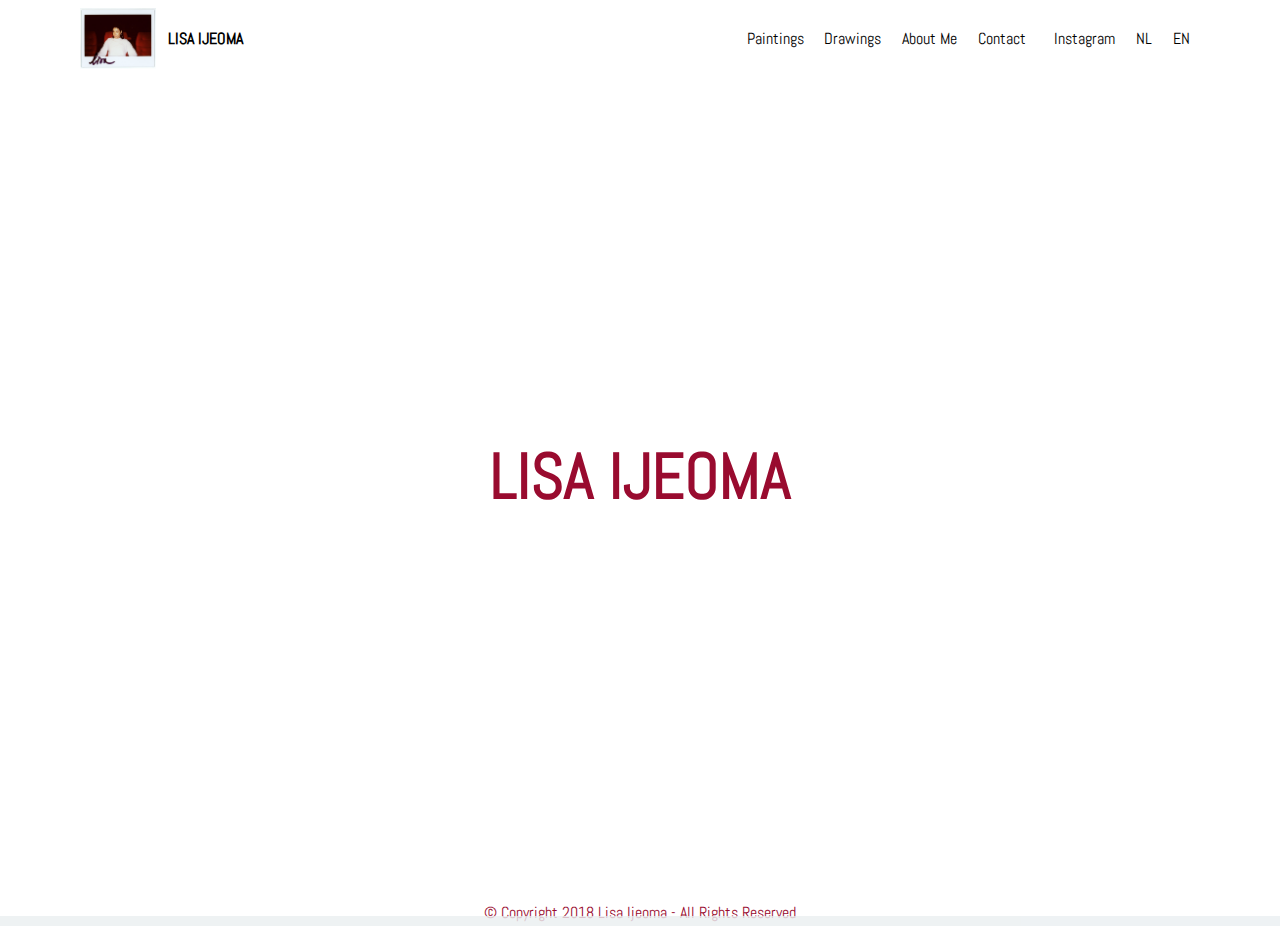
<file: index.html>
<!DOCTYPE html>
<html >
<head>
  <!-- Site made with Mobirise Website Builder v4.6.5, https://mobirise.com -->
  <meta charset="UTF-8">
  <meta http-equiv="X-UA-Compatible" content="IE=edge">
  <meta name="generator" content="Mobirise v4.6.5, mobirise.com">
  <meta name="viewport" content="width=device-width, initial-scale=1, minimum-scale=1">
  <link rel="shortcut icon" href="assets/images/img-586-1244x1000.jpg" type="image/x-icon">
  <meta name="description" content="Lisa Ijeoma artist">
  <title>Home</title>
  <link rel="stylesheet" href="assets/web/assets/mobirise-icons/mobirise-icons.css">
  <link rel="stylesheet" href="assets/tether/tether.min.css">
  <link rel="stylesheet" href="assets/bootstrap/css/bootstrap.min.css">
  <link rel="stylesheet" href="assets/bootstrap/css/bootstrap-grid.min.css">
  <link rel="stylesheet" href="assets/bootstrap/css/bootstrap-reboot.min.css">
  <link rel="stylesheet" href="assets/dropdown/css/style.css">
  <link rel="stylesheet" href="assets/socicon/css/styles.css">
  <link rel="stylesheet" href="assets/theme/css/style.css">
  <link rel="stylesheet" href="assets/mobirise/css/mbr-additional.css" type="text/css">
  
  
  
</head>
<body>

<!-- Google Analytics -->
<!-- Global site tag (gtag.js) - Google Analytics -->
<script async src="https://www.googletagmanager.com/gtag/js?id=UA-114904527-1"></script>
<script>
  window.dataLayer = window.dataLayer || [];
  function gtag(){dataLayer.push(arguments);}
  gtag('js', new Date());

  gtag('config', 'UA-114904527-1');
</script>


<!-- /Google Analytics -->


  <section class="menu cid-qKdbff7tVi" once="menu" id="menu2-0">

    

    <nav class="navbar navbar-expand beta-menu navbar-dropdown align-items-center navbar-fixed-top navbar-toggleable-sm">
        <button class="navbar-toggler navbar-toggler-right" type="button" data-toggle="collapse" data-target="#navbarSupportedContent" aria-controls="navbarSupportedContent" aria-expanded="false" aria-label="Toggle navigation">
            <div class="hamburger">
                <span></span>
                <span></span>
                <span></span>
                <span></span>
            </div>
        </button>
        <div class="menu-logo">
            <div class="navbar-brand">
                <span class="navbar-logo">
                    <a href="https://mobirise.com">
                        <img src="assets/images/img-586-1244x1000.jpg" alt="Mobirise" title="" style="height: 3.8rem;">
                    </a>
                </span>
                <span class="navbar-caption-wrap"><a class="navbar-caption text-black display-5" href="index.html">
                        LISA IJEOMA</a></span>
            </div>
        </div>
        <div class="collapse navbar-collapse" id="navbarSupportedContent">
            <ul class="navbar-nav nav-dropdown nav-right" data-app-modern-menu="true"><li class="nav-item">
                    <a class="nav-link link text-black display-5" href="page3.html">
                        Paintings</a>
                </li><li class="nav-item"><a class="nav-link link text-black display-5" href="page4.html">Drawings</a></li><li class="nav-item"><a class="nav-link link text-black display-5" href="page1.html">
                        About Me</a></li><li class="nav-item dropdown"><a class="nav-link link text-black display-5" href="https://www.instagram.com/lisaijeoma_/">
                        Contact &nbsp; &nbsp; &nbsp; Instagram</a></li><li class="nav-item"><a class="nav-link link text-black display-5" href="https://lisaijeoma.github.io/nl/">NL</a></li><li class="nav-item"><a class="nav-link link text-black display-5" href="https://lisaijeoma.github.io/en/">EN</a></li></ul>
            
        </div>
    </nav>
</section>

<section class="engine"><a href="https://mobirise.ws/f">easy site builder</a></section><section class="cid-qKdcaaeFCJ mbr-fullscreen" id="header2-1">

    

    

    <div class="container align-center">
        <div class="row justify-content-md-center">
            <div class="mbr-white col-md-10">
                <h1 class="mbr-section-title mbr-bold pb-3 mbr-fonts-style display-1"><br>LISA IJEOMA</h1>
                
                
                
            </div>
        </div>
    </div>
    
</section>

<section once="" class="cid-qKXl9MWr2k" id="footer6-o">

    

    

    <div class="container">
        <div class="media-container-row align-center mbr-white">
            <div class="col-12">
                <p class="mbr-text mb-0 mbr-fonts-style display-7">
                    © Copyright 2018 Lisa Ijeoma - All Rights Reserved
                </p>
            </div>
        </div>
    </div>
</section>


  <script src="assets/web/assets/jquery/jquery.min.js"></script>
  <script src="assets/popper/popper.min.js"></script>
  <script src="assets/tether/tether.min.js"></script>
  <script src="assets/bootstrap/js/bootstrap.min.js"></script>
  <script src="assets/cookies-alert-plugin/cookies-alert-core.js"></script>
  <script src="assets/cookies-alert-plugin/cookies-alert-script.js"></script>
  <script src="assets/dropdown/js/script.min.js"></script>
  <script src="assets/touchswipe/jquery.touch-swipe.min.js"></script>
  <script src="assets/smoothscroll/smooth-scroll.js"></script>
  <script src="assets/theme/js/script.js"></script>
  
  
<input name="cookieData" type="hidden" data-cookie-text="Ik gebruik cookies om je de best mogelijke ervaring te geven. Lees hier het privacybeleid <a href='privacy.html'>cookie policy</a>.">
  </body>
</html>
</file>
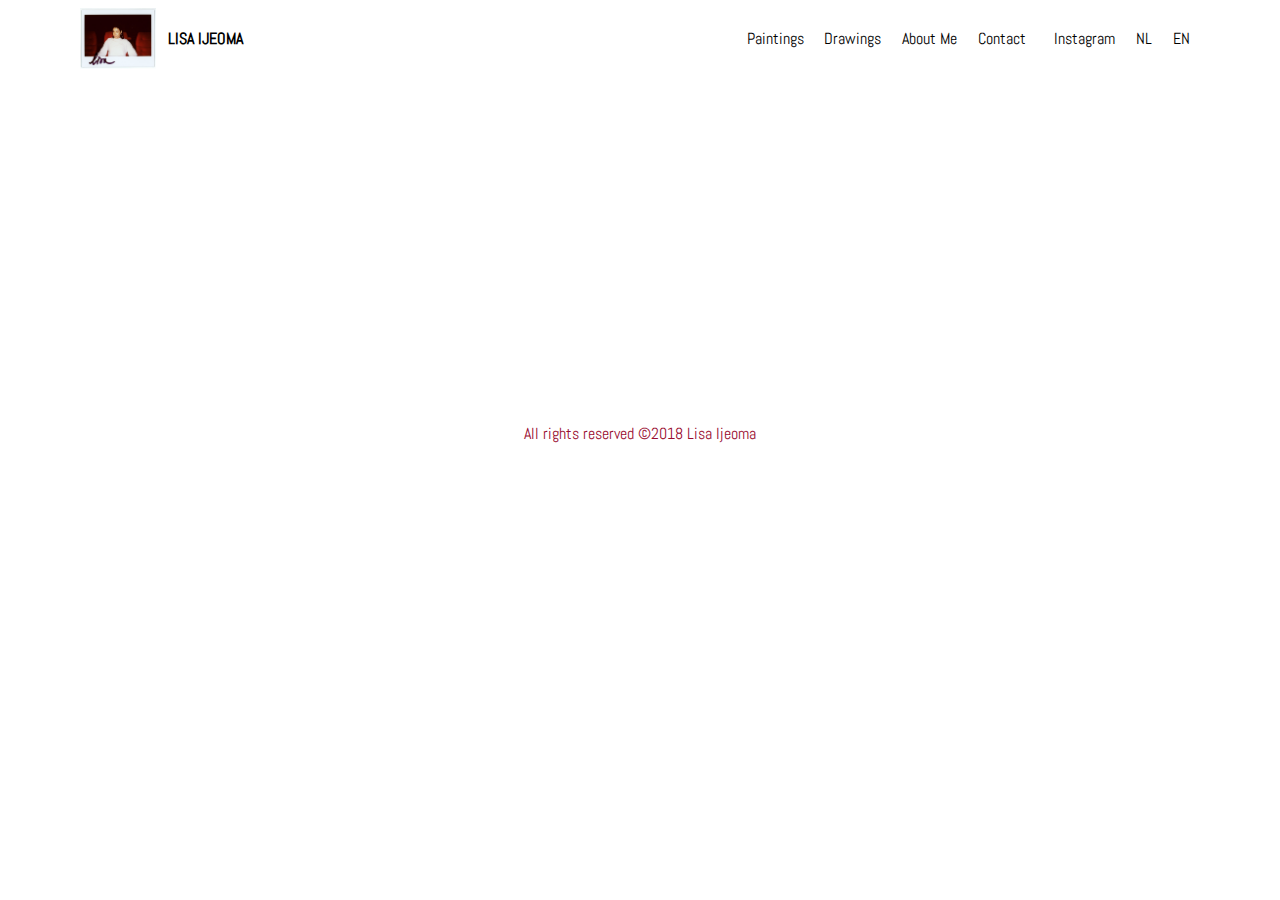
<file: copyright.html>
<!DOCTYPE html>
<html >
<head>
  <!-- Site made with Mobirise Website Builder v4.6.5, https://mobirise.com -->
  <meta charset="UTF-8">
  <meta http-equiv="X-UA-Compatible" content="IE=edge">
  <meta name="generator" content="Mobirise v4.6.5, mobirise.com">
  <meta name="viewport" content="width=device-width, initial-scale=1, minimum-scale=1">
  <link rel="shortcut icon" href="assets/images/img-586-1244x1000.jpg" type="image/x-icon">
  <meta name="description" content="Web Builder Description">
  <title>Copyright</title>
  <link rel="stylesheet" href="assets/web/assets/mobirise-icons/mobirise-icons.css">
  <link rel="stylesheet" href="assets/tether/tether.min.css">
  <link rel="stylesheet" href="assets/bootstrap/css/bootstrap.min.css">
  <link rel="stylesheet" href="assets/bootstrap/css/bootstrap-grid.min.css">
  <link rel="stylesheet" href="assets/bootstrap/css/bootstrap-reboot.min.css">
  <link rel="stylesheet" href="assets/dropdown/css/style.css">
  <link rel="stylesheet" href="assets/socicon/css/styles.css">
  <link rel="stylesheet" href="assets/theme/css/style.css">
  <link rel="stylesheet" href="assets/mobirise/css/mbr-additional.css" type="text/css">
  
  
  
</head>
<body>

<!-- Google Analytics -->
<!-- Global site tag (gtag.js) - Google Analytics -->
<script async src="https://www.googletagmanager.com/gtag/js?id=UA-114904527-1"></script>
<script>
  window.dataLayer = window.dataLayer || [];
  function gtag(){dataLayer.push(arguments);}
  gtag('js', new Date());

  gtag('config', 'UA-114904527-1');
</script>


<!-- /Google Analytics -->


  <section class="menu cid-qKdbff7tVi" once="menu" id="menu2-11">

    

    <nav class="navbar navbar-expand beta-menu navbar-dropdown align-items-center navbar-fixed-top navbar-toggleable-sm">
        <button class="navbar-toggler navbar-toggler-right" type="button" data-toggle="collapse" data-target="#navbarSupportedContent" aria-controls="navbarSupportedContent" aria-expanded="false" aria-label="Toggle navigation">
            <div class="hamburger">
                <span></span>
                <span></span>
                <span></span>
                <span></span>
            </div>
        </button>
        <div class="menu-logo">
            <div class="navbar-brand">
                <span class="navbar-logo">
                    <a href="https://mobirise.com">
                        <img src="assets/images/img-586-1244x1000.jpg" alt="Mobirise" title="" style="height: 3.8rem;">
                    </a>
                </span>
                <span class="navbar-caption-wrap"><a class="navbar-caption text-black display-5" href="index.html">
                        LISA IJEOMA</a></span>
            </div>
        </div>
        <div class="collapse navbar-collapse" id="navbarSupportedContent">
            <ul class="navbar-nav nav-dropdown nav-right" data-app-modern-menu="true"><li class="nav-item">
                    <a class="nav-link link text-black display-5" href="page3.html">
                        Paintings</a>
                </li><li class="nav-item"><a class="nav-link link text-black display-5" href="page4.html">Drawings</a></li><li class="nav-item"><a class="nav-link link text-black display-5" href="page1.html">
                        About Me</a></li><li class="nav-item dropdown"><a class="nav-link link text-black display-5" href="https://www.instagram.com/lisaijeoma_/">
                        Contact &nbsp; &nbsp; &nbsp; Instagram</a></li><li class="nav-item"><a class="nav-link link text-black display-5" href="https://lisaijeoma.github.io/nl/">NL</a></li><li class="nav-item"><a class="nav-link link text-black display-5" href="https://lisaijeoma.github.io/en/">EN</a></li></ul>
            
        </div>
    </nav>
</section>

<section class="engine"><a href="https://mobirise.ws/f">simple website maker</a></section><section class="cid-qMhjJvw7NN mbr-fullscreen" id="header2-13">

    

    

    <div class="container align-center">
        <div class="row justify-content-md-center">
            <div class="mbr-white col-md-10">
                
                
                <p class="mbr-text pb-3 mbr-fonts-style display-7">
                    All rights reserved ©2018 Lisa Ijeoma</p>
                
            </div>
        </div>
    </div>
    
</section>


  <script src="assets/web/assets/jquery/jquery.min.js"></script>
  <script src="assets/popper/popper.min.js"></script>
  <script src="assets/tether/tether.min.js"></script>
  <script src="assets/bootstrap/js/bootstrap.min.js"></script>
  <script src="assets/cookies-alert-plugin/cookies-alert-core.js"></script>
  <script src="assets/cookies-alert-plugin/cookies-alert-script.js"></script>
  <script src="assets/dropdown/js/script.min.js"></script>
  <script src="assets/touchswipe/jquery.touch-swipe.min.js"></script>
  <script src="assets/smoothscroll/smooth-scroll.js"></script>
  <script src="assets/theme/js/script.js"></script>
  
  
<input name="cookieData" type="hidden" data-cookie-text="Ik gebruik cookies om je de best mogelijke ervaring te geven. Lees hier het privacybeleid <a href='privacy.html'>cookie policy</a>.">
  </body>
</html>
</file>
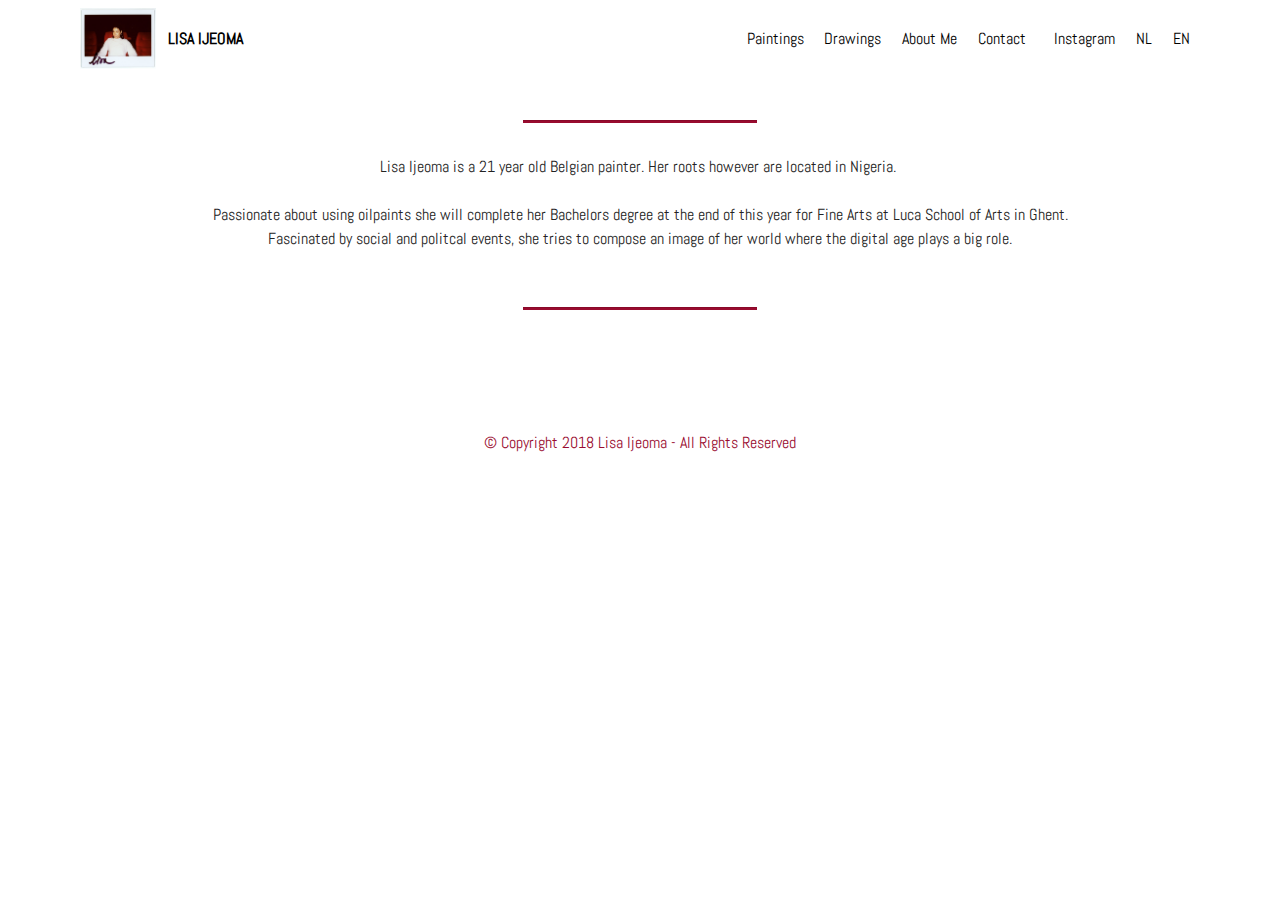
<file: page1.html>
<!DOCTYPE html>
<html >
<head>
  <!-- Site made with Mobirise Website Builder v4.6.5, https://mobirise.com -->
  <meta charset="UTF-8">
  <meta http-equiv="X-UA-Compatible" content="IE=edge">
  <meta name="generator" content="Mobirise v4.6.5, mobirise.com">
  <meta name="viewport" content="width=device-width, initial-scale=1, minimum-scale=1">
  <link rel="shortcut icon" href="assets/images/img-586-1244x1000.jpg" type="image/x-icon">
  <meta name="description" content="Web Site Creator Description">
  <title>About Me</title>
  <link rel="stylesheet" href="assets/tether/tether.min.css">
  <link rel="stylesheet" href="assets/bootstrap/css/bootstrap.min.css">
  <link rel="stylesheet" href="assets/bootstrap/css/bootstrap-grid.min.css">
  <link rel="stylesheet" href="assets/bootstrap/css/bootstrap-reboot.min.css">
  <link rel="stylesheet" href="assets/dropdown/css/style.css">
  <link rel="stylesheet" href="assets/socicon/css/styles.css">
  <link rel="stylesheet" href="assets/theme/css/style.css">
  <link rel="stylesheet" href="assets/mobirise/css/mbr-additional.css" type="text/css">
  
  
  
</head>
<body>

<!-- Google Analytics -->
<!-- Global site tag (gtag.js) - Google Analytics -->
<script async src="https://www.googletagmanager.com/gtag/js?id=UA-114904527-1"></script>
<script>
  window.dataLayer = window.dataLayer || [];
  function gtag(){dataLayer.push(arguments);}
  gtag('js', new Date());

  gtag('config', 'UA-114904527-1');
</script>


<!-- /Google Analytics -->


  <section class="menu cid-qKdbff7tVi" once="menu" id="menu2-2">

    

    <nav class="navbar navbar-expand beta-menu navbar-dropdown align-items-center navbar-fixed-top navbar-toggleable-sm">
        <button class="navbar-toggler navbar-toggler-right" type="button" data-toggle="collapse" data-target="#navbarSupportedContent" aria-controls="navbarSupportedContent" aria-expanded="false" aria-label="Toggle navigation">
            <div class="hamburger">
                <span></span>
                <span></span>
                <span></span>
                <span></span>
            </div>
        </button>
        <div class="menu-logo">
            <div class="navbar-brand">
                <span class="navbar-logo">
                    <a href="https://mobirise.com">
                        <img src="assets/images/img-586-1244x1000.jpg" alt="Mobirise" title="" style="height: 3.8rem;">
                    </a>
                </span>
                <span class="navbar-caption-wrap"><a class="navbar-caption text-black display-5" href="index.html">
                        LISA IJEOMA</a></span>
            </div>
        </div>
        <div class="collapse navbar-collapse" id="navbarSupportedContent">
            <ul class="navbar-nav nav-dropdown nav-right" data-app-modern-menu="true"><li class="nav-item">
                    <a class="nav-link link text-black display-5" href="page3.html">
                        Paintings</a>
                </li><li class="nav-item"><a class="nav-link link text-black display-5" href="page4.html">Drawings</a></li><li class="nav-item"><a class="nav-link link text-black display-5" href="page1.html">
                        About Me</a></li><li class="nav-item dropdown"><a class="nav-link link text-black display-5" href="https://www.instagram.com/lisaijeoma_/">
                        Contact &nbsp; &nbsp; &nbsp; Instagram</a></li><li class="nav-item"><a class="nav-link link text-black display-5" href="https://lisaijeoma.github.io/nl/">NL</a></li><li class="nav-item"><a class="nav-link link text-black display-5" href="https://lisaijeoma.github.io/en/">EN</a></li></ul>
            
        </div>
    </nav>
</section>

<section class="engine"><a href="https://mobirise.ws/g">how to create own website</a></section><section class="mbr-section article content9 cid-qKdjkqtYGd" id="content9-b">
    
     

    <div class="container">
        <div class="inner-container" style="width: 100%;">
            <hr class="line" style="width: 21%;">
            <div class="section-text align-center mbr-fonts-style display-5">Lisa Ijeoma is a 21 year old Belgian painter. Her roots however are located in Nigeria.&nbsp;<br><br>Passionate about using oilpaints she will complete her Bachelors degree at the end of this year for Fine Arts at Luca School of Arts in Ghent.<br>Fascinated by social and politcal events, she tries to compose an image of her world where the digital age plays a big role.<br><div><br></div><div><div></div></div></div>
            <hr class="line" style="width: 21%;">
        </div>
        </div>
</section>

<section once="" class="cid-qKXm7XZmnI" id="footer6-s">

    

    

    <div class="container">
        <div class="media-container-row align-center mbr-white">
            <div class="col-12">
                <p class="mbr-text mb-0 mbr-fonts-style display-7">
                    © Copyright 2018 Lisa Ijeoma - All Rights Reserved
                </p>
            </div>
        </div>
    </div>
</section>


  <script src="assets/web/assets/jquery/jquery.min.js"></script>
  <script src="assets/popper/popper.min.js"></script>
  <script src="assets/tether/tether.min.js"></script>
  <script src="assets/bootstrap/js/bootstrap.min.js"></script>
  <script src="assets/smoothscroll/smooth-scroll.js"></script>
  <script src="assets/cookies-alert-plugin/cookies-alert-core.js"></script>
  <script src="assets/cookies-alert-plugin/cookies-alert-script.js"></script>
  <script src="assets/dropdown/js/script.min.js"></script>
  <script src="assets/touchswipe/jquery.touch-swipe.min.js"></script>
  <script src="assets/theme/js/script.js"></script>
  
  
<input name="cookieData" type="hidden" data-cookie-text="Ik gebruik cookies om je de best mogelijke ervaring te geven. Lees hier het privacybeleid <a href='privacy.html'>cookie policy</a>.">
  </body>
</html>
</file>
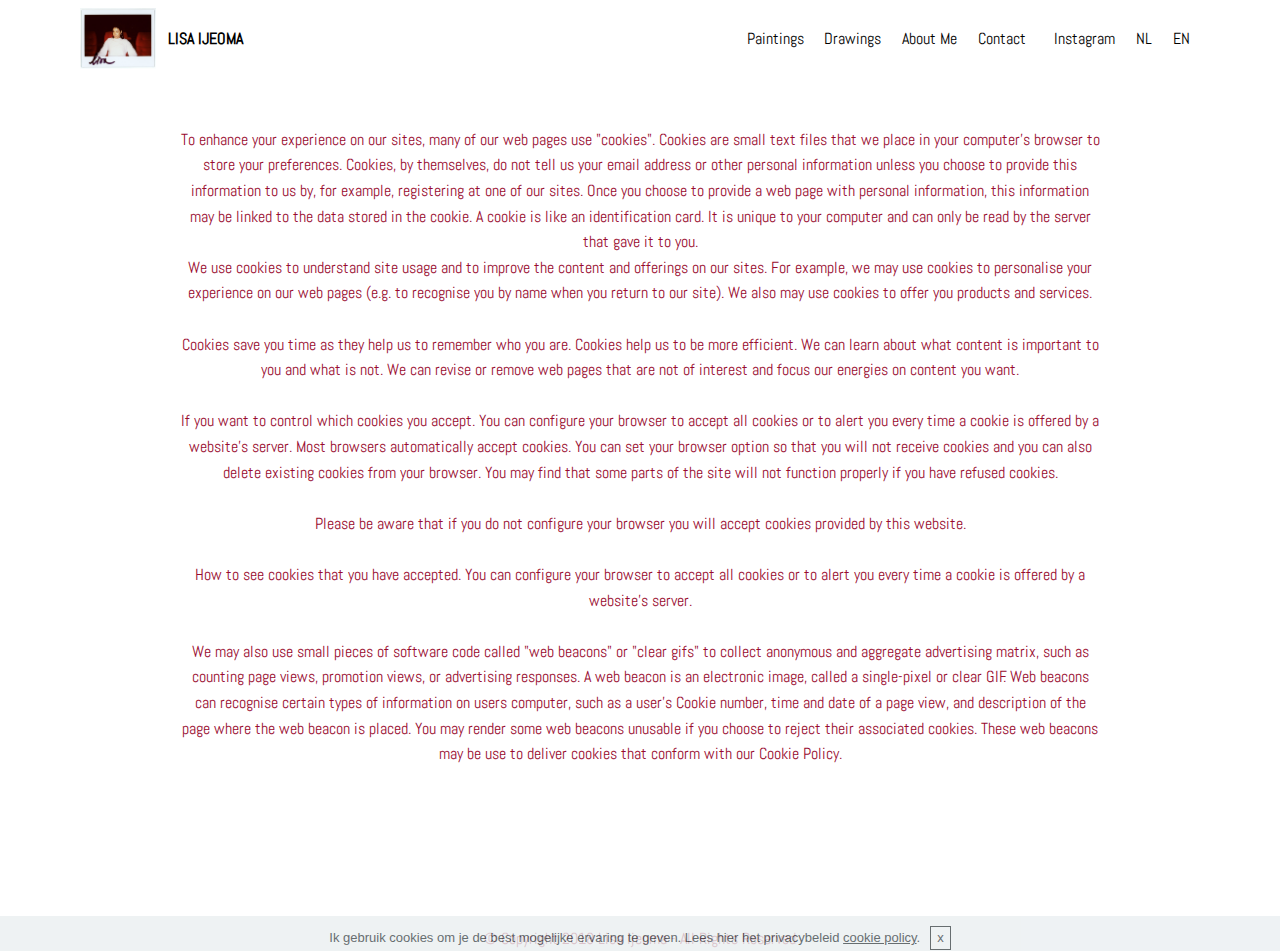
<file: page10.html>
<!DOCTYPE html>
<html >
<head>
  <!-- Site made with Mobirise Website Builder v4.6.5, https://mobirise.com -->
  <meta charset="UTF-8">
  <meta http-equiv="X-UA-Compatible" content="IE=edge">
  <meta name="generator" content="Mobirise v4.6.5, mobirise.com">
  <meta name="viewport" content="width=device-width, initial-scale=1, minimum-scale=1">
  <link rel="shortcut icon" href="assets/images/img-586-1244x1000.jpg" type="image/x-icon">
  <meta name="description" content="Website Builder Description">
  <title>Cookies &amp; Google analytics</title>
  <link rel="stylesheet" href="assets/web/assets/mobirise-icons/mobirise-icons.css">
  <link rel="stylesheet" href="assets/tether/tether.min.css">
  <link rel="stylesheet" href="assets/bootstrap/css/bootstrap.min.css">
  <link rel="stylesheet" href="assets/bootstrap/css/bootstrap-grid.min.css">
  <link rel="stylesheet" href="assets/bootstrap/css/bootstrap-reboot.min.css">
  <link rel="stylesheet" href="assets/dropdown/css/style.css">
  <link rel="stylesheet" href="assets/socicon/css/styles.css">
  <link rel="stylesheet" href="assets/theme/css/style.css">
  <link rel="stylesheet" href="assets/mobirise/css/mbr-additional.css" type="text/css">
  
  
  
</head>
<body>

<!-- Google Analytics -->
<!-- Global site tag (gtag.js) - Google Analytics -->
<script async src="https://www.googletagmanager.com/gtag/js?id=UA-114904527-1"></script>
<script>
  window.dataLayer = window.dataLayer || [];
  function gtag(){dataLayer.push(arguments);}
  gtag('js', new Date());

  gtag('config', 'UA-114904527-1');
</script>


<!-- /Google Analytics -->


  <section class="menu cid-qKdbff7tVi" once="menu" id="menu2-14">

    

    <nav class="navbar navbar-expand beta-menu navbar-dropdown align-items-center navbar-fixed-top navbar-toggleable-sm">
        <button class="navbar-toggler navbar-toggler-right" type="button" data-toggle="collapse" data-target="#navbarSupportedContent" aria-controls="navbarSupportedContent" aria-expanded="false" aria-label="Toggle navigation">
            <div class="hamburger">
                <span></span>
                <span></span>
                <span></span>
                <span></span>
            </div>
        </button>
        <div class="menu-logo">
            <div class="navbar-brand">
                <span class="navbar-logo">
                    <a href="https://mobirise.com">
                        <img src="assets/images/img-586-1244x1000.jpg" alt="Mobirise" title="" style="height: 3.8rem;">
                    </a>
                </span>
                <span class="navbar-caption-wrap"><a class="navbar-caption text-black display-5" href="index.html">
                        LISA IJEOMA</a></span>
            </div>
        </div>
        <div class="collapse navbar-collapse" id="navbarSupportedContent">
            <ul class="navbar-nav nav-dropdown nav-right" data-app-modern-menu="true"><li class="nav-item">
                    <a class="nav-link link text-black display-5" href="page3.html">
                        Paintings</a>
                </li><li class="nav-item"><a class="nav-link link text-black display-5" href="page4.html">Drawings</a></li><li class="nav-item"><a class="nav-link link text-black display-5" href="page1.html">
                        About Me</a></li><li class="nav-item dropdown"><a class="nav-link link text-black display-5" href="https://www.instagram.com/lisaijeoma_/">
                        Contact &nbsp; &nbsp; &nbsp; Instagram</a></li><li class="nav-item"><a class="nav-link link text-black display-5" href="https://lisaijeoma.github.io/nl/">NL</a></li><li class="nav-item"><a class="nav-link link text-black display-5" href="https://lisaijeoma.github.io/en/">EN</a></li></ul>
            
        </div>
    </nav>
</section>

<section class="engine"><a href="https://mobirise.ws/e">best website builder software</a></section><section once="" class="cid-qKXl9MWr2k" id="footer6-15">

    

    

    <div class="container">
        <div class="media-container-row align-center mbr-white">
            <div class="col-12">
                <p class="mbr-text mb-0 mbr-fonts-style display-7">
                    © Copyright 2018 Lisa Ijeoma - All Rights Reserved
                </p>
            </div>
        </div>
    </div>
</section>

<section class="cid-qMhmUjjMlc mbr-fullscreen" id="header2-16">

    

    

    <div class="container align-center">
        <div class="row justify-content-md-center">
            <div class="mbr-white col-md-10">
                
                
                <p class="mbr-text pb-3 mbr-fonts-style display-5">To enhance your experience on our sites, many of our web pages use "cookies". Cookies are small text files that we place in your computer's browser to store your preferences. Cookies, by themselves, do not tell us your email address or other personal information unless you choose to provide this information to us by, for example, registering at one of our sites. Once you choose to provide a web page with personal information, this information may be linked to the data stored in the cookie. A cookie is like an identification card. It is unique to your computer and can only be read by the server that gave it to you.<br>We use cookies to understand site usage and to improve the content and offerings on our sites. For example, we may use cookies to personalise your experience on our web pages (e.g. to recognise you by name when you return to our site). We also may use cookies to offer you products and services.<br><br>Cookies save you time as they help us to remember who you are. Cookies help us to be more efficient. We can learn about what content is important to you and what is not. We can revise or remove web pages that are not of interest and focus our energies on content you want.<br><br>If you want to control which cookies you accept. You can configure your browser to accept all cookies or to alert you every time a cookie is offered by a website's server. Most browsers automatically accept cookies. You can set your browser option so that you will not receive cookies and you can also delete existing cookies from your browser. You may find that some parts of the site will not function properly if you have refused cookies.<br><br>Please be aware that if you do not configure your browser you will accept cookies provided by this website.<br><br>How to see cookies that you have accepted. You can configure your browser to accept all cookies or to alert you every time a cookie is offered by a website's server.<br><br>We may also use small pieces of software code called "web beacons" or "clear gifs" to collect anonymous and aggregate advertising matrix, such as counting page views, promotion views, or advertising responses. A web beacon is an electronic image, called a single-pixel or clear GIF. Web beacons can recognise certain types of information on users computer, such as a user's Cookie number, time and date of a page view, and description of the page where the web beacon is placed. You may render some web beacons unusable if you choose to reject their associated cookies. These web beacons may be use to deliver cookies that conform with our Cookie Policy.<br><br>
                </p>
                
            </div>
        </div>
    </div>
    
</section>

<section once="" class="cid-qSB1TFpeBm" id="footer6-1q">

    

    

    <div class="container">
        <div class="media-container-row align-center mbr-white">
            <div class="col-12">
                <p class="mbr-text mb-0 mbr-fonts-style display-7">
                    © Copyright 2018 Lisa Ijeoma - All Rights Reserved
                </p>
            </div>
        </div>
    </div>
</section>


  <script src="assets/web/assets/jquery/jquery.min.js"></script>
  <script src="assets/popper/popper.min.js"></script>
  <script src="assets/tether/tether.min.js"></script>
  <script src="assets/bootstrap/js/bootstrap.min.js"></script>
  <script src="assets/cookies-alert-plugin/cookies-alert-core.js"></script>
  <script src="assets/cookies-alert-plugin/cookies-alert-script.js"></script>
  <script src="assets/dropdown/js/script.min.js"></script>
  <script src="assets/touchswipe/jquery.touch-swipe.min.js"></script>
  <script src="assets/smoothscroll/smooth-scroll.js"></script>
  <script src="assets/theme/js/script.js"></script>
  
  
<input name="cookieData" type="hidden" data-cookie-text="Ik gebruik cookies om je de best mogelijke ervaring te geven. Lees hier het privacybeleid <a href='privacy.html'>cookie policy</a>.">
  </body>
</html>
</file>
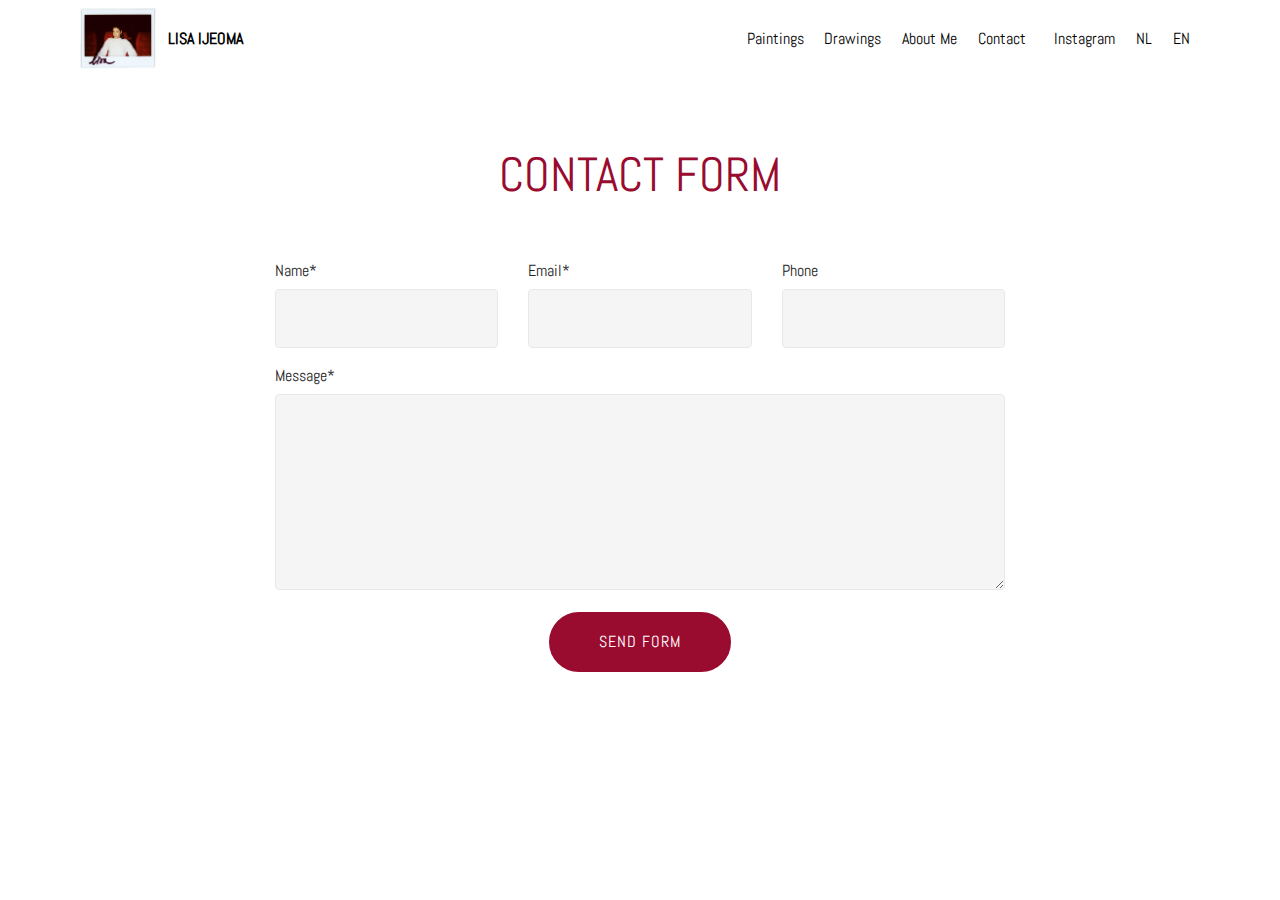
<file: page11.html>
<!DOCTYPE html>
<html >
<head>
  <!-- Site made with Mobirise Website Builder v4.6.5, https://mobirise.com -->
  <meta charset="UTF-8">
  <meta http-equiv="X-UA-Compatible" content="IE=edge">
  <meta name="generator" content="Mobirise v4.6.5, mobirise.com">
  <meta name="viewport" content="width=device-width, initial-scale=1, minimum-scale=1">
  <link rel="shortcut icon" href="assets/images/img-586-1244x1000.jpg" type="image/x-icon">
  <meta name="description" content="Web Site Maker Description">
  <title>Contact</title>
  <link rel="stylesheet" href="assets/tether/tether.min.css">
  <link rel="stylesheet" href="assets/bootstrap/css/bootstrap.min.css">
  <link rel="stylesheet" href="assets/bootstrap/css/bootstrap-grid.min.css">
  <link rel="stylesheet" href="assets/bootstrap/css/bootstrap-reboot.min.css">
  <link rel="stylesheet" href="assets/socicon/css/styles.css">
  <link rel="stylesheet" href="assets/dropdown/css/style.css">
  <link rel="stylesheet" href="assets/theme/css/style.css">
  <link rel="stylesheet" href="assets/mobirise/css/mbr-additional.css" type="text/css">
  
  
  
</head>
<body>

<!-- Google Analytics -->
<!-- Global site tag (gtag.js) - Google Analytics -->
<script async src="https://www.googletagmanager.com/gtag/js?id=UA-114904527-1"></script>
<script>
  window.dataLayer = window.dataLayer || [];
  function gtag(){dataLayer.push(arguments);}
  gtag('js', new Date());

  gtag('config', 'UA-114904527-1');
</script>


<!-- /Google Analytics -->


  <section class="menu cid-qKdbff7tVi" once="menu" id="menu2-17">

    

    <nav class="navbar navbar-expand beta-menu navbar-dropdown align-items-center navbar-fixed-top navbar-toggleable-sm">
        <button class="navbar-toggler navbar-toggler-right" type="button" data-toggle="collapse" data-target="#navbarSupportedContent" aria-controls="navbarSupportedContent" aria-expanded="false" aria-label="Toggle navigation">
            <div class="hamburger">
                <span></span>
                <span></span>
                <span></span>
                <span></span>
            </div>
        </button>
        <div class="menu-logo">
            <div class="navbar-brand">
                <span class="navbar-logo">
                    <a href="https://mobirise.com">
                        <img src="assets/images/img-586-1244x1000.jpg" alt="Mobirise" title="" style="height: 3.8rem;">
                    </a>
                </span>
                <span class="navbar-caption-wrap"><a class="navbar-caption text-black display-5" href="index.html">
                        LISA IJEOMA</a></span>
            </div>
        </div>
        <div class="collapse navbar-collapse" id="navbarSupportedContent">
            <ul class="navbar-nav nav-dropdown nav-right" data-app-modern-menu="true"><li class="nav-item">
                    <a class="nav-link link text-black display-5" href="page3.html">
                        Paintings</a>
                </li><li class="nav-item"><a class="nav-link link text-black display-5" href="page4.html">Drawings</a></li><li class="nav-item"><a class="nav-link link text-black display-5" href="page1.html">
                        About Me</a></li><li class="nav-item dropdown"><a class="nav-link link text-black display-5" href="https://www.instagram.com/lisaijeoma_/">
                        Contact &nbsp; &nbsp; &nbsp; Instagram</a></li><li class="nav-item"><a class="nav-link link text-black display-5" href="https://lisaijeoma.github.io/nl/">NL</a></li><li class="nav-item"><a class="nav-link link text-black display-5" href="https://lisaijeoma.github.io/en/">EN</a></li></ul>
            
        </div>
    </nav>
</section>

<section class="engine"><a href="https://mobirise.ws/m">drag and drop website maker</a></section><section once="" class="cid-qKXl9MWr2k" id="footer6-18">

    

    

    <div class="container">
        <div class="media-container-row align-center mbr-white">
            <div class="col-12">
                <p class="mbr-text mb-0 mbr-fonts-style display-7">
                    © Copyright 2018 Lisa Ijeoma - All Rights Reserved
                </p>
            </div>
        </div>
    </div>
</section>

<section class="mbr-section form1 cid-qMWermnwyN" id="form1-19">

    

    
    <div class="container">
        <div class="row justify-content-center">
            <div class="title col-12 col-lg-8">
                <h2 class="mbr-section-title align-center pb-3 mbr-fonts-style display-2">
                    CONTACT FORM
                </h2>
                
            </div>
        </div>
    </div>
    <div class="container">
        <div class="row justify-content-center">
            <div class="media-container-column col-lg-8" data-form-type="formoid">
                    <div data-form-alert="" hidden="">
                        Thanks for filling out the form!
                    </div>
            
                    <form class="mbr-form" action="https://mobirise.com/" method="post" data-form-title="Mobirise Form"><input type="hidden" name="email" data-form-email="true" value="bhw+mpVX8vU+7qaYvQN42+0B8d2Lyzk+KXt9Wo2SqISx7jLLZouXkKoc3l715MNa92EMm3+FTVZm6w7IJHWPvZKlZp3XNazkTBfmjBhdbtyyZnrpi+ehzrkoiSRIOY3/" data-form-field="Email">
                        <div class="row row-sm-offset">
                            <div class="col-md-4 multi-horizontal" data-for="name">
                                <div class="form-group">
                                    <label class="form-control-label mbr-fonts-style display-7" for="name-form1-19">Name*</label>
                                    <input type="text" class="form-control" name="name" data-form-field="Name" required="" id="name-form1-19">
                                </div>
                            </div>
                            <div class="col-md-4 multi-horizontal" data-for="email">
                                <div class="form-group">
                                    <label class="form-control-label mbr-fonts-style display-7" for="email-form1-19">Email*</label>
                                    <input type="email" class="form-control" name="email" data-form-field="Email" required="" id="email-form1-19">
                                </div>
                            </div>
                            <div class="col-md-4 multi-horizontal" data-for="phone">
                                <div class="form-group">
                                    <label class="form-control-label mbr-fonts-style display-7" for="phone-form1-19">Phone</label>
                                    <input type="tel" class="form-control" name="phone" data-form-field="Phone" id="phone-form1-19">
                                </div>
                            </div>
                        </div>
                        <div class="form-group" data-for="message">
                            <label class="form-control-label mbr-fonts-style display-7" for="message-form1-19">Message*</label>
                            <textarea type="text" class="form-control" name="message" rows="7" data-form-field="Message" id="message-form1-19"></textarea>
                        </div>
            
                        <span class="input-group-btn"><button href="" type="submit" class="btn btn-form btn-secondary display-5">SEND FORM</button></span>
                    </form>
            </div>
        </div>
    </div>
</section>


  <script src="assets/web/assets/jquery/jquery.min.js"></script>
  <script src="assets/popper/popper.min.js"></script>
  <script src="assets/tether/tether.min.js"></script>
  <script src="assets/bootstrap/js/bootstrap.min.js"></script>
  <script src="assets/touchswipe/jquery.touch-swipe.min.js"></script>
  <script src="assets/cookies-alert-plugin/cookies-alert-core.js"></script>
  <script src="assets/cookies-alert-plugin/cookies-alert-script.js"></script>
  <script src="assets/dropdown/js/script.min.js"></script>
  <script src="assets/smoothscroll/smooth-scroll.js"></script>
  <script src="assets/theme/js/script.js"></script>
  <script src="assets/formoid/formoid.min.js"></script>
  
  
<input name="cookieData" type="hidden" data-cookie-text="Ik gebruik cookies om je de best mogelijke ervaring te geven. Lees hier het privacybeleid <a href='privacy.html'>cookie policy</a>.">
  </body>
</html>
</file>
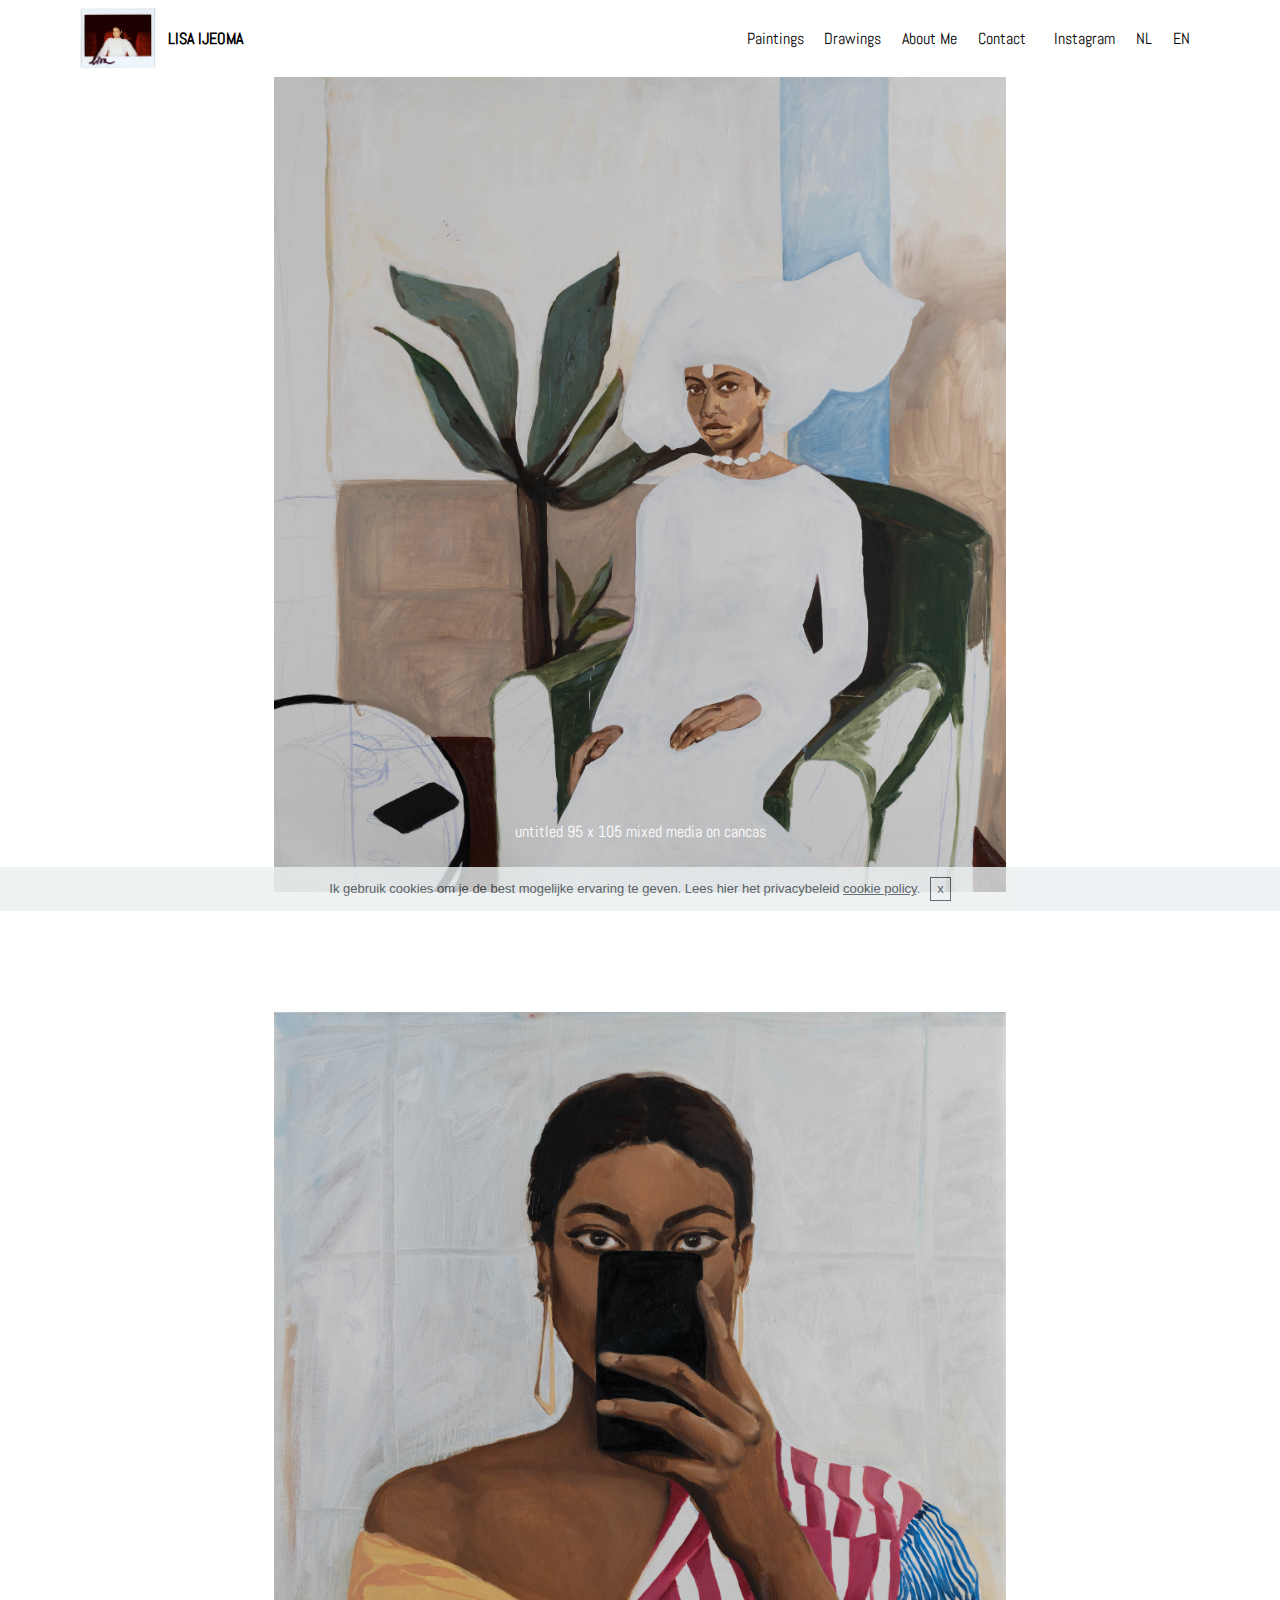
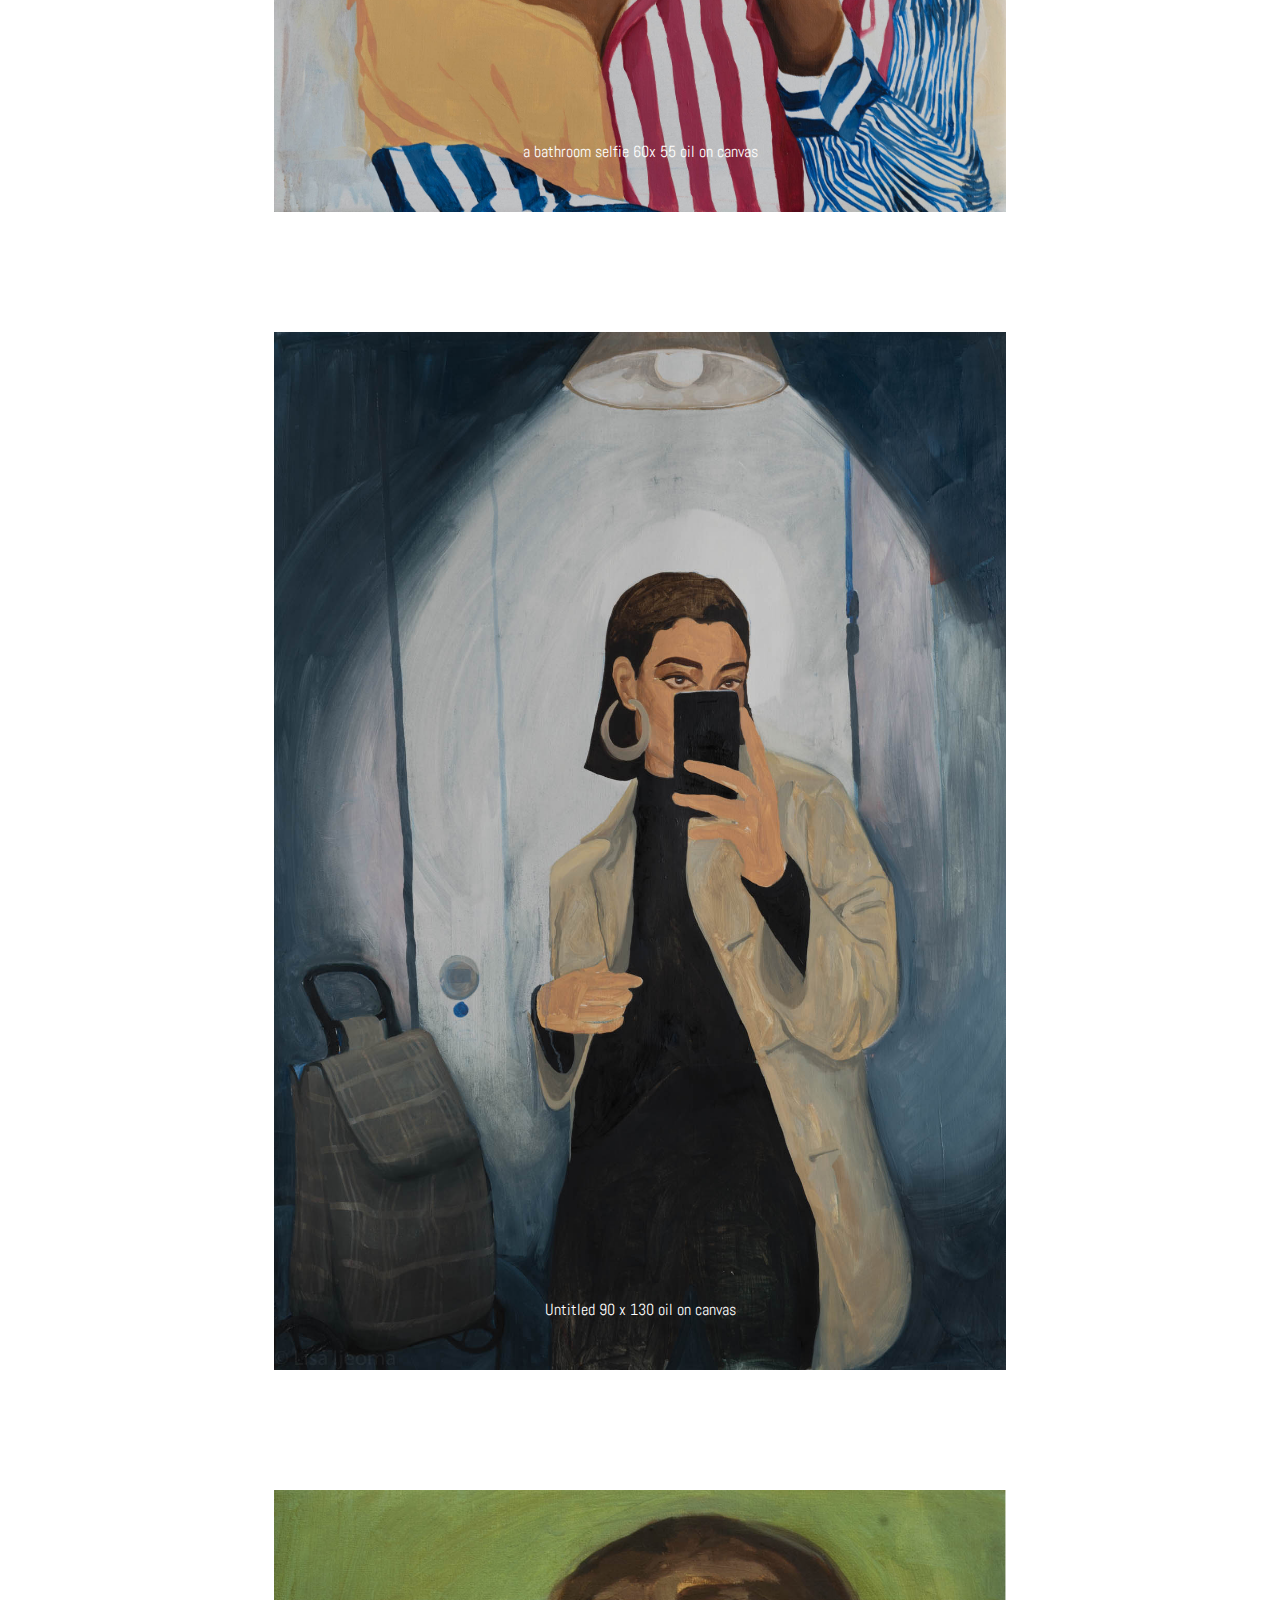
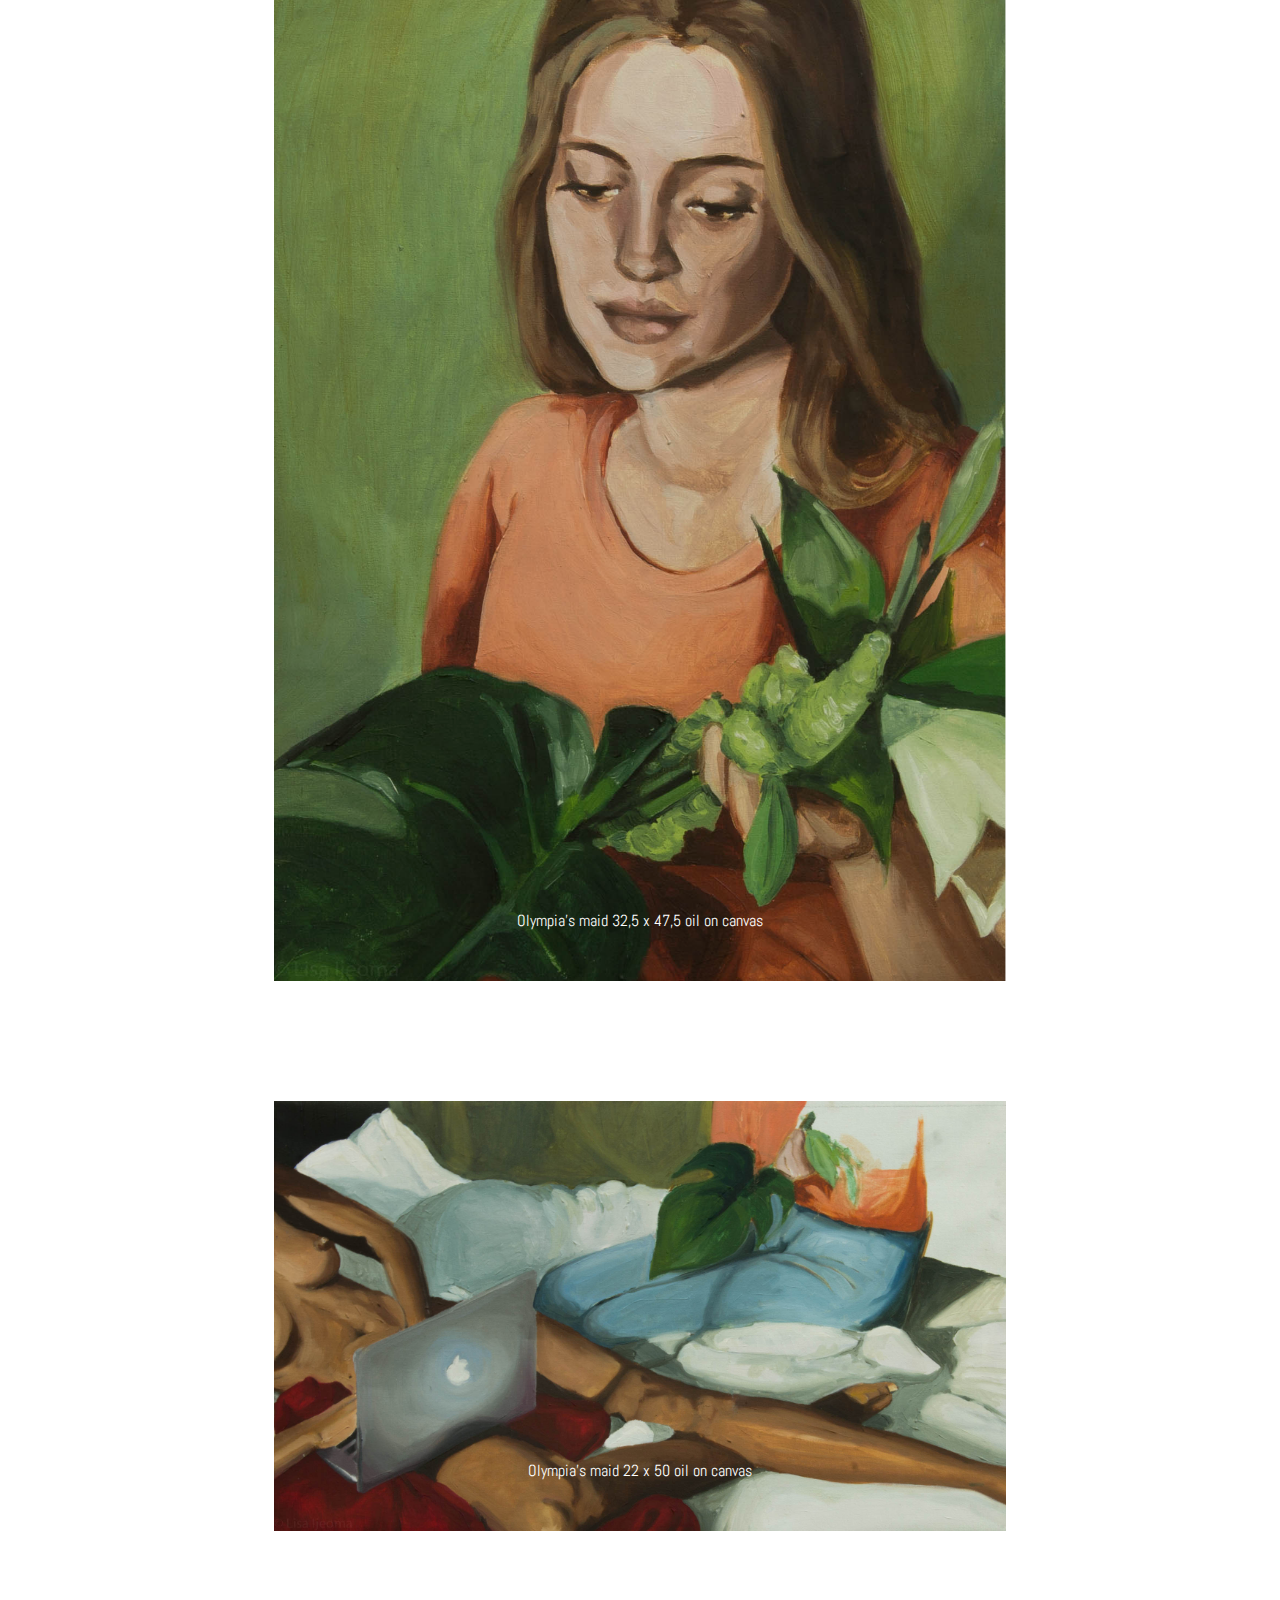
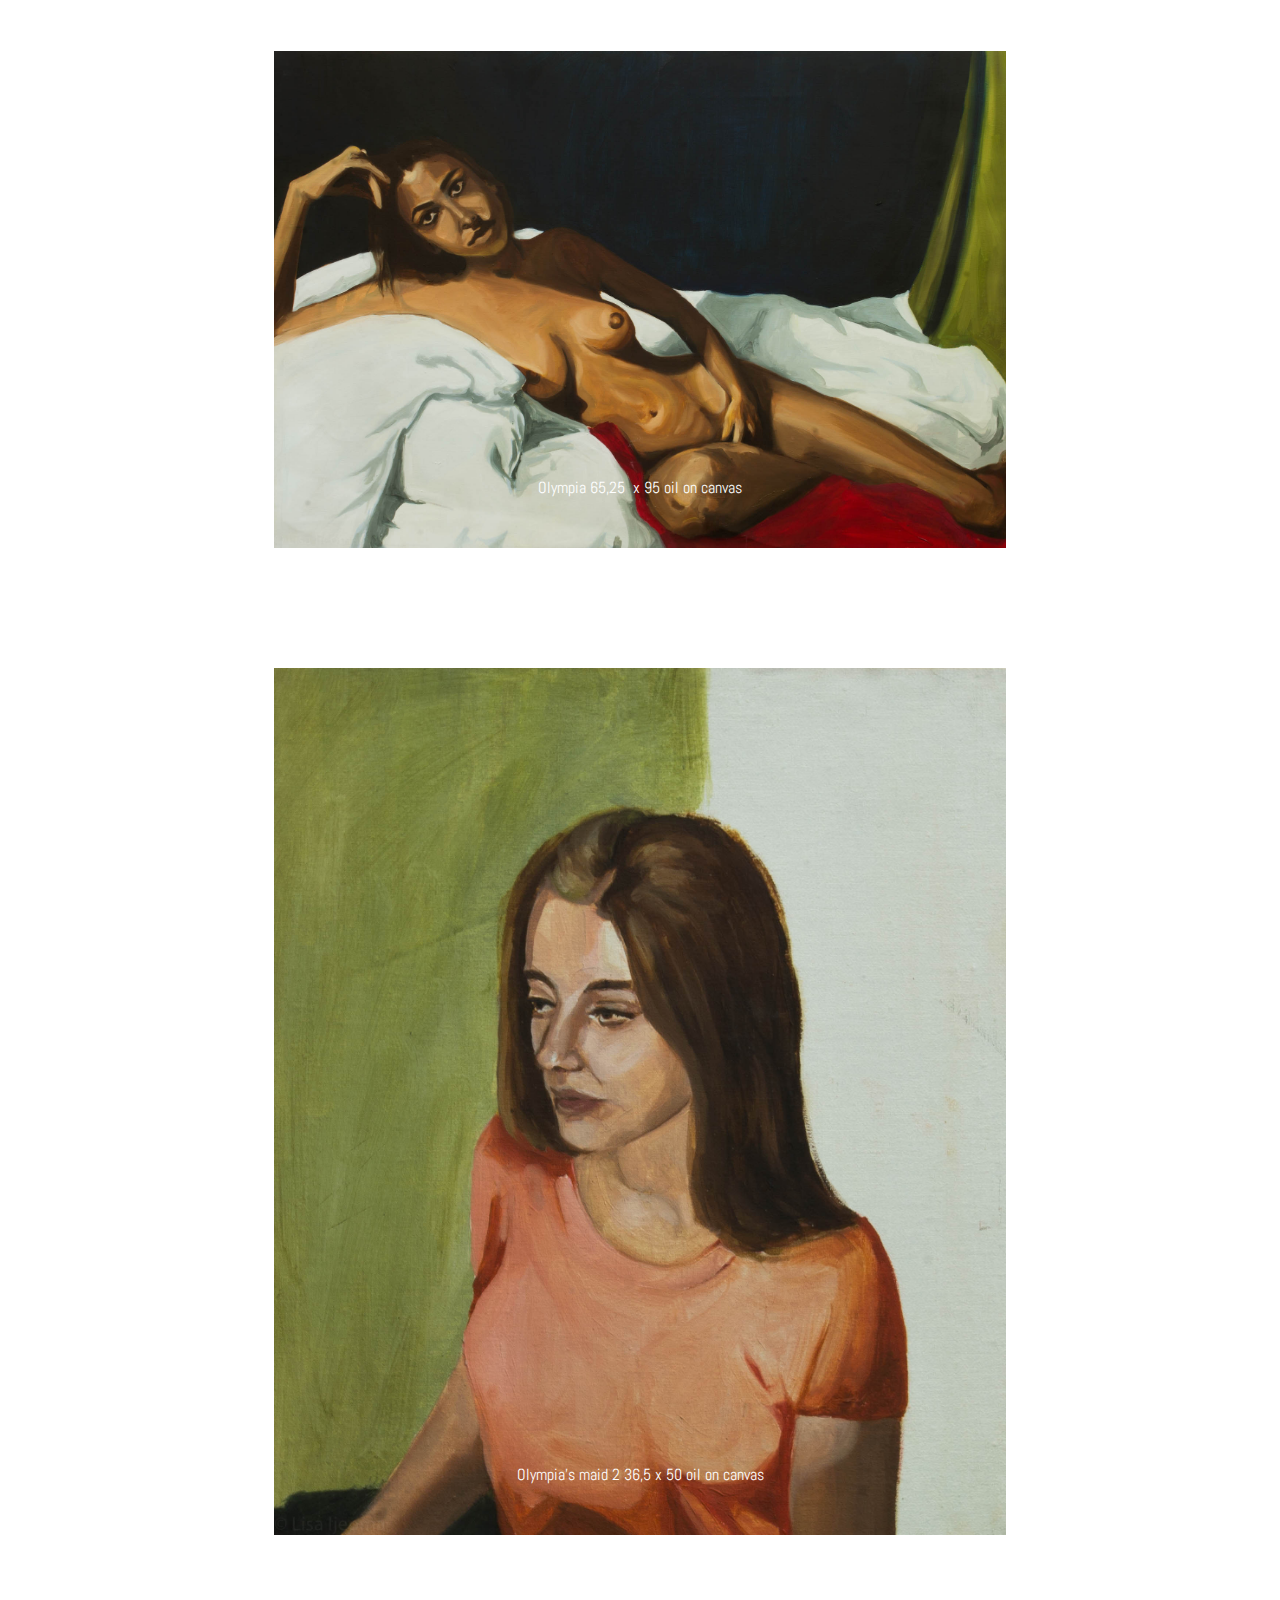
<file: page3.html>
<!DOCTYPE html>
<html >
<head>
  <!-- Site made with Mobirise Website Builder v4.6.5, https://mobirise.com -->
  <meta charset="UTF-8">
  <meta http-equiv="X-UA-Compatible" content="IE=edge">
  <meta name="generator" content="Mobirise v4.6.5, mobirise.com">
  <meta name="viewport" content="width=device-width, initial-scale=1, minimum-scale=1">
  <link rel="shortcut icon" href="assets/images/img-586-1244x1000.jpg" type="image/x-icon">
  <meta name="description" content="Web Page Maker Description">
  <title>Paintings</title>
  <link rel="stylesheet" href="assets/tether/tether.min.css">
  <link rel="stylesheet" href="assets/bootstrap/css/bootstrap.min.css">
  <link rel="stylesheet" href="assets/bootstrap/css/bootstrap-grid.min.css">
  <link rel="stylesheet" href="assets/bootstrap/css/bootstrap-reboot.min.css">
  <link rel="stylesheet" href="assets/dropdown/css/style.css">
  <link rel="stylesheet" href="assets/socicon/css/styles.css">
  <link rel="stylesheet" href="assets/theme/css/style.css">
  <link rel="stylesheet" href="assets/mobirise/css/mbr-additional.css" type="text/css">
  
  
  
</head>
<body>

<!-- Google Analytics -->
<!-- Global site tag (gtag.js) - Google Analytics -->
<script async src="https://www.googletagmanager.com/gtag/js?id=UA-114904527-1"></script>
<script>
  window.dataLayer = window.dataLayer || [];
  function gtag(){dataLayer.push(arguments);}
  gtag('js', new Date());

  gtag('config', 'UA-114904527-1');
</script>


<!-- /Google Analytics -->


  <section class="menu cid-qKdbff7tVi" once="menu" id="menu2-4">

    

    <nav class="navbar navbar-expand beta-menu navbar-dropdown align-items-center navbar-fixed-top navbar-toggleable-sm">
        <button class="navbar-toggler navbar-toggler-right" type="button" data-toggle="collapse" data-target="#navbarSupportedContent" aria-controls="navbarSupportedContent" aria-expanded="false" aria-label="Toggle navigation">
            <div class="hamburger">
                <span></span>
                <span></span>
                <span></span>
                <span></span>
            </div>
        </button>
        <div class="menu-logo">
            <div class="navbar-brand">
                <span class="navbar-logo">
                    <a href="https://mobirise.com">
                        <img src="assets/images/img-586-1244x1000.jpg" alt="Mobirise" title="" style="height: 3.8rem;">
                    </a>
                </span>
                <span class="navbar-caption-wrap"><a class="navbar-caption text-black display-5" href="index.html">
                        LISA IJEOMA</a></span>
            </div>
        </div>
        <div class="collapse navbar-collapse" id="navbarSupportedContent">
            <ul class="navbar-nav nav-dropdown nav-right" data-app-modern-menu="true"><li class="nav-item">
                    <a class="nav-link link text-black display-5" href="page3.html">
                        Paintings</a>
                </li><li class="nav-item"><a class="nav-link link text-black display-5" href="page4.html">Drawings</a></li><li class="nav-item"><a class="nav-link link text-black display-5" href="page1.html">
                        About Me</a></li><li class="nav-item dropdown"><a class="nav-link link text-black display-5" href="https://www.instagram.com/lisaijeoma_/">
                        Contact &nbsp; &nbsp; &nbsp; Instagram</a></li><li class="nav-item"><a class="nav-link link text-black display-5" href="https://lisaijeoma.github.io/nl/">NL</a></li><li class="nav-item"><a class="nav-link link text-black display-5" href="https://lisaijeoma.github.io/en/">EN</a></li></ul>
            
        </div>
    </nav>
</section>

<section class="engine"><a href="https://mobirise.ws/n">free website creator app</a></section><section class="cid-qSAPVkeWrX" id="image1-1m">

    

    <figure class="mbr-figure container">
            <div class="image-block" style="width: 66%;">
                <img src="assets/images/img1986.jpg" width="1400" alt="Mobirise" title="">
                <figcaption class="mbr-figure-caption mbr-figure-caption-over">
                    <div class="container pb-5 mbr-white align-center mbr-fonts-style display-5">untitled 95 x 105 mixed media on cancas</div>
                </figcaption>
            </div>
    </figure>
</section>

<section class="cid-qSAQj2UJoe" id="image1-1n">

    

    <figure class="mbr-figure container">
            <div class="image-block" style="width: 66%;">
                <img src="assets/images/img1985.jpg" width="1400" alt="Mobirise" title="">
                <figcaption class="mbr-figure-caption mbr-figure-caption-over">
                    <div class="container pb-5 mbr-white align-center mbr-fonts-style display-5">
                        a bathroom selfie 60x 55 oil on canvas</div>
                </figcaption>
            </div>
    </figure>
</section>

<section class="cid-qSAQAejZ5Y" id="image1-1o">

    

    <figure class="mbr-figure container">
            <div class="image-block" style="width: 66%;">
                <img src="assets/images/img1987.jpg" width="1400" alt="Mobirise" title="">
                <figcaption class="mbr-figure-caption mbr-figure-caption-over">
                    <div class="container pb-5 mbr-white align-center mbr-fonts-style display-5">
                        Untitled 90 x 130 oil on canvas</div>
                </figcaption>
            </div>
    </figure>
</section>

<section class="cid-qRKhyU11MM" id="image1-1d">

    

    <figure class="mbr-figure container">
            <div class="image-block" style="width: 66%;">
                <img src="assets/images/mg-7718.jpg" width="1400" alt="Mobirise" title="">
                <figcaption class="mbr-figure-caption mbr-figure-caption-over">
                    <div class="container pb-5 mbr-white align-center mbr-fonts-style display-5">
                        Olympia's maid 32,5 x 47,5 oil on canvas<br></div>
                </figcaption>
            </div>
    </figure>
</section>

<section class="cid-qRKiglgg5B" id="image1-1e">

    

    <figure class="mbr-figure container">
            <div class="image-block" style="width: 66%;">
                <img src="assets/images/mg-7717.jpg" width="1400" alt="Mobirise" title="">
                <figcaption class="mbr-figure-caption mbr-figure-caption-over">
                    <div class="container pb-5 mbr-white align-center mbr-fonts-style display-5">Olympia's maid 22 x 50 oil on canvas</div>
                </figcaption>
            </div>
    </figure>
</section>

<section class="cid-qRKigZw2qt" id="image1-1f">

    

    <figure class="mbr-figure container">
            <div class="image-block" style="width: 66%;">
                <img src="assets/images/mg-7711.jpg" width="1400" alt="Mobirise" title="">
                <figcaption class="mbr-figure-caption mbr-figure-caption-over">
                    <div class="container pb-5 mbr-white align-center mbr-fonts-style display-5">
                        Olympia 65,25 &nbsp;x 95 oil on canvas</div>
                </figcaption>
            </div>
    </figure>
</section>

<section class="cid-qSAMkXLz9l" id="image1-1g">

    

    <figure class="mbr-figure container">
            <div class="image-block" style="width: 66%;">
                <img src="assets/images/mg-7720.jpg" width="1400" alt="Mobirise" title="">
                <figcaption class="mbr-figure-caption mbr-figure-caption-over">
                    <div class="container pb-5 mbr-white align-center mbr-fonts-style display-5">
                        Olympia's maid 2 36,5 x 50 oil on canvas</div>
                </figcaption>
            </div>
    </figure>
</section>

<section once="" class="cid-qKXlyri0zb" id="footer6-p">

    

    

    <div class="container">
        <div class="media-container-row align-center mbr-white">
            <div class="col-12">
                <p class="mbr-text mb-0 mbr-fonts-style display-7">
                    © Copyright 2018 Lisa Ijeoma - All Rights Reserved
                </p>
            </div>
        </div>
    </div>
</section>


  <script src="assets/web/assets/jquery/jquery.min.js"></script>
  <script src="assets/popper/popper.min.js"></script>
  <script src="assets/tether/tether.min.js"></script>
  <script src="assets/bootstrap/js/bootstrap.min.js"></script>
  <script src="assets/smoothscroll/smooth-scroll.js"></script>
  <script src="assets/cookies-alert-plugin/cookies-alert-core.js"></script>
  <script src="assets/cookies-alert-plugin/cookies-alert-script.js"></script>
  <script src="assets/dropdown/js/script.min.js"></script>
  <script src="assets/touchswipe/jquery.touch-swipe.min.js"></script>
  <script src="assets/theme/js/script.js"></script>
  
  
<input name="cookieData" type="hidden" data-cookie-text="Ik gebruik cookies om je de best mogelijke ervaring te geven. Lees hier het privacybeleid <a href='privacy.html'>cookie policy</a>.">
  </body>
</html>
</file>
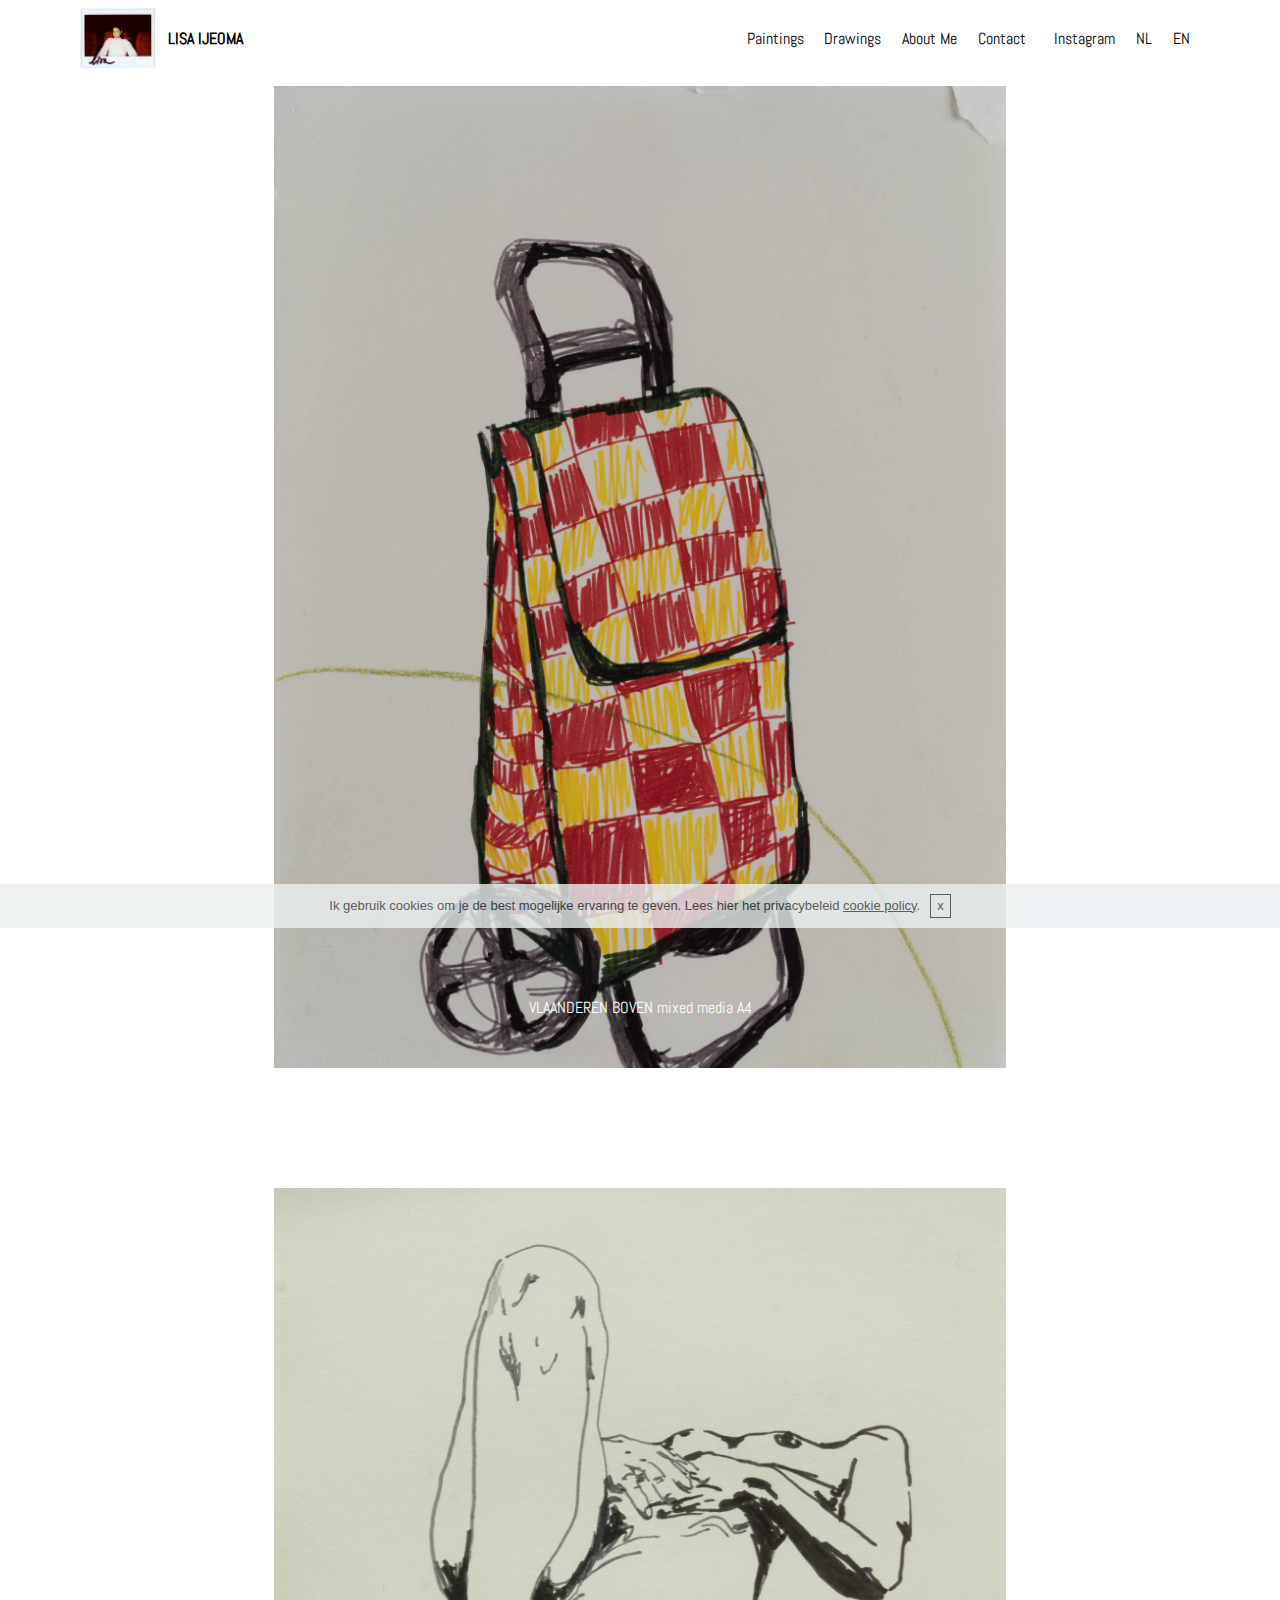
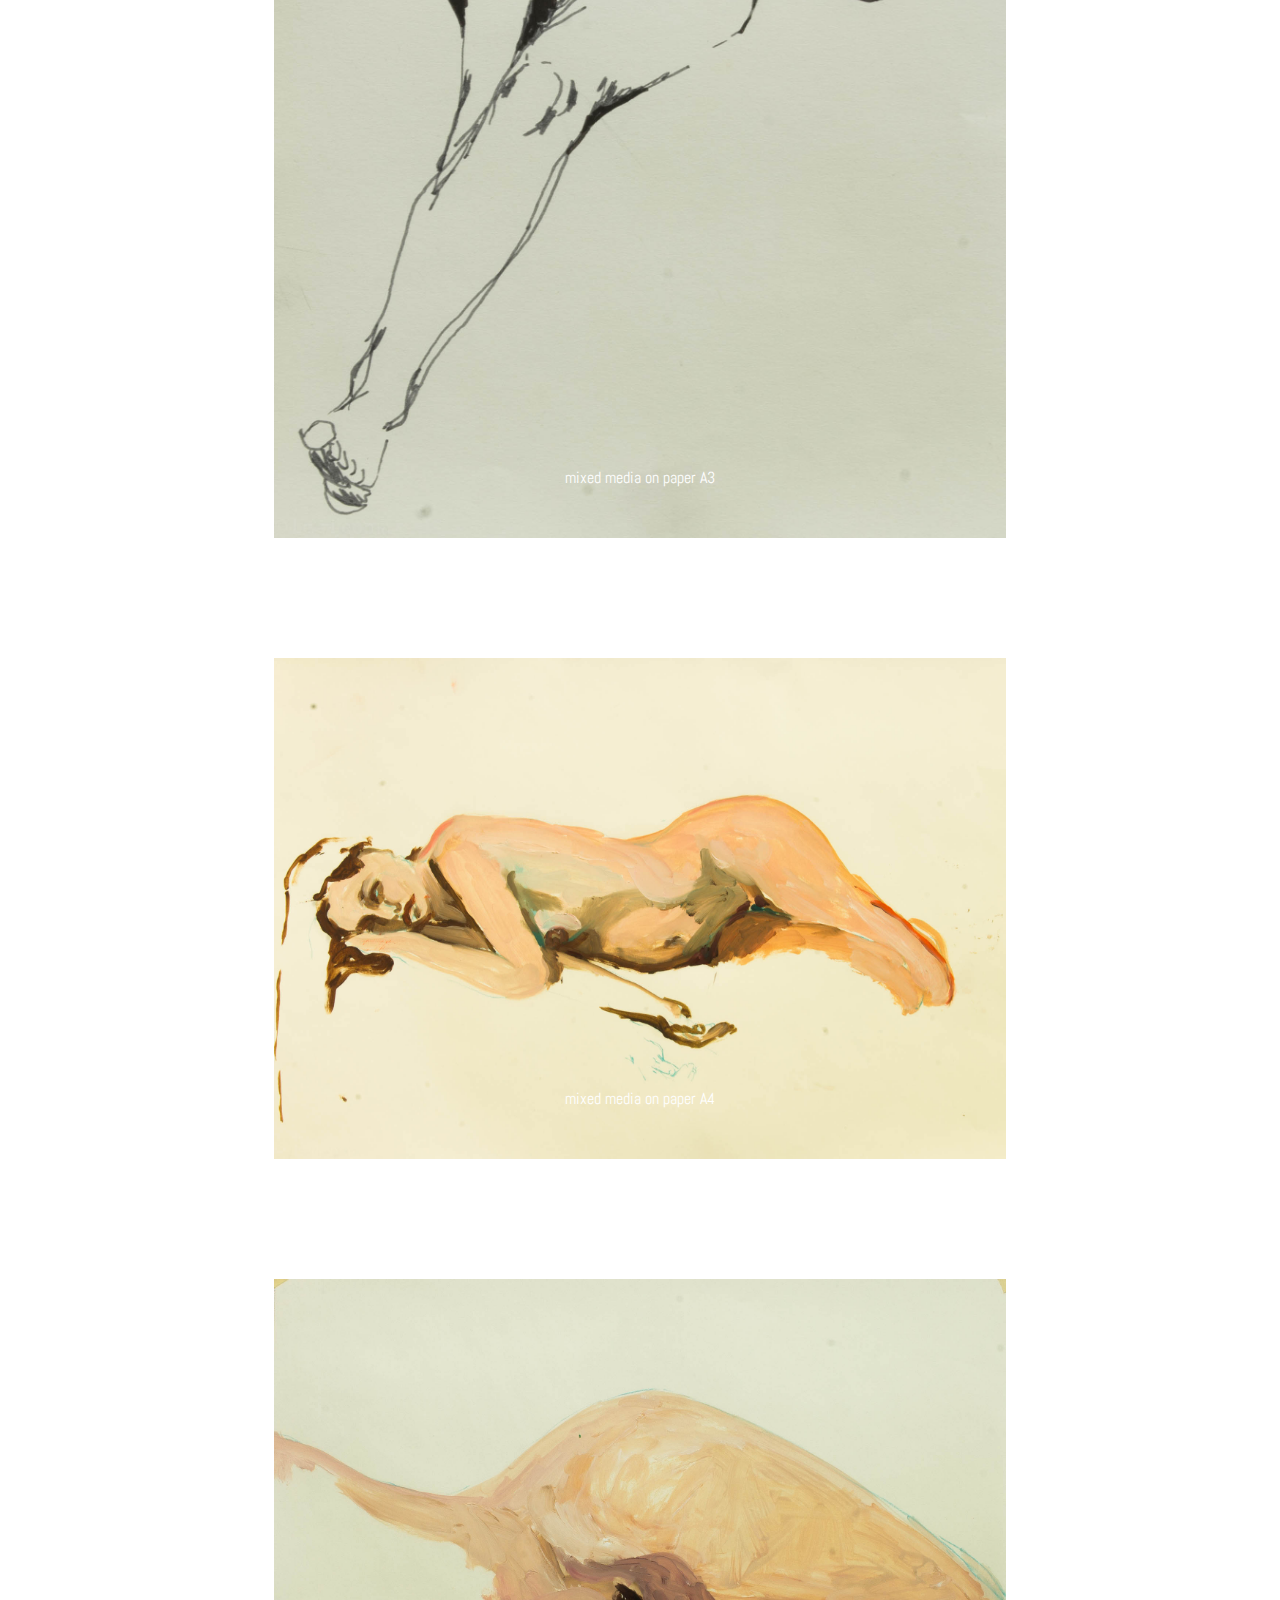
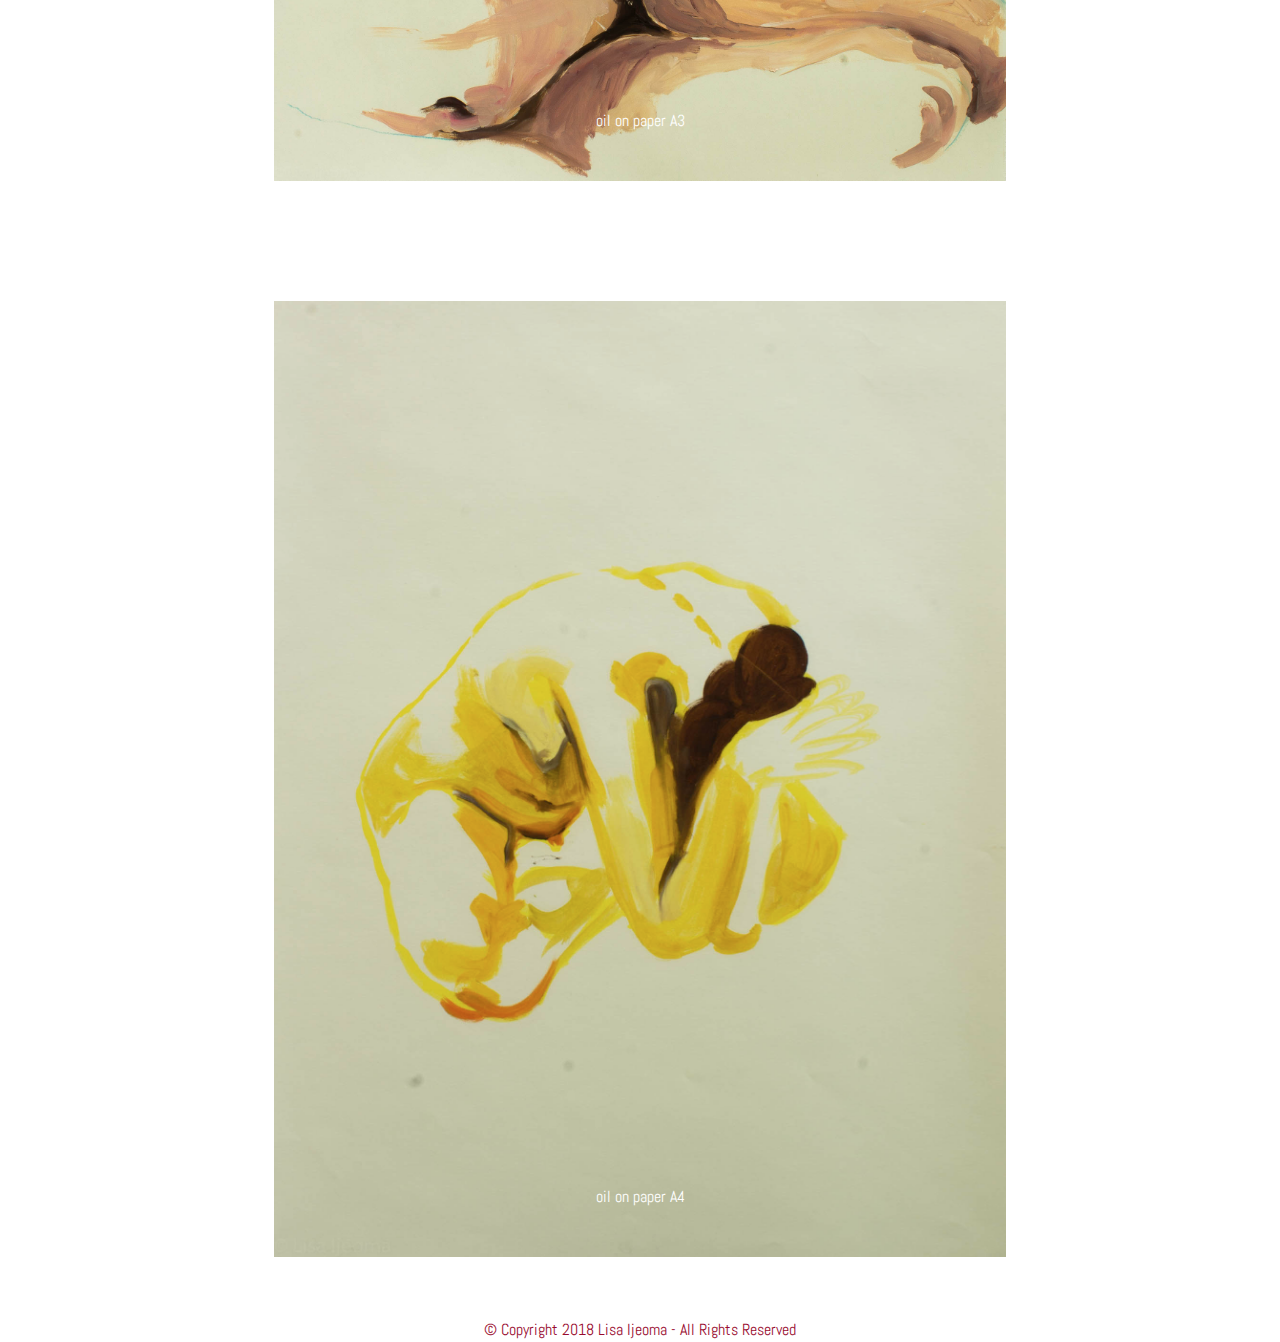
<file: page4.html>
<!DOCTYPE html>
<html >
<head>
  <!-- Site made with Mobirise Website Builder v4.6.5, https://mobirise.com -->
  <meta charset="UTF-8">
  <meta http-equiv="X-UA-Compatible" content="IE=edge">
  <meta name="generator" content="Mobirise v4.6.5, mobirise.com">
  <meta name="viewport" content="width=device-width, initial-scale=1, minimum-scale=1">
  <link rel="shortcut icon" href="assets/images/img-586-1244x1000.jpg" type="image/x-icon">
  <meta name="description" content="Web Creator Description">
  <title>Drawings</title>
  <link rel="stylesheet" href="assets/tether/tether.min.css">
  <link rel="stylesheet" href="assets/bootstrap/css/bootstrap.min.css">
  <link rel="stylesheet" href="assets/bootstrap/css/bootstrap-grid.min.css">
  <link rel="stylesheet" href="assets/bootstrap/css/bootstrap-reboot.min.css">
  <link rel="stylesheet" href="assets/dropdown/css/style.css">
  <link rel="stylesheet" href="assets/socicon/css/styles.css">
  <link rel="stylesheet" href="assets/theme/css/style.css">
  <link rel="stylesheet" href="assets/mobirise/css/mbr-additional.css" type="text/css">
  
  
  
</head>
<body>

<!-- Google Analytics -->
<!-- Global site tag (gtag.js) - Google Analytics -->
<script async src="https://www.googletagmanager.com/gtag/js?id=UA-114904527-1"></script>
<script>
  window.dataLayer = window.dataLayer || [];
  function gtag(){dataLayer.push(arguments);}
  gtag('js', new Date());

  gtag('config', 'UA-114904527-1');
</script>


<!-- /Google Analytics -->


  <section class="menu cid-qKdbff7tVi" once="menu" id="menu2-5">

    

    <nav class="navbar navbar-expand beta-menu navbar-dropdown align-items-center navbar-fixed-top navbar-toggleable-sm">
        <button class="navbar-toggler navbar-toggler-right" type="button" data-toggle="collapse" data-target="#navbarSupportedContent" aria-controls="navbarSupportedContent" aria-expanded="false" aria-label="Toggle navigation">
            <div class="hamburger">
                <span></span>
                <span></span>
                <span></span>
                <span></span>
            </div>
        </button>
        <div class="menu-logo">
            <div class="navbar-brand">
                <span class="navbar-logo">
                    <a href="https://mobirise.com">
                        <img src="assets/images/img-586-1244x1000.jpg" alt="Mobirise" title="" style="height: 3.8rem;">
                    </a>
                </span>
                <span class="navbar-caption-wrap"><a class="navbar-caption text-black display-5" href="index.html">
                        LISA IJEOMA</a></span>
            </div>
        </div>
        <div class="collapse navbar-collapse" id="navbarSupportedContent">
            <ul class="navbar-nav nav-dropdown nav-right" data-app-modern-menu="true"><li class="nav-item">
                    <a class="nav-link link text-black display-5" href="page3.html">
                        Paintings</a>
                </li><li class="nav-item"><a class="nav-link link text-black display-5" href="page4.html">Drawings</a></li><li class="nav-item"><a class="nav-link link text-black display-5" href="page1.html">
                        About Me</a></li><li class="nav-item dropdown"><a class="nav-link link text-black display-5" href="https://www.instagram.com/lisaijeoma_/">
                        Contact &nbsp; &nbsp; &nbsp; Instagram</a></li><li class="nav-item"><a class="nav-link link text-black display-5" href="https://lisaijeoma.github.io/nl/">NL</a></li><li class="nav-item"><a class="nav-link link text-black display-5" href="https://lisaijeoma.github.io/en/">EN</a></li></ul>
            
        </div>
    </nav>
</section>

<section class="engine"><a href="https://mobirise.ws/p">open source website creator</a></section><section once="" class="cid-qKXlW4s5TO" id="footer6-r">

    

    

    <div class="container">
        <div class="media-container-row align-center mbr-white">
            <div class="col-12">
                <p class="mbr-text mb-0 mbr-fonts-style display-7">
                    © Copyright 2018 Lisa Ijeoma - All Rights Reserved
                </p>
            </div>
        </div>
    </div>
</section>

<section class="cid-qSAP90J5y7" id="image1-1l">

    

    <figure class="mbr-figure container">
            <div class="image-block" style="width: 66%;">
                <img src="assets/images/img1988.jpg" width="1400" alt="Mobirise" title="">
                <figcaption class="mbr-figure-caption mbr-figure-caption-over">
                    <div class="container pb-5 mbr-white align-center mbr-fonts-style display-5">
                        VLAANDEREN BOVEN mixed media A4</div>
                </figcaption>
            </div>
    </figure>
</section>

<section class="cid-qSAMBLmj42" id="image1-1h">

    

    <figure class="mbr-figure container">
            <div class="image-block" style="width: 66%;">
                <img src="assets/images/mg-7730.jpg" width="1400" alt="Mobirise" title="">
                <figcaption class="mbr-figure-caption mbr-figure-caption-over">
                    <div class="container pb-5 mbr-white align-center mbr-fonts-style display-5">
                        mixed media on paper A3</div>
                </figcaption>
            </div>
    </figure>
</section>

<section class="cid-qSAMLYVmR9" id="image1-1i">

    

    <figure class="mbr-figure container">
            <div class="image-block" style="width: 66%;">
                <img src="assets/images/mg-7738.jpg" width="1400" alt="Mobirise" title="">
                <figcaption class="mbr-figure-caption mbr-figure-caption-over">
                    <div class="container pb-5 mbr-white align-center mbr-fonts-style display-5">
                        mixed media on paper A4</div>
                </figcaption>
            </div>
    </figure>
</section>

<section class="cid-qSAN00FyIM" id="image1-1j">

    

    <figure class="mbr-figure container">
            <div class="image-block" style="width: 66%;">
                <img src="assets/images/mg-7740.jpg" width="1400" alt="Mobirise" title="">
                <figcaption class="mbr-figure-caption mbr-figure-caption-over">
                    <div class="container pb-5 mbr-white align-center mbr-fonts-style display-5">oil on paper A3</div>
                </figcaption>
            </div>
    </figure>
</section>

<section class="cid-qSANbFrLwf" id="image1-1k">

    

    <figure class="mbr-figure container">
            <div class="image-block" style="width: 66%;">
                <img src="assets/images/mg-7742.jpg" width="1400" alt="Mobirise" title="">
                <figcaption class="mbr-figure-caption mbr-figure-caption-over">
                    <div class="container pb-5 mbr-white align-center mbr-fonts-style display-5">
                        oil on paper A4</div>
                </figcaption>
            </div>
    </figure>
</section>

<section once="" class="cid-qSB0sgZu1Z" id="footer6-1p">

    

    

    <div class="container">
        <div class="media-container-row align-center mbr-white">
            <div class="col-12">
                <p class="mbr-text mb-0 mbr-fonts-style display-7">
                    © Copyright 2018 Lisa Ijeoma - All Rights Reserved
                </p>
            </div>
        </div>
    </div>
</section>


  <script src="assets/web/assets/jquery/jquery.min.js"></script>
  <script src="assets/popper/popper.min.js"></script>
  <script src="assets/tether/tether.min.js"></script>
  <script src="assets/bootstrap/js/bootstrap.min.js"></script>
  <script src="assets/smoothscroll/smooth-scroll.js"></script>
  <script src="assets/cookies-alert-plugin/cookies-alert-core.js"></script>
  <script src="assets/cookies-alert-plugin/cookies-alert-script.js"></script>
  <script src="assets/dropdown/js/script.min.js"></script>
  <script src="assets/touchswipe/jquery.touch-swipe.min.js"></script>
  <script src="assets/theme/js/script.js"></script>
  
  
<input name="cookieData" type="hidden" data-cookie-text="Ik gebruik cookies om je de best mogelijke ervaring te geven. Lees hier het privacybeleid <a href='privacy.html'>cookie policy</a>.">
  </body>
</html>
</file>
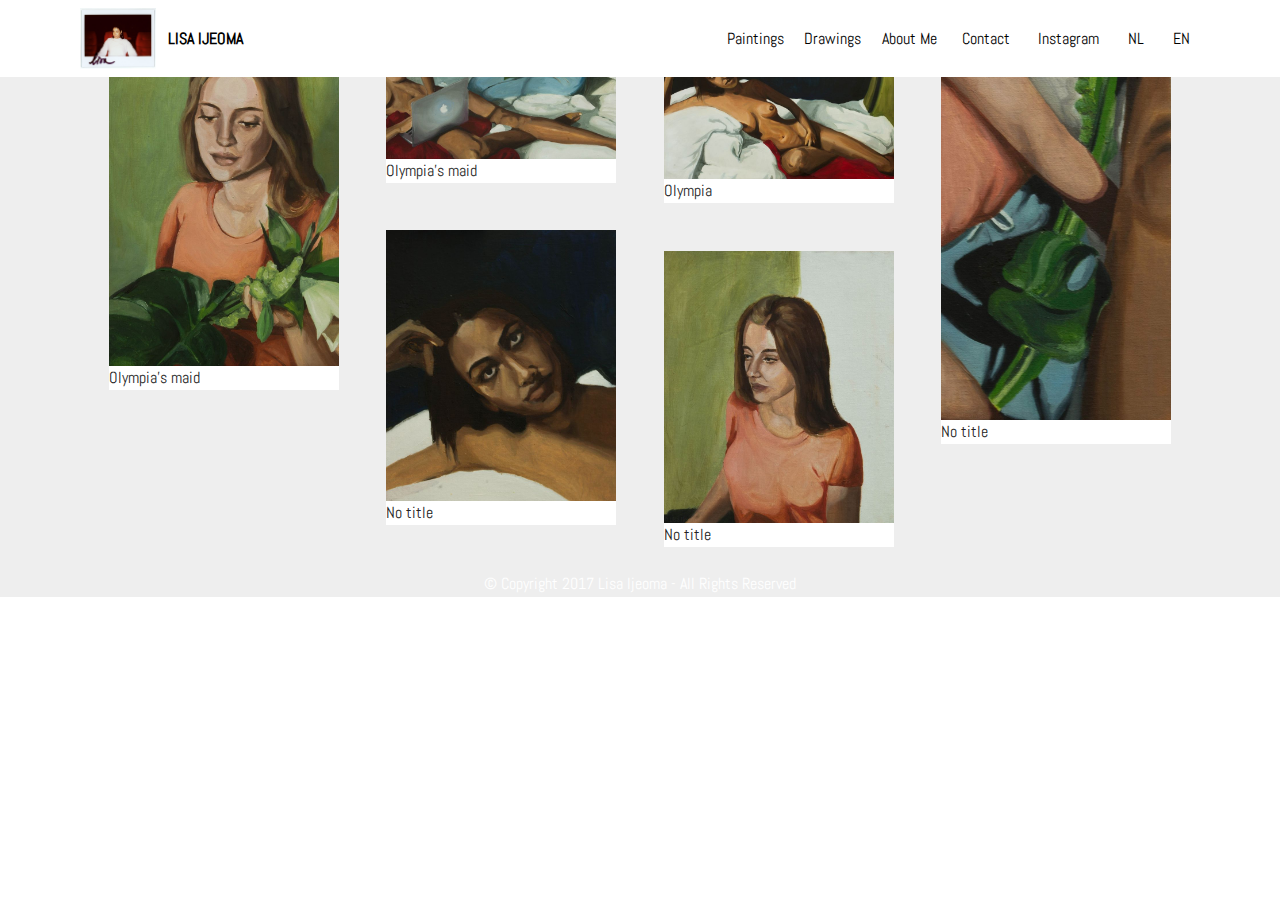
<file: page6.html>
<!DOCTYPE html>
<html >
<head>
  <!-- Site made with Mobirise Website Builder v4.6.5, https://mobirise.com -->
  <meta charset="UTF-8">
  <meta http-equiv="X-UA-Compatible" content="IE=edge">
  <meta name="generator" content="Mobirise v4.6.5, mobirise.com">
  <meta name="viewport" content="width=device-width, initial-scale=1, minimum-scale=1">
  <link rel="shortcut icon" href="assets/images/img-586-1244x1000.jpg" type="image/x-icon">
  <meta name="description" content="Web Builder Description">
  <title>Paintings O</title>
  <link rel="stylesheet" href="assets/web/assets/mobirise-icons/mobirise-icons.css">
  <link rel="stylesheet" href="assets/tether/tether.min.css">
  <link rel="stylesheet" href="assets/bootstrap/css/bootstrap.min.css">
  <link rel="stylesheet" href="assets/bootstrap/css/bootstrap-grid.min.css">
  <link rel="stylesheet" href="assets/bootstrap/css/bootstrap-reboot.min.css">
  <link rel="stylesheet" href="assets/dropdown/css/style.css">
  <link rel="stylesheet" href="assets/socicon/css/styles.css">
  <link rel="stylesheet" href="assets/theme/css/style.css">
  <link rel="stylesheet" href="assets/gallery/style.css">
  <link rel="stylesheet" href="assets/mobirise/css/mbr-additional.css" type="text/css">
  
  
  
</head>
<body>

<!-- Google Analytics -->
<!-- Global site tag (gtag.js) - Google Analytics -->
<script async src="https://www.googletagmanager.com/gtag/js?id=UA-114904527-1"></script>
<script>
  window.dataLayer = window.dataLayer || [];
  function gtag(){dataLayer.push(arguments);}
  gtag('js', new Date());

  gtag('config', 'UA-114904527-1');
</script>


<!-- /Google Analytics -->


  <section class="menu cid-qKdbff7tVi" once="menu" id="menu2-f">

    

    <nav class="navbar navbar-expand beta-menu navbar-dropdown align-items-center navbar-fixed-top navbar-toggleable-sm">
        <button class="navbar-toggler navbar-toggler-right" type="button" data-toggle="collapse" data-target="#navbarSupportedContent" aria-controls="navbarSupportedContent" aria-expanded="false" aria-label="Toggle navigation">
            <div class="hamburger">
                <span></span>
                <span></span>
                <span></span>
                <span></span>
            </div>
        </button>
        <div class="menu-logo">
            <div class="navbar-brand">
                <span class="navbar-logo">
                    <a href="https://mobirise.com">
                        <img src="assets/images/img-586-1244x1000.jpg" alt="Mobirise" title="" style="height: 3.8rem;">
                    </a>
                </span>
                <span class="navbar-caption-wrap"><a class="navbar-caption text-black display-5" href="index.html">
                        LISA IJEOMA</a></span>
            </div>
        </div>
        <div class="collapse navbar-collapse" id="navbarSupportedContent">
            <ul class="navbar-nav nav-dropdown nav-right" data-app-modern-menu="true"><li class="nav-item">
                    <a class="nav-link link text-success display-5" href="page3.html">
                        Paintings</a>
                </li><li class="nav-item"><a class="nav-link link text-success display-5" href="page4.html">
                        Drawings</a></li><li class="nav-item"><a class="nav-link link text-success display-5" href="page1.html">
                        About Me&nbsp;</a></li><li class="nav-item"><a class="nav-link link text-success display-5" href="https://www.instagram.com/lisaijeoma/">
                        Contact &nbsp; &nbsp; &nbsp; Instagram</a></li><li class="nav-item"><a class="nav-link link text-success display-5" href="https://lisaijeoma.github.io/nl/">&nbsp; NL</a></li><li class="nav-item"><a class="nav-link link text-success display-5" href="https://lisaijeoma.github.io/en/">&nbsp; EN</a></li></ul>
            
        </div>
    </nav>
</section>

<section class="engine"><a href="https://mobirise.ws/a">best free website builder</a></section><section class="mbr-gallery mbr-slider-carousel cid-qKXh14leMu" id="gallery3-l">

    

    <div class="container">
        <div><!-- Filter --><!-- Gallery --><div class="mbr-gallery-row"><div class="mbr-gallery-layout-default"><div><div><div class="mbr-gallery-item mbr-gallery-item--p3" data-video-url="false" data-tags="Awesome"><div href="#lb-gallery3-l" data-slide-to="0" data-toggle="modal"><img src="assets/images/mg-7716-800x1191.jpg" alt=""><span class="icon-focus"></span><span class="mbr-gallery-title mbr-fonts-style display-7">Olympia's maid</span></div></div><div class="mbr-gallery-item mbr-gallery-item--p3" data-video-url="false" data-tags="Responsive"><div href="#lb-gallery3-l" data-slide-to="1" data-toggle="modal"><img src="assets/images/mg-7717-800x470.jpg" alt=""><span class="icon-focus"></span><span class="mbr-gallery-title mbr-fonts-style display-7">Olympia's maid</span></div></div><div class="mbr-gallery-item mbr-gallery-item--p3" data-video-url="false" data-tags="Animated"><div href="#lb-gallery3-l" data-slide-to="2" data-toggle="modal"><img src="assets/images/mg-7711-800x542.jpg" alt=""><span class="icon-focus"></span><span class="mbr-gallery-title mbr-fonts-style display-7">Olympia</span></div></div><div class="mbr-gallery-item mbr-gallery-item--p3" data-video-url="false" data-tags="Creative"><div href="#lb-gallery3-l" data-slide-to="3" data-toggle="modal"><img src="assets/images/mg-7724-800x1380.jpg" alt=""><span class="icon-focus"></span><span class="mbr-gallery-title mbr-fonts-style display-7">No title</span></div></div><div class="mbr-gallery-item mbr-gallery-item--p3" data-video-url="false" data-tags="Awesome"><div href="#lb-gallery3-l" data-slide-to="4" data-toggle="modal"><img src="assets/images/mg-7721-800x944.jpg" alt=""><span class="icon-focus"></span><span class="mbr-gallery-title mbr-fonts-style display-7">No title</span></div></div><div class="mbr-gallery-item mbr-gallery-item--p3" data-video-url="false" data-tags="Creative"><div href="#lb-gallery3-l" data-slide-to="5" data-toggle="modal"><img src="assets/images/mg-7720-800x947.jpg" alt=""><span class="icon-focus"></span><span class="mbr-gallery-title mbr-fonts-style display-7">No title</span></div></div></div></div><div class="clearfix"></div></div></div><!-- Lightbox --><div data-app-prevent-settings="" class="mbr-slider modal fade carousel slide" tabindex="-1" data-keyboard="true" data-interval="false" id="lb-gallery3-l"><div class="modal-dialog"><div class="modal-content"><div class="modal-body"><div class="carousel-inner"><div class="carousel-item"><img src="assets/images/mg-7716.jpg" alt=""></div><div class="carousel-item"><img src="assets/images/mg-7717.jpg" alt=""></div><div class="carousel-item"><img src="assets/images/mg-7711.jpg" alt=""></div><div class="carousel-item"><img src="assets/images/mg-7724.jpg" alt=""></div><div class="carousel-item"><img src="assets/images/mg-7721.jpg" alt=""></div><div class="carousel-item active"><img src="assets/images/mg-7720.jpg" alt=""></div></div><a class="carousel-control carousel-control-prev" role="button" data-slide="prev" href="#lb-gallery3-l"><span class="mbri-left mbr-iconfont" aria-hidden="true"></span><span class="sr-only">Previous</span></a><a class="carousel-control carousel-control-next" role="button" data-slide="next" href="#lb-gallery3-l"><span class="mbri-right mbr-iconfont" aria-hidden="true"></span><span class="sr-only">Next</span></a><a class="close" href="#" role="button" data-dismiss="modal"><span class="sr-only">Close</span></a></div></div></div></div></div>
    </div>

</section>

<section once="" class="cid-qKXlMT7FVF" id="footer6-q">

    

    

    <div class="container">
        <div class="media-container-row align-center mbr-white">
            <div class="col-12">
                <p class="mbr-text mb-0 mbr-fonts-style display-5">
                    © Copyright 2017 Lisa Ijeoma - All Rights Reserved
                </p>
            </div>
        </div>
    </div>
</section>


  <script src="assets/web/assets/jquery/jquery.min.js"></script>
  <script src="assets/popper/popper.min.js"></script>
  <script src="assets/tether/tether.min.js"></script>
  <script src="assets/bootstrap/js/bootstrap.min.js"></script>
  <script src="assets/smoothscroll/smooth-scroll.js"></script>
  <script src="assets/cookies-alert-plugin/cookies-alert-core.js"></script>
  <script src="assets/cookies-alert-plugin/cookies-alert-script.js"></script>
  <script src="assets/dropdown/js/script.min.js"></script>
  <script src="assets/touchswipe/jquery.touch-swipe.min.js"></script>
  <script src="assets/bootstrapcarouselswipe/bootstrap-carousel-swipe.js"></script>
  <script src="assets/vimeoplayer/jquery.mb.vimeo_player.js"></script>
  <script src="assets/masonry/masonry.pkgd.min.js"></script>
  <script src="assets/imagesloaded/imagesloaded.pkgd.min.js"></script>
  <script src="assets/theme/js/script.js"></script>
  <script src="assets/gallery/player.min.js"></script>
  <script src="assets/gallery/script.js"></script>
  <script src="assets/slidervideo/script.js"></script>
  
  
<input name="cookieData" type="hidden" data-cookie-text="I use cookies to give you the best experience possible. Read our <a href='privacy.html'>cookie policy</a>.">
  </body>
</html>
</file>
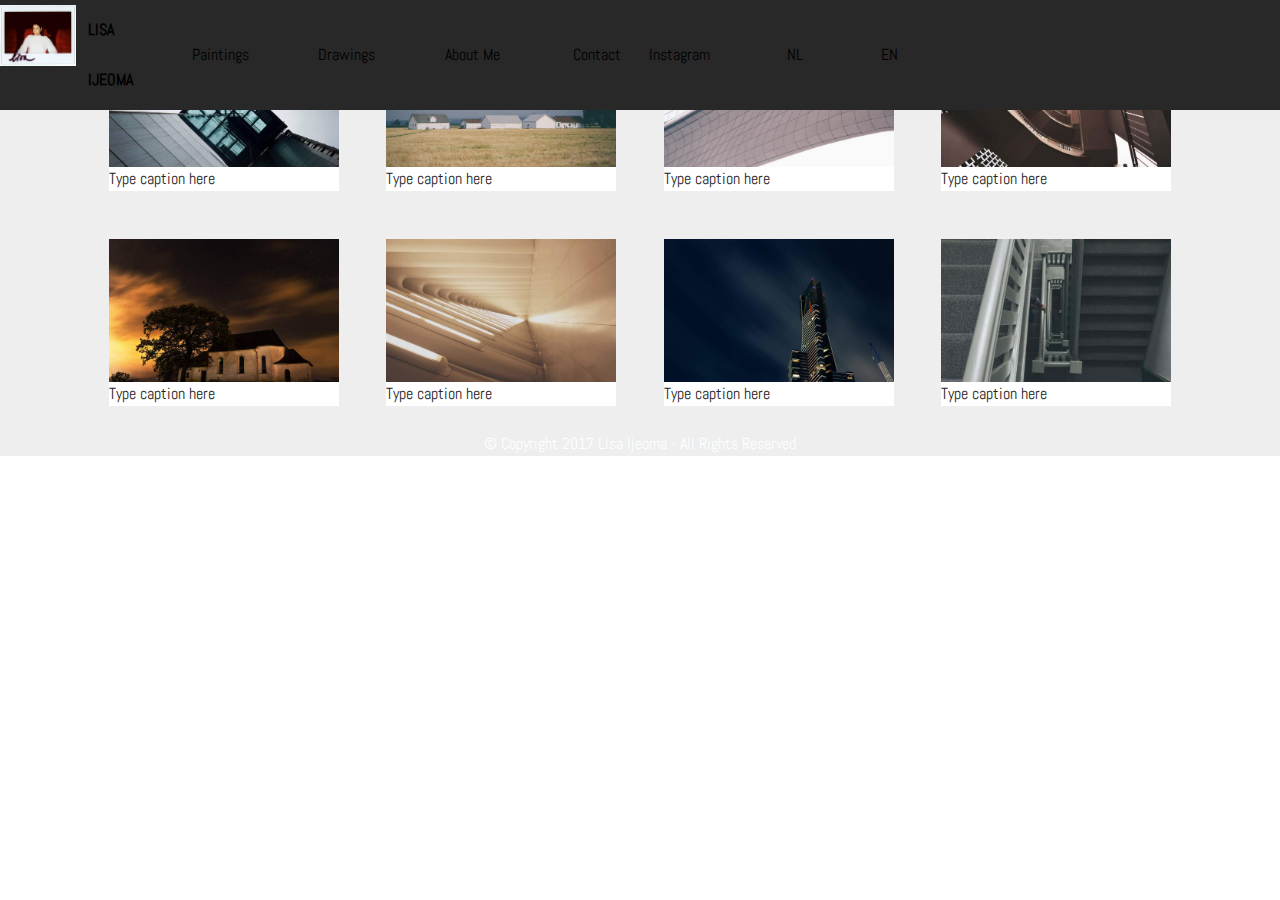
<file: page7.html>
<!DOCTYPE html>
<html >
<head>
  <!-- Site made with Mobirise Website Builder v4.6.5, https://mobirise.com -->
  <meta charset="UTF-8">
  <meta http-equiv="X-UA-Compatible" content="IE=edge">
  <meta name="generator" content="Mobirise v4.6.5, mobirise.com">
  <meta name="viewport" content="width=device-width, initial-scale=1, minimum-scale=1">
  <link rel="shortcut icon" href="assets/images/img-586-1244x1000.jpg" type="image/x-icon">
  <meta name="description" content="Web Builder Description">
  <title>Paintings FG</title>
  <link rel="stylesheet" href="assets/web/assets/mobirise-icons/mobirise-icons.css">
  <link rel="stylesheet" href="assets/tether/tether.min.css">
  <link rel="stylesheet" href="assets/bootstrap/css/bootstrap.min.css">
  <link rel="stylesheet" href="assets/bootstrap/css/bootstrap-grid.min.css">
  <link rel="stylesheet" href="assets/bootstrap/css/bootstrap-reboot.min.css">
  <link rel="stylesheet" href="assets/dropdown/css/style.css">
  <link rel="stylesheet" href="assets/socicon/css/styles.css">
  <link rel="stylesheet" href="assets/theme/css/style.css">
  <link rel="stylesheet" href="assets/gallery/style.css">
  <link rel="stylesheet" href="assets/mobirise/css/mbr-additional.css" type="text/css">
  
  
  
</head>
<body>

<!-- Google Analytics -->
<!-- Global site tag (gtag.js) - Google Analytics -->
<script async src="https://www.googletagmanager.com/gtag/js?id=UA-114904527-1"></script>
<script>
  window.dataLayer = window.dataLayer || [];
  function gtag(){dataLayer.push(arguments);}
  gtag('js', new Date());

  gtag('config', 'UA-114904527-1');
</script>


<!-- /Google Analytics -->


  <section class="menu cid-qKimOavqIy" once="menu" id="menu2-h">

    

    <nav class="navbar navbar-expand beta-menu navbar-dropdown align-items-center navbar-fixed-top navbar-toggleable-sm">
        <button class="navbar-toggler navbar-toggler-right" type="button" data-toggle="collapse" data-target="#navbarSupportedContent" aria-controls="navbarSupportedContent" aria-expanded="false" aria-label="Toggle navigation">
            <div class="hamburger">
                <span></span>
                <span></span>
                <span></span>
                <span></span>
            </div>
        </button>
        <div class="menu-logo">
            <div class="navbar-brand">
                <span class="navbar-logo">
                    <a href="https://mobirise.com">
                        <img src="assets/images/img-586-1244x1000.jpg" alt="Mobirise" title="" style="height: 3.8rem;">
                    </a>
                </span>
                <span class="navbar-caption-wrap"><a class="navbar-caption text-black display-5" href="index.html">
                        LISA IJEOMA</a></span>
            </div>
        </div>
        <div class="collapse navbar-collapse" id="navbarSupportedContent">
            <ul class="navbar-nav nav-dropdown nav-right" data-app-modern-menu="true"><li class="nav-item">
                    <a class="nav-link link text-success display-5" href="page3.html">
                        Paintings</a>
                </li><li class="nav-item"><a class="nav-link link text-success display-5" href="page4.html">
                        Drawings</a></li><li class="nav-item"><a class="nav-link link text-success display-5" href="page1.html">
                        About Me&nbsp;</a></li><li class="nav-item"><a class="nav-link link text-success display-5" href="https://www.instagram.com/lisaijeoma/">
                        Contact &nbsp; &nbsp; &nbsp; Instagram</a></li><li class="nav-item"><a class="nav-link link text-success display-5" href="https://lisaijeoma.github.io/nl/">&nbsp; NL</a></li><li class="nav-item"><a class="nav-link link text-success display-5" href="https://lisaijeoma.github.io/en/">&nbsp; EN</a></li></ul>
            
        </div>
    </nav>
</section>

<section class="engine"><a href="https://mobirise.ws/q">free web page builder download</a></section><section class="mbr-gallery mbr-slider-carousel cid-qKXkzTWbMd" id="gallery3-m">

    

    <div class="container">
        <div><!-- Filter --><!-- Gallery --><div class="mbr-gallery-row"><div class="mbr-gallery-layout-default"><div><div><div class="mbr-gallery-item mbr-gallery-item--p3" data-video-url="false" data-tags="Awesome"><div href="#lb-gallery3-m" data-slide-to="0" data-toggle="modal"><img src="assets/images/gallery00.jpg" alt=""><span class="icon-focus"></span><span class="mbr-gallery-title mbr-fonts-style display-7">Type caption here</span></div></div><div class="mbr-gallery-item mbr-gallery-item--p3" data-video-url="false" data-tags="Responsive"><div href="#lb-gallery3-m" data-slide-to="1" data-toggle="modal"><img src="assets/images/gallery01.jpg" alt=""><span class="icon-focus"></span><span class="mbr-gallery-title mbr-fonts-style display-7">Type caption here</span></div></div><div class="mbr-gallery-item mbr-gallery-item--p3" data-video-url="false" data-tags="Creative"><div href="#lb-gallery3-m" data-slide-to="2" data-toggle="modal"><img src="assets/images/gallery02.jpg" alt=""><span class="icon-focus"></span><span class="mbr-gallery-title mbr-fonts-style display-7">Type caption here</span></div></div><div class="mbr-gallery-item mbr-gallery-item--p3" data-video-url="false" data-tags="Animated"><div href="#lb-gallery3-m" data-slide-to="3" data-toggle="modal"><img src="assets/images/gallery03.jpg" alt=""><span class="icon-focus"></span><span class="mbr-gallery-title mbr-fonts-style display-7">Type caption here</span></div></div><div class="mbr-gallery-item mbr-gallery-item--p3" data-video-url="false" data-tags="Awesome"><div href="#lb-gallery3-m" data-slide-to="4" data-toggle="modal"><img src="assets/images/gallery04.jpg" alt=""><span class="icon-focus"></span><span class="mbr-gallery-title mbr-fonts-style display-7">Type caption here</span></div></div><div class="mbr-gallery-item mbr-gallery-item--p3" data-video-url="false" data-tags="Awesome"><div href="#lb-gallery3-m" data-slide-to="5" data-toggle="modal"><img src="assets/images/gallery05.jpg" alt=""><span class="icon-focus"></span><span class="mbr-gallery-title mbr-fonts-style display-7">Type caption here</span></div></div><div class="mbr-gallery-item mbr-gallery-item--p3" data-video-url="false" data-tags="Responsive"><div href="#lb-gallery3-m" data-slide-to="6" data-toggle="modal"><img src="assets/images/gallery06.jpg" alt=""><span class="icon-focus"></span><span class="mbr-gallery-title mbr-fonts-style display-7">Type caption here</span></div></div><div class="mbr-gallery-item mbr-gallery-item--p3" data-video-url="false" data-tags="Animated"><div href="#lb-gallery3-m" data-slide-to="7" data-toggle="modal"><img src="assets/images/gallery07.jpg" alt=""><span class="icon-focus"></span><span class="mbr-gallery-title mbr-fonts-style display-7">Type caption here</span></div></div></div></div><div class="clearfix"></div></div></div><!-- Lightbox --><div data-app-prevent-settings="" class="mbr-slider modal fade carousel slide" tabindex="-1" data-keyboard="true" data-interval="false" id="lb-gallery3-m"><div class="modal-dialog"><div class="modal-content"><div class="modal-body"><div class="carousel-inner"><div class="carousel-item active"><img src="assets/images/gallery00.jpg" alt=""></div><div class="carousel-item"><img src="assets/images/gallery01.jpg" alt=""></div><div class="carousel-item"><img src="assets/images/gallery02.jpg" alt=""></div><div class="carousel-item"><img src="assets/images/gallery03.jpg" alt=""></div><div class="carousel-item"><img src="assets/images/gallery04.jpg" alt=""></div><div class="carousel-item"><img src="assets/images/gallery05.jpg" alt=""></div><div class="carousel-item"><img src="assets/images/gallery06.jpg" alt=""></div><div class="carousel-item"><img src="assets/images/gallery07.jpg" alt=""></div></div><a class="carousel-control carousel-control-prev" role="button" data-slide="prev" href="#lb-gallery3-m"><span class="mbri-left mbr-iconfont" aria-hidden="true"></span><span class="sr-only">Previous</span></a><a class="carousel-control carousel-control-next" role="button" data-slide="next" href="#lb-gallery3-m"><span class="mbri-right mbr-iconfont" aria-hidden="true"></span><span class="sr-only">Next</span></a><a class="close" href="#" role="button" data-dismiss="modal"><span class="sr-only">Close</span></a></div></div></div></div></div>
    </div>

</section>

<section once="" class="cid-qKXl1C7uxp" id="footer6-n">

    

    

    <div class="container">
        <div class="media-container-row align-center mbr-white">
            <div class="col-12">
                <p class="mbr-text mb-0 mbr-fonts-style display-5">
                    © Copyright 2017 Lisa Ijeoma - All Rights Reserved
                </p>
            </div>
        </div>
    </div>
</section>


  <script src="assets/web/assets/jquery/jquery.min.js"></script>
  <script src="assets/popper/popper.min.js"></script>
  <script src="assets/tether/tether.min.js"></script>
  <script src="assets/bootstrap/js/bootstrap.min.js"></script>
  <script src="assets/smoothscroll/smooth-scroll.js"></script>
  <script src="assets/cookies-alert-plugin/cookies-alert-core.js"></script>
  <script src="assets/cookies-alert-plugin/cookies-alert-script.js"></script>
  <script src="assets/dropdown/js/script.min.js"></script>
  <script src="assets/touchswipe/jquery.touch-swipe.min.js"></script>
  <script src="assets/bootstrapcarouselswipe/bootstrap-carousel-swipe.js"></script>
  <script src="assets/vimeoplayer/jquery.mb.vimeo_player.js"></script>
  <script src="assets/masonry/masonry.pkgd.min.js"></script>
  <script src="assets/imagesloaded/imagesloaded.pkgd.min.js"></script>
  <script src="assets/theme/js/script.js"></script>
  <script src="assets/gallery/player.min.js"></script>
  <script src="assets/gallery/script.js"></script>
  <script src="assets/slidervideo/script.js"></script>
  
  
<input name="cookieData" type="hidden" data-cookie-text="I use cookies to give you the best experience possible. Read our <a href='privacy.html'>cookie policy</a>.">
  </body>
</html>
</file>
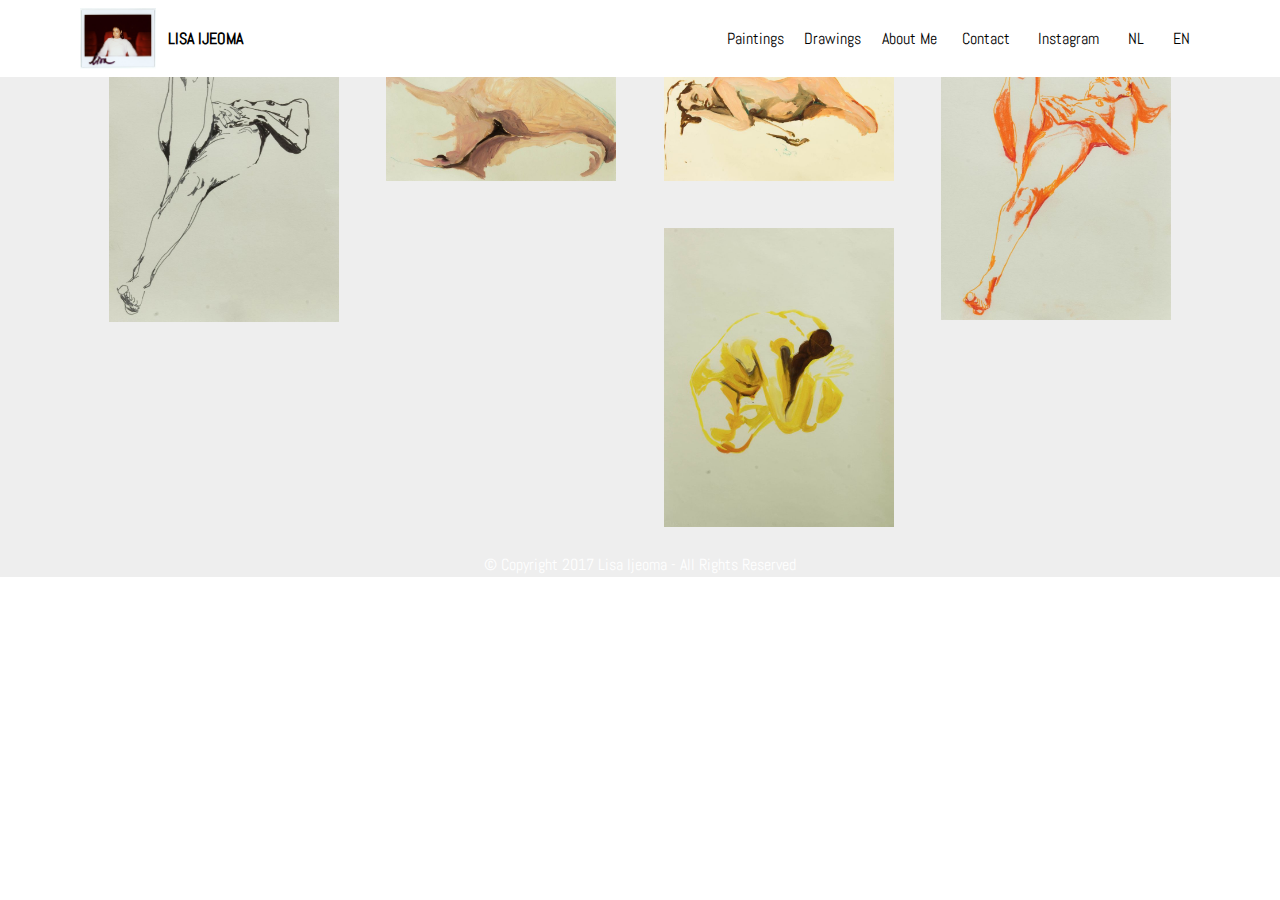
<file: page8.html>
<!DOCTYPE html>
<html >
<head>
  <!-- Site made with Mobirise Website Builder v4.6.5, https://mobirise.com -->
  <meta charset="UTF-8">
  <meta http-equiv="X-UA-Compatible" content="IE=edge">
  <meta name="generator" content="Mobirise v4.6.5, mobirise.com">
  <meta name="viewport" content="width=device-width, initial-scale=1, minimum-scale=1">
  <link rel="shortcut icon" href="assets/images/img-586-1244x1000.jpg" type="image/x-icon">
  <meta name="description" content="Website Builder Description">
  <title>Drawings Nude</title>
  <link rel="stylesheet" href="assets/web/assets/mobirise-icons/mobirise-icons.css">
  <link rel="stylesheet" href="assets/tether/tether.min.css">
  <link rel="stylesheet" href="assets/bootstrap/css/bootstrap.min.css">
  <link rel="stylesheet" href="assets/bootstrap/css/bootstrap-grid.min.css">
  <link rel="stylesheet" href="assets/bootstrap/css/bootstrap-reboot.min.css">
  <link rel="stylesheet" href="assets/dropdown/css/style.css">
  <link rel="stylesheet" href="assets/socicon/css/styles.css">
  <link rel="stylesheet" href="assets/theme/css/style.css">
  <link rel="stylesheet" href="assets/gallery/style.css">
  <link rel="stylesheet" href="assets/mobirise/css/mbr-additional.css" type="text/css">
  
  
  
</head>
<body>

<!-- Google Analytics -->
<!-- Global site tag (gtag.js) - Google Analytics -->
<script async src="https://www.googletagmanager.com/gtag/js?id=UA-114904527-1"></script>
<script>
  window.dataLayer = window.dataLayer || [];
  function gtag(){dataLayer.push(arguments);}
  gtag('js', new Date());

  gtag('config', 'UA-114904527-1');
</script>


<!-- /Google Analytics -->


  <section class="menu cid-qKdbff7tVi" once="menu" id="menu2-u">

    

    <nav class="navbar navbar-expand beta-menu navbar-dropdown align-items-center navbar-fixed-top navbar-toggleable-sm">
        <button class="navbar-toggler navbar-toggler-right" type="button" data-toggle="collapse" data-target="#navbarSupportedContent" aria-controls="navbarSupportedContent" aria-expanded="false" aria-label="Toggle navigation">
            <div class="hamburger">
                <span></span>
                <span></span>
                <span></span>
                <span></span>
            </div>
        </button>
        <div class="menu-logo">
            <div class="navbar-brand">
                <span class="navbar-logo">
                    <a href="https://mobirise.com">
                        <img src="assets/images/img-586-1244x1000.jpg" alt="Mobirise" title="" style="height: 3.8rem;">
                    </a>
                </span>
                <span class="navbar-caption-wrap"><a class="navbar-caption text-black display-5" href="index.html">
                        LISA IJEOMA</a></span>
            </div>
        </div>
        <div class="collapse navbar-collapse" id="navbarSupportedContent">
            <ul class="navbar-nav nav-dropdown nav-right" data-app-modern-menu="true"><li class="nav-item">
                    <a class="nav-link link text-success display-5" href="page3.html">
                        Paintings</a>
                </li><li class="nav-item"><a class="nav-link link text-success display-5" href="page4.html">
                        Drawings</a></li><li class="nav-item"><a class="nav-link link text-success display-5" href="page1.html">
                        About Me&nbsp;</a></li><li class="nav-item"><a class="nav-link link text-success display-5" href="https://www.instagram.com/lisaijeoma/">
                        Contact &nbsp; &nbsp; &nbsp; Instagram</a></li><li class="nav-item"><a class="nav-link link text-success display-5" href="https://lisaijeoma.github.io/nl/">&nbsp; NL</a></li><li class="nav-item"><a class="nav-link link text-success display-5" href="https://lisaijeoma.github.io/en/">&nbsp; EN</a></li></ul>
            
        </div>
    </nav>
</section>

<section class="engine"><a href="https://mobirise.ws/n">mobile website builder app</a></section><section class="mbr-gallery mbr-slider-carousel cid-qLCbuQqE1v" id="gallery2-z">

    

    <div class="container">
        <div><!-- Filter --><!-- Gallery --><div class="mbr-gallery-row"><div class="mbr-gallery-layout-default"><div><div><div class="mbr-gallery-item mbr-gallery-item--p3" data-video-url="false" data-tags="Awesome"><div href="#lb-gallery2-z" data-slide-to="0" data-toggle="modal"><img src="assets/images/mg-7730-800x1038.jpg" alt=""><span class="icon-focus"></span></div></div><div class="mbr-gallery-item mbr-gallery-item--p3" data-video-url="false" data-tags="Creative"><div href="#lb-gallery2-z" data-slide-to="1" data-toggle="modal"><img src="assets/images/mg-7740-800x548.jpg" alt=""><span class="icon-focus"></span></div></div><div class="mbr-gallery-item mbr-gallery-item--p3" data-video-url="false" data-tags="Awesome"><div href="#lb-gallery2-z" data-slide-to="2" data-toggle="modal"><img src="assets/images/mg-7738-800x546.jpg" alt=""><span class="icon-focus"></span></div></div><div class="mbr-gallery-item mbr-gallery-item--p3" data-video-url="false" data-tags="Awesome"><div href="#lb-gallery2-z" data-slide-to="3" data-toggle="modal"><img src="assets/images/mg-7732-800x1032.jpg" alt=""><span class="icon-focus"></span></div></div><div class="mbr-gallery-item mbr-gallery-item--p3" data-video-url="false" data-tags="Animated"><div href="#lb-gallery2-z" data-slide-to="4" data-toggle="modal"><img src="assets/images/mg-7741-800x1043.jpg" alt=""><span class="icon-focus"></span></div></div></div></div><div class="clearfix"></div></div></div><!-- Lightbox --><div data-app-prevent-settings="" class="mbr-slider modal fade carousel slide" tabindex="-1" data-keyboard="true" data-interval="false" id="lb-gallery2-z"><div class="modal-dialog"><div class="modal-content"><div class="modal-body"><div class="carousel-inner"><div class="carousel-item"><img src="assets/images/mg-7730.jpg" alt=""></div><div class="carousel-item"><img src="assets/images/mg-7740.jpg" alt=""></div><div class="carousel-item"><img src="assets/images/mg-7738.jpg" alt=""></div><div class="carousel-item"><img src="assets/images/mg-7732.jpg" alt=""></div><div class="carousel-item active"><img src="assets/images/mg-7741.jpg" alt=""></div></div><a class="carousel-control carousel-control-prev" role="button" data-slide="prev" href="#lb-gallery2-z"><span class="mbri-left mbr-iconfont" aria-hidden="true"></span><span class="sr-only">Previous</span></a><a class="carousel-control carousel-control-next" role="button" data-slide="next" href="#lb-gallery2-z"><span class="mbri-right mbr-iconfont" aria-hidden="true"></span><span class="sr-only">Next</span></a><a class="close" href="#" role="button" data-dismiss="modal"><span class="sr-only">Close</span></a></div></div></div></div></div>
    </div>

</section>

<section once="" class="cid-qLCAs4bhZP" id="footer6-10">

    

    

    <div class="container">
        <div class="media-container-row align-center mbr-white">
            <div class="col-12">
                <p class="mbr-text mb-0 mbr-fonts-style display-5">
                    © Copyright 2017 Lisa Ijeoma - All Rights Reserved
                </p>
            </div>
        </div>
    </div>
</section>


  <script src="assets/web/assets/jquery/jquery.min.js"></script>
  <script src="assets/popper/popper.min.js"></script>
  <script src="assets/tether/tether.min.js"></script>
  <script src="assets/bootstrap/js/bootstrap.min.js"></script>
  <script src="assets/smoothscroll/smooth-scroll.js"></script>
  <script src="assets/cookies-alert-plugin/cookies-alert-core.js"></script>
  <script src="assets/cookies-alert-plugin/cookies-alert-script.js"></script>
  <script src="assets/dropdown/js/script.min.js"></script>
  <script src="assets/touchswipe/jquery.touch-swipe.min.js"></script>
  <script src="assets/bootstrapcarouselswipe/bootstrap-carousel-swipe.js"></script>
  <script src="assets/vimeoplayer/jquery.mb.vimeo_player.js"></script>
  <script src="assets/masonry/masonry.pkgd.min.js"></script>
  <script src="assets/imagesloaded/imagesloaded.pkgd.min.js"></script>
  <script src="assets/theme/js/script.js"></script>
  <script src="assets/gallery/player.min.js"></script>
  <script src="assets/gallery/script.js"></script>
  <script src="assets/slidervideo/script.js"></script>
  
  
<input name="cookieData" type="hidden" data-cookie-text="I use cookies to give you the best experience possible. Read our <a href='privacy.html'>cookie policy</a>.">
  </body>
</html>
</file>
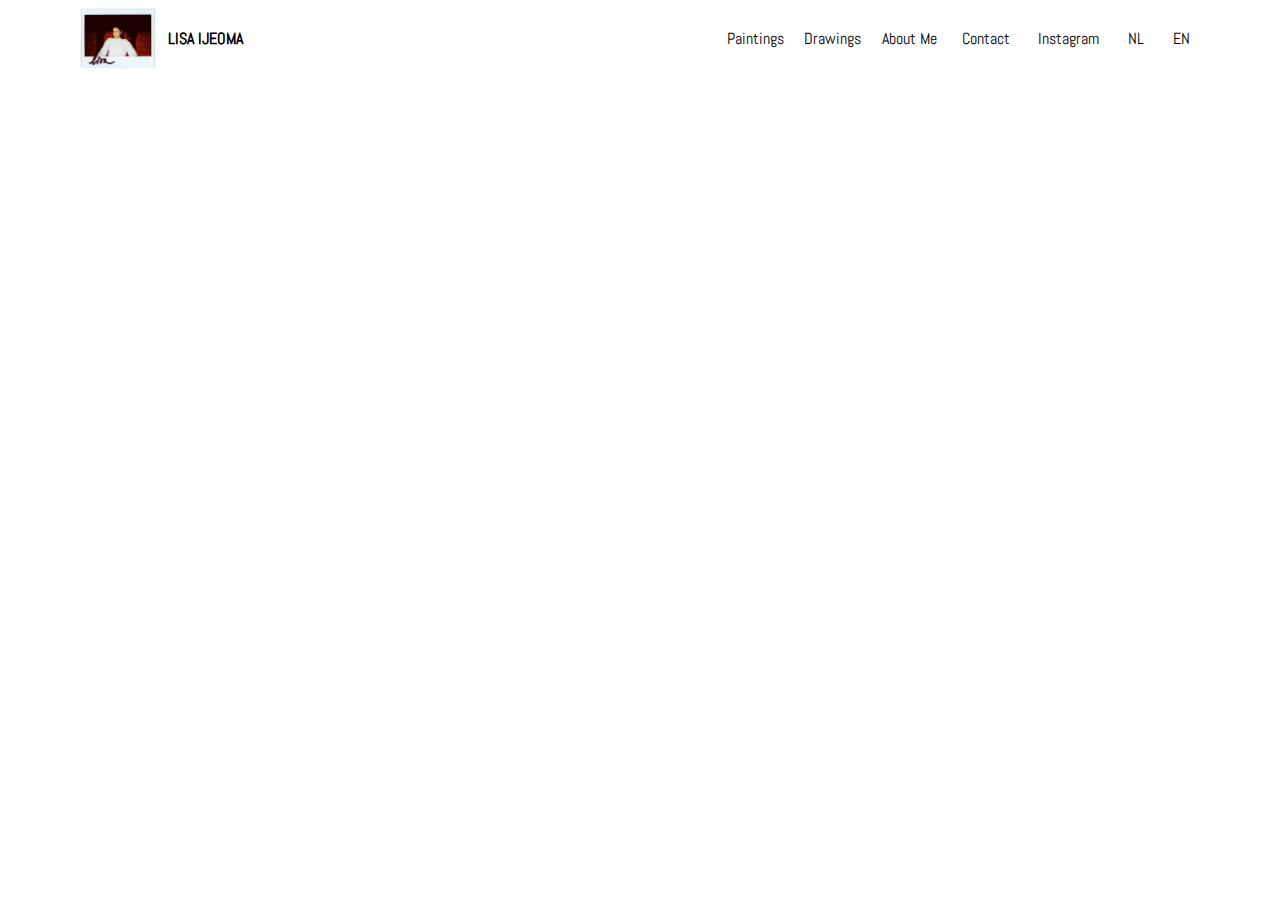
<file: page9.html>
<!DOCTYPE html>
<html >
<head>
  <!-- Site made with Mobirise Website Builder v4.6.5, https://mobirise.com -->
  <meta charset="UTF-8">
  <meta http-equiv="X-UA-Compatible" content="IE=edge">
  <meta name="generator" content="Mobirise v4.6.5, mobirise.com">
  <meta name="viewport" content="width=device-width, initial-scale=1, minimum-scale=1">
  <link rel="shortcut icon" href="assets/images/img-586-1244x1000.jpg" type="image/x-icon">
  <meta name="description" content="Web Maker Description">
  <title>Drawings Sketchbooks</title>
  <link rel="stylesheet" href="assets/tether/tether.min.css">
  <link rel="stylesheet" href="assets/bootstrap/css/bootstrap.min.css">
  <link rel="stylesheet" href="assets/bootstrap/css/bootstrap-grid.min.css">
  <link rel="stylesheet" href="assets/bootstrap/css/bootstrap-reboot.min.css">
  <link rel="stylesheet" href="assets/dropdown/css/style.css">
  <link rel="stylesheet" href="assets/socicon/css/styles.css">
  <link rel="stylesheet" href="assets/theme/css/style.css">
  <link rel="stylesheet" href="assets/mobirise/css/mbr-additional.css" type="text/css">
  
  
  
</head>
<body>

<!-- Google Analytics -->
<!-- Global site tag (gtag.js) - Google Analytics -->
<script async src="https://www.googletagmanager.com/gtag/js?id=UA-114904527-1"></script>
<script>
  window.dataLayer = window.dataLayer || [];
  function gtag(){dataLayer.push(arguments);}
  gtag('js', new Date());

  gtag('config', 'UA-114904527-1');
</script>


<!-- /Google Analytics -->


  <section class="menu cid-qKdbff7tVi" once="menu" id="menu2-w">

    

    <nav class="navbar navbar-expand beta-menu navbar-dropdown align-items-center navbar-fixed-top navbar-toggleable-sm">
        <button class="navbar-toggler navbar-toggler-right" type="button" data-toggle="collapse" data-target="#navbarSupportedContent" aria-controls="navbarSupportedContent" aria-expanded="false" aria-label="Toggle navigation">
            <div class="hamburger">
                <span></span>
                <span></span>
                <span></span>
                <span></span>
            </div>
        </button>
        <div class="menu-logo">
            <div class="navbar-brand">
                <span class="navbar-logo">
                    <a href="https://mobirise.com">
                        <img src="assets/images/img-586-1244x1000.jpg" alt="Mobirise" title="" style="height: 3.8rem;">
                    </a>
                </span>
                <span class="navbar-caption-wrap"><a class="navbar-caption text-black display-5" href="index.html">
                        LISA IJEOMA</a></span>
            </div>
        </div>
        <div class="collapse navbar-collapse" id="navbarSupportedContent">
            <ul class="navbar-nav nav-dropdown nav-right" data-app-modern-menu="true"><li class="nav-item">
                    <a class="nav-link link text-success display-5" href="page3.html">
                        Paintings</a>
                </li><li class="nav-item"><a class="nav-link link text-success display-5" href="page4.html">
                        Drawings</a></li><li class="nav-item"><a class="nav-link link text-success display-5" href="page1.html">
                        About Me&nbsp;</a></li><li class="nav-item"><a class="nav-link link text-success display-5" href="https://www.instagram.com/lisaijeoma/">
                        Contact &nbsp; &nbsp; &nbsp; Instagram</a></li><li class="nav-item"><a class="nav-link link text-success display-5" href="https://lisaijeoma.github.io/nl/">&nbsp; NL</a></li><li class="nav-item"><a class="nav-link link text-success display-5" href="https://lisaijeoma.github.io/en/">&nbsp; EN</a></li></ul>
            
        </div>
    </nav>
</section>

<section class="engine"><a href="https://mobirise.ws/q">free website maker download</a></section><section once="" class="cid-qKXlW4s5TO" id="footer6-x">

    

    

    <div class="container">
        <div class="media-container-row align-center mbr-white">
            <div class="col-12">
                <p class="mbr-text mb-0 mbr-fonts-style display-5">
                    © Copyright 2017 Lisa Ijeoma - All Rights Reserved
                </p>
            </div>
        </div>
    </div>
</section>


  <script src="assets/web/assets/jquery/jquery.min.js"></script>
  <script src="assets/popper/popper.min.js"></script>
  <script src="assets/tether/tether.min.js"></script>
  <script src="assets/bootstrap/js/bootstrap.min.js"></script>
  <script src="assets/smoothscroll/smooth-scroll.js"></script>
  <script src="assets/cookies-alert-plugin/cookies-alert-core.js"></script>
  <script src="assets/cookies-alert-plugin/cookies-alert-script.js"></script>
  <script src="assets/dropdown/js/script.min.js"></script>
  <script src="assets/touchswipe/jquery.touch-swipe.min.js"></script>
  <script src="assets/theme/js/script.js"></script>
  
  
<input name="cookieData" type="hidden" data-cookie-text="I use cookies to give you the best experience possible. Read our <a href='privacy.html'>cookie policy</a>.">
  </body>
</html>
</file>
<file: assets/web/assets/mobirise-icons/mobirise-icons.css>
@font-face {
  font-family: 'MobiriseIcons';
  src:  url('mobirise-icons.eot?spat4u');
  src:  url('mobirise-icons.eot?spat4u#iefix') format('embedded-opentype'),
    url('mobirise-icons.ttf?spat4u') format('truetype'),
    url('mobirise-icons.woff?spat4u') format('woff'),
    url('mobirise-icons.svg?spat4u#MobiriseIcons') format('svg');
  font-weight: normal;
  font-style: normal;
}

[class^="mbri-"], [class*=" mbri-"] {
  /* use !important to prevent issues with browser extensions that change fonts */
  font-family: MobiriseIcons !important;
  speak: none;
  font-style: normal;
  font-weight: normal;
  font-variant: normal;
  text-transform: none;
  line-height: 1;

  /* Better Font Rendering =========== */
  -webkit-font-smoothing: antialiased;
  -moz-osx-font-smoothing: grayscale;
}

.mbri-add-submenu:before {
  content: "\e900";
}
.mbri-alert:before {
  content: "\e901";
}
.mbri-align-center:before {
  content: "\e902";
}
.mbri-align-justify:before {
  content: "\e903";
}
.mbri-align-left:before {
  content: "\e904";
}
.mbri-align-right:before {
  content: "\e905";
}
.mbri-android:before {
  content: "\e906";
}
.mbri-apple:before {
  content: "\e907";
}
.mbri-arrow-down:before {
  content: "\e908";
}
.mbri-arrow-next:before {
  content: "\e909";
}
.mbri-arrow-prev:before {
  content: "\e90a";
}
.mbri-arrow-up:before {
  content: "\e90b";
}
.mbri-bold:before {
  content: "\e90c";
}
.mbri-bookmark:before {
  content: "\e90d";
}
.mbri-bootstrap:before {
  content: "\e90e";
}
.mbri-briefcase:before {
  content: "\e90f";
}
.mbri-browse:before {
  content: "\e910";
}
.mbri-bulleted-list:before {
  content: "\e911";
}
.mbri-calendar:before {
  content: "\e912";
}
.mbri-camera:before {
  content: "\e913";
}
.mbri-cart-add:before {
  content: "\e914";
}
.mbri-cart-full:before {
  content: "\e915";
}
.mbri-cash:before {
  content: "\e916";
}
.mbri-change-style:before {
  content: "\e917";
}
.mbri-chat:before {
  content: "\e918";
}
.mbri-clock:before {
  content: "\e919";
}
.mbri-close:before {
  content: "\e91a";
}
.mbri-cloud:before {
  content: "\e91b";
}
.mbri-code:before {
  content: "\e91c";
}
.mbri-contact-form:before {
  content: "\e91d";
}
.mbri-credit-card:before {
  content: "\e91e";
}
.mbri-cursor-click:before {
  content: "\e91f";
}
.mbri-cust-feedback:before {
  content: "\e920";
}
.mbri-database:before {
  content: "\e921";
}
.mbri-delivery:before {
  content: "\e922";
}
.mbri-desktop:before {
  content: "\e923";
}
.mbri-devices:before {
  content: "\e924";
}
.mbri-down:before {
  content: "\e925";
}
.mbri-download:before {
  content: "\e989";
}
.mbri-drag-n-drop:before {
  content: "\e927";
}
.mbri-drag-n-drop2:before {
  content: "\e928";
}
.mbri-edit:before {
  content: "\e929";
}
.mbri-edit2:before {
  content: "\e92a";
}
.mbri-error:before {
  content: "\e92b";
}
.mbri-extension:before {
  content: "\e92c";
}
.mbri-features:before {
  content: "\e92d";
}
.mbri-file:before {
  content: "\e92e";
}
.mbri-flag:before {
  content: "\e92f";
}
.mbri-folder:before {
  content: "\e930";
}
.mbri-gift:before {
  content: "\e931";
}
.mbri-github:before {
  content: "\e932";
}
.mbri-globe:before {
  content: "\e933";
}
.mbri-globe-2:before {
  content: "\e934";
}
.mbri-growing-chart:before {
  content: "\e935";
}
.mbri-hearth:before {
  content: "\e936";
}
.mbri-help:before {
  content: "\e937";
}
.mbri-home:before {
  content: "\e938";
}
.mbri-hot-cup:before {
  content: "\e939";
}
.mbri-idea:before {
  content: "\e93a";
}
.mbri-image-gallery:before {
  content: "\e93b";
}
.mbri-image-slider:before {
  content: "\e93c";
}
.mbri-info:before {
  content: "\e93d";
}
.mbri-italic:before {
  content: "\e93e";
}
.mbri-key:before {
  content: "\e93f";
}
.mbri-laptop:before {
  content: "\e940";
}
.mbri-layers:before {
  content: "\e941";
}
.mbri-left-right:before {
  content: "\e942";
}
.mbri-left:before {
  content: "\e943";
}
.mbri-letter:before {
  content: "\e944";
}
.mbri-like:before {
  content: "\e945";
}
.mbri-link:before {
  content: "\e946";
}
.mbri-lock:before {
  content: "\e947";
}
.mbri-login:before {
  content: "\e948";
}
.mbri-logout:before {
  content: "\e949";
}
.mbri-magic-stick:before {
  content: "\e94a";
}
.mbri-map-pin:before {
  content: "\e94b";
}
.mbri-menu:before {
  content: "\e94c";
}
.mbri-mobile:before {
  content: "\e94d";
}
.mbri-mobile2:before {
  content: "\e94e";
}
.mbri-mobirise:before {
  content: "\e94f";
}
.mbri-more-horizontal:before {
  content: "\e950";
}
.mbri-more-vertical:before {
  content: "\e951";
}
.mbri-music:before {
  content: "\e952";
}
.mbri-new-file:before {
  content: "\e953";
}
.mbri-numbered-list:before {
  content: "\e954";
}
.mbri-opened-folder:before {
  content: "\e955";
}
.mbri-pages:before {
  content: "\e956";
}
.mbri-paper-plane:before {
  content: "\e957";
}
.mbri-paperclip:before {
  content: "\e958";
}
.mbri-photo:before {
  content: "\e959";
}
.mbri-photos:before {
  content: "\e95a";
}
.mbri-pin:before {
  content: "\e95b";
}
.mbri-play:before {
  content: "\e95c";
}
.mbri-plus:before {
  content: "\e95d";
}
.mbri-preview:before {
  content: "\e95e";
}
.mbri-print:before {
  content: "\e95f";
}
.mbri-protect:before {
  content: "\e960";
}
.mbri-question:before {
  content: "\e961";
}
.mbri-quote-left:before {
  content: "\e962";
}
.mbri-quote-right:before {
  content: "\e963";
}
.mbri-refresh:before {
  content: "\e964";
}
.mbri-responsive:before {
  content: "\e965";
}
.mbri-right:before {
  content: "\e966";
}
.mbri-rocket:before {
  content: "\e967";
}
.mbri-sad-face:before {
  content: "\e968";
}
.mbri-sale:before {
  content: "\e969";
}
.mbri-save:before {
  content: "\e96a";
}
.mbri-search:before {
  content: "\e96b";
}
.mbri-setting:before {
  content: "\e96c";
}
.mbri-setting2:before {
  content: "\e96d";
}
.mbri-setting3:before {
  content: "\e96e";
}
.mbri-share:before {
  content: "\e96f";
}
.mbri-shopping-bag:before {
  content: "\e970";
}
.mbri-shopping-basket:before {
  content: "\e971";
}
.mbri-shopping-cart:before {
  content: "\e972";
}
.mbri-sites:before {
  content: "\e973";
}
.mbri-smile-face:before {
  content: "\e974";
}
.mbri-speed:before {
  content: "\e975";
}
.mbri-star:before {
  content: "\e976";
}
.mbri-success:before {
  content: "\e977";
}
.mbri-sun:before {
  content: "\e978";
}
.mbri-sun2:before {
  content: "\e979";
}
.mbri-tablet:before {
  content: "\e97a";
}
.mbri-tablet-vertical:before {
  content: "\e97b";
}
.mbri-target:before {
  content: "\e97c";
}
.mbri-timer:before {
  content: "\e97d";
}
.mbri-to-ftp:before {
  content: "\e97e";
}
.mbri-to-local-drive:before {
  content: "\e97f";
}
.mbri-touch-swipe:before {
  content: "\e980";
}
.mbri-touch:before {
  content: "\e981";
}
.mbri-trash:before {
  content: "\e982";
}
.mbri-underline:before {
  content: "\e983";
}
.mbri-unlink:before {
  content: "\e984";
}
.mbri-unlock:before {
  content: "\e985";
}
.mbri-up-down:before {
  content: "\e986";
}
.mbri-up:before {
  content: "\e987";
}
.mbri-update:before {
  content: "\e988";
}
.mbri-upload:before {
 content: "\e926"; 
}
.mbri-user:before {
  content: "\e98a";
}
.mbri-user2:before {
  content: "\e98b";
}
.mbri-users:before {
  content: "\e98c";
}
.mbri-video:before {
  content: "\e98d";
}
.mbri-video-play:before {
  content: "\e98e";
}
.mbri-watch:before {
  content: "\e98f";
}
.mbri-website-theme:before {
  content: "\e990";
}
.mbri-wifi:before {
  content: "\e991";
}
.mbri-windows:before {
  content: "\e992";
}
.mbri-zoom-out:before {
  content: "\e993";
}
.mbri-redo:before {
  content: "\e994";
}
.mbri-undo:before {
  content: "\e995";
}
</file>
<file: assets/dropdown/css/style.css>
.navbar-dropdown {
  left: 0;
  padding: 0;
  position: absolute;
  right: 0;
  top: 0;
  transition: all 0.45s ease;
  z-index: 1030;
  background: #282828; }
  .navbar-dropdown .navbar-logo {
    margin-right: 0.8rem;
    transition: margin 0.3s ease-in-out;
    vertical-align: middle; }
    .navbar-dropdown .navbar-logo img {
      height: 3.125rem;
      transition: all 0.3s ease-in-out; }
    .navbar-dropdown .navbar-logo.mbr-iconfont {
      font-size: 3.125rem;
      line-height: 3.125rem; }
  .navbar-dropdown .navbar-caption {
    font-weight: 700;
    white-space: normal;
    vertical-align: -4px;
    line-height: 3.125rem !important; }
    .navbar-dropdown .navbar-caption, .navbar-dropdown .navbar-caption:hover {
      color: inherit;
      text-decoration: none; }
  .navbar-dropdown .mbr-iconfont + .navbar-caption {
    vertical-align: -1px; }
  .navbar-dropdown.navbar-fixed-top {
    position: fixed; }
  .navbar-dropdown .navbar-brand span {
    vertical-align: -4px; }
  .navbar-dropdown.bg-color.transparent {
    background: none; }
  .navbar-dropdown.navbar-short .navbar-brand {
    padding: 0.625rem 0; }
    .navbar-dropdown.navbar-short .navbar-brand span {
      vertical-align: -1px; }
  .navbar-dropdown.navbar-short .navbar-caption {
    line-height: 2.375rem !important;
    vertical-align: -2px; }
  .navbar-dropdown.navbar-short .navbar-logo {
    margin-right: 0.5rem; }
    .navbar-dropdown.navbar-short .navbar-logo img {
      height: 2.375rem; }
    .navbar-dropdown.navbar-short .navbar-logo.mbr-iconfont {
      font-size: 2.375rem;
      line-height: 2.375rem; }
  .navbar-dropdown.navbar-short .mbr-table-cell {
    height: 3.625rem; }
  .navbar-dropdown .navbar-close {
    left: 0.6875rem;
    position: fixed;
    top: 0.75rem;
    z-index: 1000; }
  .navbar-dropdown .hamburger-icon {
    content: "";
    display: inline-block;
    vertical-align: middle;
    width: 16px;
    -webkit-box-shadow: 0 -6px 0 1px #282828,0 0 0 1px #282828,0 6px 0 1px #282828;
    -moz-box-shadow: 0 -6px 0 1px #282828,0 0 0 1px #282828,0 6px 0 1px #282828;
    box-shadow: 0 -6px 0 1px #282828,0 0 0 1px #282828,0 6px 0 1px #282828; }

.dropdown-menu .dropdown-toggle[data-toggle="dropdown-submenu"]::after {
  border-bottom: 0.35em solid transparent;
  border-left: 0.35em solid;
  border-right: 0;
  border-top: 0.35em solid transparent;
  margin-left: 0.3rem; }

.dropdown-menu .dropdown-item:focus {
  outline: 0; }

.nav-dropdown {
  font-size: 0.75rem;
  font-weight: 500;
  height: auto !important; }
  .nav-dropdown .nav-btn {
    padding-left: 1rem; }
  .nav-dropdown .link {
    margin: .667em 1.667em;
    font-weight: 500;
    padding: 0;
    transition: color .2s ease-in-out; }
    .nav-dropdown .link.dropdown-toggle {
      margin-right: 2.583em; }
      .nav-dropdown .link.dropdown-toggle::after {
        margin-left: .25rem;
        border-top: 0.35em solid;
        border-right: 0.35em solid transparent;
        border-left: 0.35em solid transparent;
        border-bottom: 0; }
      .nav-dropdown .link.dropdown-toggle[aria-expanded="true"] {
        margin: 0;
        padding: 0.667em 3.263em  0.667em 1.667em; }
  .nav-dropdown .link::after,
  .nav-dropdown .dropdown-item::after {
    color: inherit; }
  .nav-dropdown .btn {
    font-size: 0.75rem;
    font-weight: 700;
    letter-spacing: 0;
    margin-bottom: 0;
    padding-left: 1.25rem;
    padding-right: 1.25rem; }
  .nav-dropdown .dropdown-menu {
    border-radius: 0;
    border: 0;
    left: 0;
    margin: 0;
    padding-bottom: 1.25rem;
    padding-top: 1.25rem;
    position: relative; }
  .nav-dropdown .dropdown-submenu {
    margin-left: 0.125rem;
    top: 0; }
  .nav-dropdown .dropdown-item {
    font-weight: 500;
    line-height: 2;
    padding: 0.3846em 4.615em 0.3846em 1.5385em;
    position: relative;
    transition: color .2s ease-in-out, background-color .2s ease-in-out; }
    .nav-dropdown .dropdown-item::after {
      margin-top: -0.3077em;
      position: absolute;
      right: 1.1538em;
      top: 50%; }
    .nav-dropdown .dropdown-item:focus, .nav-dropdown .dropdown-item:hover {
      background: none; }

@media (max-width: 767px) {
  .nav-dropdown.navbar-toggleable-sm {
    bottom: 0;
    display: none;
    left: 0;
    overflow-x: hidden;
    position: fixed;
    top: 0;
    transform: translateX(-100%);
    -ms-transform: translateX(-100%);
    -webkit-transform: translateX(-100%);
    width: 18.75rem;
    z-index: 999; } }
.nav-dropdown.navbar-toggleable-xl {
  bottom: 0;
  display: none;
  left: 0;
  overflow-x: hidden;
  position: fixed;
  top: 0;
  transform: translateX(-100%);
  -ms-transform: translateX(-100%);
  -webkit-transform: translateX(-100%);
  width: 18.75rem;
  z-index: 999; }

.nav-dropdown-sm {
  display: block !important;
  overflow-x: hidden;
  overflow: auto;
  padding-top: 3.875rem; }
  .nav-dropdown-sm::after {
    content: "";
    display: block;
    height: 3rem;
    width: 100%; }
  .nav-dropdown-sm.collapse.in ~ .navbar-close {
    display: block !important; }
  .nav-dropdown-sm.collapsing, .nav-dropdown-sm.collapse.in {
    transform: translateX(0);
    -ms-transform: translateX(0);
    -webkit-transform: translateX(0);
    transition: all 0.25s ease-out;
    -webkit-transition: all 0.25s ease-out;
    background: #282828; }
  .nav-dropdown-sm.collapsing[aria-expanded="false"] {
    transform: translateX(-100%);
    -ms-transform: translateX(-100%);
    -webkit-transform: translateX(-100%); }
  .nav-dropdown-sm .nav-item {
    display: block;
    margin-left: 0 !important;
    padding-left: 0; }
  .nav-dropdown-sm .link,
  .nav-dropdown-sm .dropdown-item {
    border-top: 1px dotted rgba(255, 255, 255, 0.1);
    font-size: 0.8125rem;
    line-height: 1.6;
    margin: 0 !important;
    padding: 0.875rem 2.4rem 0.875rem 1.5625rem !important;
    position: relative;
    white-space: normal; }
    .nav-dropdown-sm .link:focus, .nav-dropdown-sm .link:hover,
    .nav-dropdown-sm .dropdown-item:focus,
    .nav-dropdown-sm .dropdown-item:hover {
      background: rgba(0, 0, 0, 0.2) !important;
      color: #c0a375; }
  .nav-dropdown-sm .nav-btn {
    position: relative;
    padding: 1.5625rem 1.5625rem 0 1.5625rem; }
    .nav-dropdown-sm .nav-btn::before {
      border-top: 1px dotted rgba(255, 255, 255, 0.1);
      content: "";
      left: 0;
      position: absolute;
      top: 0;
      width: 100%; }
    .nav-dropdown-sm .nav-btn + .nav-btn {
      padding-top: 0.625rem; }
      .nav-dropdown-sm .nav-btn + .nav-btn::before {
        display: none; }
  .nav-dropdown-sm .btn {
    padding: 0.625rem 0; }
  .nav-dropdown-sm .dropdown-toggle[data-toggle="dropdown-submenu"]::after {
    margin-left: .25rem;
    border-top: 0.35em solid;
    border-right: 0.35em solid transparent;
    border-left: 0.35em solid transparent;
    border-bottom: 0; }
  .nav-dropdown-sm .dropdown-toggle[data-toggle="dropdown-submenu"][aria-expanded="true"]::after {
    border-top: 0;
    border-right: 0.35em solid transparent;
    border-left: 0.35em solid transparent;
    border-bottom: 0.35em solid; }
  .nav-dropdown-sm .dropdown-menu {
    margin: 0;
    padding: 0;
    position: relative;
    top: 0;
    left: 0;
    width: 100%;
    border: 0;
    float: none;
    border-radius: 0;
    background: none; }
  .nav-dropdown-sm .dropdown-submenu {
    left: 100%;
    margin-left: 0.125rem;
    margin-top: -1.25rem;
    top: 0; }

.navbar-toggleable-sm .nav-dropdown .dropdown-menu {
  position: absolute; }

.navbar-toggleable-sm .nav-dropdown .dropdown-submenu {
  left: 100%;
  margin-left: 0.125rem;
  margin-top: -1.25rem;
  top: 0; }

.navbar-toggleable-sm.opened .nav-dropdown .dropdown-menu {
  position: relative; }

.navbar-toggleable-sm.opened .nav-dropdown .dropdown-submenu {
  left: 0;
  margin-left: 00rem;
  margin-top: 0rem;
  top: 0; }

.is-builder .nav-dropdown.collapsing {
  transition: none !important; }

/*# sourceMappingURL=style.css.map */
</file>
<file: assets/socicon/css/styles.css>
@charset "UTF-8";

@font-face {
  font-family: "socicon";
  src:url("../fonts/socicon.eot");
  src:url("../fonts/socicon.eot?#iefix") format("embedded-opentype"),
    url("../fonts/socicon.woff") format("woff"),
    url("../fonts/socicon.ttf") format("truetype"),
    url("../fonts/socicon.svg#socicon") format("svg");
  font-weight: normal;
  font-style: normal;

}

[data-icon]:before {
  font-family: "socicon" !important;
  content: attr(data-icon);
  font-style: normal !important;
  font-weight: normal !important;
  font-variant: normal !important;
  text-transform: none !important;
  speak: none;
  line-height: 1;
  -webkit-font-smoothing: antialiased;
  -moz-osx-font-smoothing: grayscale;
}

[class^="socicon-"]:before,
[class*=" socicon-"]:before {
  font-family: "socicon" !important;
  font-style: normal !important;
  font-weight: normal !important;
  font-variant: normal !important;
  text-transform: none !important;
  speak: none;
  line-height: 1;
  -webkit-font-smoothing: antialiased;
  -moz-osx-font-smoothing: grayscale;
}

.socicon-modelmayhem:before {
  content: "\e000";
}
.socicon-mixcloud:before {
  content: "\e001";
}
.socicon-drupal:before {
  content: "\e002";
}
.socicon-swarm:before {
  content: "\e003";
}
.socicon-istock:before {
  content: "\e004";
}
.socicon-yammer:before {
  content: "\e005";
}
.socicon-ello:before {
  content: "\e006";
}
.socicon-stackoverflow:before {
  content: "\e007";
}
.socicon-persona:before {
  content: "\e008";
}
.socicon-triplej:before {
  content: "\e009";
}
.socicon-houzz:before {
  content: "\e00a";
}
.socicon-rss:before {
  content: "\e00b";
}
.socicon-paypal:before {
  content: "\e00c";
}
.socicon-odnoklassniki:before {
  content: "\e00d";
}
.socicon-airbnb:before {
  content: "\e00e";
}
.socicon-periscope:before {
  content: "\e00f";
}
.socicon-outlook:before {
  content: "\e010";
}
.socicon-coderwall:before {
  content: "\e011";
}
.socicon-tripadvisor:before {
  content: "\e012";
}
.socicon-appnet:before {
  content: "\e013";
}
.socicon-goodreads:before {
  content: "\e014";
}
.socicon-tripit:before {
  content: "\e015";
}
.socicon-lanyrd:before {
  content: "\e016";
}
.socicon-slideshare:before {
  content: "\e017";
}
.socicon-buffer:before {
  content: "\e018";
}
.socicon-disqus:before {
  content: "\e019";
}
.socicon-vkontakte:before {
  content: "\e01a";
}
.socicon-whatsapp:before {
  content: "\e01b";
}
.socicon-patreon:before {
  content: "\e01c";
}
.socicon-storehouse:before {
  content: "\e01d";
}
.socicon-pocket:before {
  content: "\e01e";
}
.socicon-mail:before {
  content: "\e01f";
}
.socicon-blogger:before {
  content: "\e020";
}
.socicon-technorati:before {
  content: "\e021";
}
.socicon-reddit:before {
  content: "\e022";
}
.socicon-dribbble:before {
  content: "\e023";
}
.socicon-stumbleupon:before {
  content: "\e024";
}
.socicon-digg:before {
  content: "\e025";
}
.socicon-envato:before {
  content: "\e026";
}
.socicon-behance:before {
  content: "\e027";
}
.socicon-delicious:before {
  content: "\e028";
}
.socicon-deviantart:before {
  content: "\e029";
}
.socicon-forrst:before {
  content: "\e02a";
}
.socicon-play:before {
  content: "\e02b";
}
.socicon-zerply:before {
  content: "\e02c";
}
.socicon-wikipedia:before {
  content: "\e02d";
}
.socicon-apple:before {
  content: "\e02e";
}
.socicon-flattr:before {
  content: "\e02f";
}
.socicon-github:before {
  content: "\e030";
}
.socicon-renren:before {
  content: "\e031";
}
.socicon-friendfeed:before {
  content: "\e032";
}
.socicon-newsvine:before {
  content: "\e033";
}
.socicon-identica:before {
  content: "\e034";
}
.socicon-bebo:before {
  content: "\e035";
}
.socicon-zynga:before {
  content: "\e036";
}
.socicon-steam:before {
  content: "\e037";
}
.socicon-xbox:before {
  content: "\e038";
}
.socicon-windows:before {
  content: "\e039";
}
.socicon-qq:before {
  content: "\e03a";
}
.socicon-douban:before {
  content: "\e03b";
}
.socicon-meetup:before {
  content: "\e03c";
}
.socicon-playstation:before {
  content: "\e03d";
}
.socicon-android:before {
  content: "\e03e";
}
.socicon-snapchat:before {
  content: "\e03f";
}
.socicon-twitter:before {
  content: "\e040";
}
.socicon-facebook:before {
  content: "\e041";
}
.socicon-googleplus:before {
  content: "\e042";
}
.socicon-pinterest:before {
  content: "\e043";
}
.socicon-foursquare:before {
  content: "\e044";
}
.socicon-yahoo:before {
  content: "\e045";
}
.socicon-skype:before {
  content: "\e046";
}
.socicon-yelp:before {
  content: "\e047";
}
.socicon-feedburner:before {
  content: "\e048";
}
.socicon-linkedin:before {
  content: "\e049";
}
.socicon-viadeo:before {
  content: "\e04a";
}
.socicon-xing:before {
  content: "\e04b";
}
.socicon-myspace:before {
  content: "\e04c";
}
.socicon-soundcloud:before {
  content: "\e04d";
}
.socicon-spotify:before {
  content: "\e04e";
}
.socicon-grooveshark:before {
  content: "\e04f";
}
.socicon-lastfm:before {
  content: "\e050";
}
.socicon-youtube:before {
  content: "\e051";
}
.socicon-vimeo:before {
  content: "\e052";
}
.socicon-dailymotion:before {
  content: "\e053";
}
.socicon-vine:before {
  content: "\e054";
}
.socicon-flickr:before {
  content: "\e055";
}
.socicon-500px:before {
  content: "\e056";
}
.socicon-wordpress:before {
  content: "\e058";
}
.socicon-tumblr:before {
  content: "\e059";
}
.socicon-twitch:before {
  content: "\e05a";
}
.socicon-8tracks:before {
  content: "\e05b";
}
.socicon-amazon:before {
  content: "\e05c";
}
.socicon-icq:before {
  content: "\e05d";
}
.socicon-smugmug:before {
  content: "\e05e";
}
.socicon-ravelry:before {
  content: "\e05f";
}
.socicon-weibo:before {
  content: "\e060";
}
.socicon-baidu:before {
  content: "\e061";
}
.socicon-angellist:before {
  content: "\e062";
}
.socicon-ebay:before {
  content: "\e063";
}
.socicon-imdb:before {
  content: "\e064";
}
.socicon-stayfriends:before {
  content: "\e065";
}
.socicon-residentadvisor:before {
  content: "\e066";
}
.socicon-google:before {
  content: "\e067";
}
.socicon-yandex:before {
  content: "\e068";
}
.socicon-sharethis:before {
  content: "\e069";
}
.socicon-bandcamp:before {
  content: "\e06a";
}
.socicon-itunes:before {
  content: "\e06b";
}
.socicon-deezer:before {
  content: "\e06c";
}
.socicon-telegram:before {
  content: "\e06e";
}
.socicon-openid:before {
  content: "\e06f";
}
.socicon-amplement:before {
  content: "\e070";
}
.socicon-viber:before {
  content: "\e071";
}
.socicon-zomato:before {
  content: "\e072";
}
.socicon-draugiem:before {
  content: "\e074";
}
.socicon-endomodo:before {
  content: "\e075";
}
.socicon-filmweb:before {
  content: "\e076";
}
.socicon-stackexchange:before {
  content: "\e077";
}
.socicon-wykop:before {
  content: "\e078";
}
.socicon-teamspeak:before {
  content: "\e079";
}
.socicon-teamviewer:before {
  content: "\e07a";
}
.socicon-ventrilo:before {
  content: "\e07b";
}
.socicon-younow:before {
  content: "\e07c";
}
.socicon-raidcall:before {
  content: "\e07d";
}
.socicon-mumble:before {
  content: "\e07e";
}
.socicon-medium:before {
  content: "\e06d";
}
.socicon-bebee:before {
  content: "\e07f";
}
.socicon-hitbox:before {
  content: "\e080";
}
.socicon-reverbnation:before {
  content: "\e081";
}
.socicon-formulr:before {
  content: "\e082";
}
.socicon-instagram:before {
  content: "\e057";
}
.socicon-battlenet:before {
  content: "\e083";
}
.socicon-chrome:before {
  content: "\e084";
}
.socicon-discord:before {
  content: "\e086";
}
.socicon-issuu:before {
  content: "\e087";
}
.socicon-macos:before {
  content: "\e088";
}
.socicon-firefox:before {
  content: "\e089";
}
.socicon-opera:before {
  content: "\e08d";
}
.socicon-keybase:before {
  content: "\e090";
}
.socicon-alliance:before {
  content: "\e091";
}
.socicon-livejournal:before {
  content: "\e092";
}
.socicon-googlephotos:before {
  content: "\e093";
}
.socicon-horde:before {
  content: "\e094";
}
.socicon-etsy:before {
  content: "\e095";
}
.socicon-zapier:before {
  content: "\e096";
}
.socicon-google-scholar:before {
  content: "\e097";
}
.socicon-researchgate:before {
  content: "\e098";
}
.socicon-wechat:before {
  content: "\e099";
}
.socicon-strava:before {
  content: "\e09a";
}
.socicon-line:before {
  content: "\e09b";
}
.socicon-lyft:before {
  content: "\e09c";
}
.socicon-uber:before {
  content: "\e09d";
}
.socicon-songkick:before {
  content: "\e09e";
}
.socicon-viewbug:before {
  content: "\e09f";
}
.socicon-googlegroups:before {
  content: "\e0a0";
}
.socicon-quora:before {
  content: "\e073";
}
.socicon-diablo:before {
  content: "\e085";
}
.socicon-blizzard:before {
  content: "\e0a1";
}
.socicon-hearthstone:before {
  content: "\e08b";
}
.socicon-heroes:before {
  content: "\e08a";
}
.socicon-overwatch:before {
  content: "\e08c";
}
.socicon-warcraft:before {
  content: "\e08e";
}
.socicon-starcraft:before {
  content: "\e08f";
}
.socicon-beam:before {
  content: "\e0a2";
}
.socicon-curse:before {
  content: "\e0a3";
}
.socicon-player:before {
  content: "\e0a4";
}
.socicon-streamjar:before {
  content: "\e0a5";
}
.socicon-nintendo:before {
  content: "\e0a6";
}
.socicon-hellocoton:before {
  content: "\e0a7";
}
</file>
<file: assets/theme/css/style.css>
/*!
 * Mobirise v4 theme (https://mobirise.com/)
 * Copyright 2017 Mobirise
 */
section {
  background-color: #eeeeee; }

section,
.container,
.container-fluid {
  position: relative;
  word-wrap: break-word; }

a.mbr-iconfont:hover {
  text-decoration: none; }

.article .lead p, .article .lead ul, .article .lead ol, .article .lead pre, .article .lead blockquote {
  margin-bottom: 0; }

a {
  font-style: normal;
  font-weight: 400;
  cursor: pointer; }
  a, a:hover {
    text-decoration: none; }

figure {
  margin-bottom: 0; }

body {
  color: #232323; }

h1, h2, h3, h4, h5, h6,
.h1, .h2, .h3, .h4, .h5, .h6,
.display-1, .display-2, .display-3, .display-4 {
  line-height: 1;
  word-break: break-word;
  word-wrap: break-word; }

b, strong {
  font-weight: bold; }

blockquote {
  padding: 10px 0 10px 20px;
  position: relative;
  border-left: 2px solid;
  border-color: #ff3366; }

input:-webkit-autofill, input:-webkit-autofill:hover, input:-webkit-autofill:focus, input:-webkit-autofill:active {
  transition-delay: 9999s;
  transition-property: background-color, color; }

textarea[type="hidden"] {
  display: none; }

body {
  position: relative; }

section {
  background-position: 50% 50%;
  background-repeat: no-repeat;
  background-size: cover; }
  section .mbr-background-video,
  section .mbr-background-video-preview {
    position: absolute;
    bottom: 0;
    left: 0;
    right: 0;
    top: 0; }

.hidden {
  visibility: hidden; }

.mbr-z-index20 {
  z-index: 20; }

/*! Base colors */
.mbr-white {
  color: #ffffff; }

.mbr-black {
  color: #000000; }

.mbr-bg-white {
  background-color: #ffffff; }

.mbr-bg-black {
  background-color: #000000; }

/*! Text-aligns */
.align-left {
  text-align: left; }

.align-center {
  text-align: center; }

.align-right {
  text-align: right; }

@media (max-width: 767px) {
  .align-left, .align-center, .align-right, .mbr-section-btn, .mbr-section-title {
    text-align: center; } }
/*! Font-weight  */
.mbr-light {
  font-weight: 300; }

.mbr-regular {
  font-weight: 400; }

.mbr-semibold {
  font-weight: 500; }

.mbr-bold {
  font-weight: 700; }

/*! Media  */
.media-size-item {
  -webkit-flex: 1 1 auto;
  -moz-flex: 1 1 auto;
  -ms-flex: 1 1 auto;
  -o-flex: 1 1 auto;
  flex: 1 1 auto; }

.media-content {
  -webkit-flex-basis: 100%;
  flex-basis: 100%; }

.media-container-row {
  display: -ms-flexbox;
  display: -webkit-flex;
  display: flex;
  -webkit-flex-direction: row;
  -ms-flex-direction: row;
  flex-direction: row;
  -webkit-flex-wrap: wrap;
  -ms-flex-wrap: wrap;
  flex-wrap: wrap;
  -webkit-justify-content: center;
  -ms-flex-pack: center;
  justify-content: center;
  -webkit-align-content: center;
  -ms-flex-line-pack: center;
  align-content: center;
  -webkit-align-items: start;
  -ms-flex-align: start;
  align-items: start; }
  .media-container-row .media-size-item {
    width: 400px; }

.media-container-column {
  display: -ms-flexbox;
  display: -webkit-flex;
  display: flex;
  -webkit-flex-direction: column;
  -ms-flex-direction: column;
  flex-direction: column;
  -webkit-flex-wrap: wrap;
  -ms-flex-wrap: wrap;
  flex-wrap: wrap;
  -webkit-justify-content: center;
  -ms-flex-pack: center;
  justify-content: center;
  -webkit-align-content: center;
  -ms-flex-line-pack: center;
  align-content: center;
  -webkit-align-items: stretch;
  -ms-flex-align: stretch;
  align-items: stretch; }
  .media-container-column > * {
    width: 100%; }

@media (min-width: 992px) {
  .media-container-row {
    -webkit-flex-wrap: nowrap;
    -ms-flex-wrap: nowrap;
    flex-wrap: nowrap; } }
figure {
  overflow: hidden; }

figure[mbr-media-size] {
  transition: width 0.1s; }

.mbr-figure img, .mbr-figure iframe {
  display: block;
  width: 100%; }

.card {
  background-color: transparent;
  border: none; }

.card-img {
  text-align: center;
  flex-shrink: 0; }

.media {
  max-width: 100%;
  margin: 0 auto; }

.mbr-figure {
  -ms-flex-item-align: center;
  -ms-grid-row-align: center;
  -webkit-align-self: center;
  align-self: center; }

.media-container > div {
  max-width: 100%; }

.mbr-figure img, .card-img img {
  width: 100%; }

@media (max-width: 991px) {
  .media-size-item {
    width: auto !important; }

  .media {
    width: auto; }

  .mbr-figure {
    width: 100% !important; } }
/*! Buttons */
.mbr-section-btn {
  margin-left: -.25rem;
  margin-right: -.25rem;
  font-size: 0; }

nav .mbr-section-btn {
  margin-left: 0rem;
  margin-right: 0rem; }

/*! Btn icon margin */
.btn .mbr-iconfont, .btn.btn-sm .mbr-iconfont {
  cursor: pointer;
  margin-right: 0.5rem; }

.btn.btn-md .mbr-iconfont, .btn.btn-md .mbr-iconfont {
  margin-right: 0.8rem; }

.mbr-regular {
  font-weight: 400; }

.mbr-semibold {
  font-weight: 500; }

.mbr-bold {
  font-weight: 700; }

[type="submit"] {
  -webkit-appearance: none; }

/*! Full-screen */
.mbr-fullscreen .mbr-overlay {
  min-height: 100vh; }

.mbr-fullscreen {
  display: flex;
  display: -webkit-flex;
  display: -moz-flex;
  display: -ms-flex;
  display: -o-flex;
  align-items: center;
  -webkit-align-items: center;
  min-height: 100vh;
  padding-top: 3rem;
  padding-bottom: 3rem; }

/*! Map */
.map {
  height: 25rem;
  position: relative; }
  .map iframe {
    width: 100%;
    height: 100%; }

/* Form */
.form-asterisk {
  font-family: initial;
  position: absolute;
  top: -2px;
  font-weight: normal; }

/*! Scroll to top arrow */
.mbr-arrow-up {
  bottom: 25px;
  right: 90px;
  position: fixed;
  text-align: right;
  z-index: 5000;
  color: #ffffff;
  font-size: 32px;
  transform: rotate(180deg);
  -webkit-transform: rotate(180deg); }

.mbr-arrow-up a {
  background: rgba(0, 0, 0, 0.2);
  border-radius: 3px;
  color: #fff;
  display: inline-block;
  height: 60px;
  width: 60px;
  outline-style: none !important;
  position: relative;
  text-decoration: none;
  transition: all .3s ease-in-out;
  cursor: pointer;
  text-align: center; }
  .mbr-arrow-up a:hover {
    background-color: rgba(0, 0, 0, 0.4); }
  .mbr-arrow-up a i {
    line-height: 60px; }

.mbr-arrow-up-icon {
  display: block;
  color: #fff; }

.mbr-arrow-up-icon::before {
  content: "\203a";
  display: inline-block;
  font-family: serif;
  font-size: 32px;
  line-height: 1;
  font-style: normal;
  position: relative;
  top: 6px;
  left: -4px;
  -webkit-transform: rotate(-90deg);
  transform: rotate(-90deg); }

/*! Arrow Down */
.mbr-arrow {
  position: absolute;
  bottom: 45px;
  left: 50%;
  width: 60px;
  height: 60px;
  cursor: pointer;
  background-color: rgba(80, 80, 80, 0.5);
  border-radius: 50%;
  -webkit-transform: translateX(-50%);
  transform: translateX(-50%); }
  .mbr-arrow > a {
    display: inline-block;
    text-decoration: none;
    outline-style: none;
    -webkit-animation: arrowdown 1.7s ease-in-out infinite;
    animation: arrowdown 1.7s ease-in-out infinite; }
    .mbr-arrow > a > i {
      position: absolute;
      top: -2px;
      left: 15px;
      font-size: 2rem; }

@keyframes arrowdown {
  0% {
    transform: translateY(0px);
    -webkit-transform: translateY(0px); }
  50% {
    transform: translateY(-5px);
    -webkit-transform: translateY(-5px); }
  100% {
    transform: translateY(0px);
    -webkit-transform: translateY(0px); } }
@-webkit-keyframes arrowdown {
  0% {
    transform: translateY(0px);
    -webkit-transform: translateY(0px); }
  50% {
    transform: translateY(-5px);
    -webkit-transform: translateY(-5px); }
  100% {
    transform: translateY(0px);
    -webkit-transform: translateY(0px); } }
@media (max-width: 500px) {
  .mbr-arrow-up {
    left: 50%;
    right: auto;
    transform: translateX(-50%) rotate(180deg);
    -webkit-transform: translateX(-50%) rotate(180deg); } }
/*Gradients animation*/
@keyframes gradient-animation {
  from {
    background-position: 0% 100%;
    animation-timing-function: ease-in-out; }
  to {
    background-position: 100% 0%;
    animation-timing-function: ease-in-out; } }
@-webkit-keyframes gradient-animation {
  from {
    background-position: 0% 100%;
    animation-timing-function: ease-in-out; }
  to {
    background-position: 100% 0%;
    animation-timing-function: ease-in-out; } }
.bg-gradient {
  background-size: 200% 200%;
  animation: gradient-animation 5s infinite alternate;
  -webkit-animation: gradient-animation 5s infinite alternate; }

.menu .navbar-brand {
  display: -webkit-flex; }
  .menu .navbar-brand span {
    display: flex;
    display: -webkit-flex; }
  .menu .navbar-brand .navbar-caption-wrap {
    display: -webkit-flex; }
  .menu .navbar-brand .navbar-logo img {
    display: -webkit-flex; }
@media (min-width: 768px) and (max-width: 991px) {
  .menu .navbar-toggleable-sm .navbar-nav {
    display: -webkit-box;
    display: -webkit-flex;
    display: -ms-flexbox; } }
@media (min-width: 992px) {
  .menu .navbar-nav.nav-dropdown {
    display: -webkit-flex; }
  .menu .navbar-toggleable-sm .navbar-collapse {
    display: -webkit-flex !important; } }

/*# sourceMappingURL=style.css.map */
.engine {
	position: absolute;
	text-indent: -2400px;
	text-align: center;
	padding: 0;
	top: 0;
	left: -2400px;
}
</file>
<file: assets/mobirise/css/mbr-additional.css>
@import url(https://fonts.googleapis.com/css?family=Abel:400);





body {
  font-style: normal;
  line-height: 1.5;
}
.mbr-section-title {
  font-style: normal;
  line-height: 1.2;
}
.mbr-section-subtitle {
  line-height: 1.3;
}
.mbr-text {
  font-style: normal;
  line-height: 1.6;
}
.display-1 {
  font-family: 'Abel', sans-serif;
  font-size: 4rem;
}
.display-1 > .mbr-iconfont {
  font-size: 6.4rem;
}
.display-2 {
  font-family: 'Abel', sans-serif;
  font-size: 3rem;
}
.display-2 > .mbr-iconfont {
  font-size: 4.8rem;
}
.display-4 {
  font-family: 'Abel', sans-serif;
  font-size: 2rem;
}
.display-4 > .mbr-iconfont {
  font-size: 3.2rem;
}
.display-5 {
  font-family: 'Abel', sans-serif;
  font-size: 1rem;
}
.display-5 > .mbr-iconfont {
  font-size: 1.6rem;
}
.display-7 {
  font-family: 'Abel', sans-serif;
  font-size: 1rem;
}
.display-7 > .mbr-iconfont {
  font-size: 1.6rem;
}
/* ---- Fluid typography for mobile devices ---- */
/* 1.4 - font scale ratio ( bootstrap == 1.42857 ) */
/* 100vw - current viewport width */
/* (48 - 20)  48 == 48rem == 768px, 20 == 20rem == 320px(minimal supported viewport) */
/* 0.65 - min scale variable, may vary */
@media (max-width: 768px) {
  .display-1 {
    font-size: 3.2rem;
    font-size: calc( 2.05rem + (4 - 2.05) * ((100vw - 20rem) / (48 - 20)));
    line-height: calc( 1.4 * (2.05rem + (4 - 2.05) * ((100vw - 20rem) / (48 - 20))));
  }
  .display-2 {
    font-size: 2.4rem;
    font-size: calc( 1.7rem + (3 - 1.7) * ((100vw - 20rem) / (48 - 20)));
    line-height: calc( 1.4 * (1.7rem + (3 - 1.7) * ((100vw - 20rem) / (48 - 20))));
  }
  .display-4 {
    font-size: 1.6rem;
    font-size: calc( 1.35rem + (2 - 1.35) * ((100vw - 20rem) / (48 - 20)));
    line-height: calc( 1.4 * (1.35rem + (2 - 1.35) * ((100vw - 20rem) / (48 - 20))));
  }
  .display-5 {
    font-size: 0.8rem;
    font-size: calc( 1rem + (1 - 1) * ((100vw - 20rem) / (48 - 20)));
    line-height: calc( 1.4 * (1rem + (1 - 1) * ((100vw - 20rem) / (48 - 20))));
  }
}
/* Buttons */
.btn {
  font-weight: 500;
  border-width: 2px;
  font-style: normal;
  letter-spacing: 1px;
  margin: .4rem .8rem;
  white-space: normal;
  -webkit-transition: all 0.3s ease-in-out;
  -moz-transition: all 0.3s ease-in-out;
  transition: all 0.3s ease-in-out;
  padding: 1rem 3rem;
  border-radius: 3px;
  display: inline-flex;
  align-items: center;
  justify-content: center;
  word-break: break-word;
}
.btn-sm {
  font-weight: 500;
  letter-spacing: 1px;
  -webkit-transition: all 0.3s ease-in-out;
  -moz-transition: all 0.3s ease-in-out;
  transition: all 0.3s ease-in-out;
  padding: 0.6rem 1.5rem;
  border-radius: 3px;
}
.btn-md {
  font-weight: 500;
  letter-spacing: 1px;
  margin: .4rem .8rem !important;
  -webkit-transition: all 0.3s ease-in-out;
  -moz-transition: all 0.3s ease-in-out;
  transition: all 0.3s ease-in-out;
  padding: 1rem 3rem;
  border-radius: 3px;
}
.btn-lg {
  font-weight: 500;
  letter-spacing: 1px;
  margin: .4rem .8rem !important;
  -webkit-transition: all 0.3s ease-in-out;
  -moz-transition: all 0.3s ease-in-out;
  transition: all 0.3s ease-in-out;
  padding: 1.2rem 3.2rem;
  border-radius: 3px;
}
.bg-primary {
  background-color: #ffffff !important;
}
.bg-success {
  background-color: #000000 !important;
}
.bg-info {
  background-color: #ffffff !important;
}
.bg-warning {
  background-color: #ffffff !important;
}
.bg-danger {
  background-color: #ffffff !important;
}
.btn-primary,
.btn-primary:active {
  background-color: #ffffff !important;
  border-color: #ffffff !important;
  color: #808080 !important;
}
.btn-primary:hover,
.btn-primary:focus,
.btn-primary.focus,
.btn-primary.active {
  color: #808080 !important;
  background-color: #d9d9d9 !important;
  border-color: #d9d9d9 !important;
}
.btn-primary.disabled,
.btn-primary:disabled {
  color: #808080 !important;
  background-color: #d9d9d9 !important;
  border-color: #d9d9d9 !important;
}
.btn-secondary,
.btn-secondary:active {
  background-color: #990b2f !important;
  border-color: #990b2f !important;
  color: #ffffff !important;
}
.btn-secondary:hover,
.btn-secondary:focus,
.btn-secondary.focus,
.btn-secondary.active {
  color: #ffffff !important;
  background-color: #520619 !important;
  border-color: #520619 !important;
}
.btn-secondary.disabled,
.btn-secondary:disabled {
  color: #ffffff !important;
  background-color: #520619 !important;
  border-color: #520619 !important;
}
.btn-info,
.btn-info:active {
  background-color: #ffffff !important;
  border-color: #ffffff !important;
  color: #808080 !important;
}
.btn-info:hover,
.btn-info:focus,
.btn-info.focus,
.btn-info.active {
  color: #808080 !important;
  background-color: #d9d9d9 !important;
  border-color: #d9d9d9 !important;
}
.btn-info.disabled,
.btn-info:disabled {
  color: #808080 !important;
  background-color: #d9d9d9 !important;
  border-color: #d9d9d9 !important;
}
.btn-success,
.btn-success:active {
  background-color: #000000 !important;
  border-color: #000000 !important;
  color: #ffffff !important;
}
.btn-success:hover,
.btn-success:focus,
.btn-success.focus,
.btn-success.active {
  color: #ffffff !important;
  background-color: #000000 !important;
  border-color: #000000 !important;
}
.btn-success.disabled,
.btn-success:disabled {
  color: #ffffff !important;
  background-color: #000000 !important;
  border-color: #000000 !important;
}
.btn-warning,
.btn-warning:active {
  background-color: #ffffff !important;
  border-color: #ffffff !important;
  color: #808080 !important;
}
.btn-warning:hover,
.btn-warning:focus,
.btn-warning.focus,
.btn-warning.active {
  color: #808080 !important;
  background-color: #d9d9d9 !important;
  border-color: #d9d9d9 !important;
}
.btn-warning.disabled,
.btn-warning:disabled {
  color: #808080 !important;
  background-color: #d9d9d9 !important;
  border-color: #d9d9d9 !important;
}
.btn-danger,
.btn-danger:active {
  background-color: #ffffff !important;
  border-color: #ffffff !important;
  color: #808080 !important;
}
.btn-danger:hover,
.btn-danger:focus,
.btn-danger.focus,
.btn-danger.active {
  color: #808080 !important;
  background-color: #d9d9d9 !important;
  border-color: #d9d9d9 !important;
}
.btn-danger.disabled,
.btn-danger:disabled {
  color: #808080 !important;
  background-color: #d9d9d9 !important;
  border-color: #d9d9d9 !important;
}
.btn-white {
  color: #333333 !important;
}
.btn-white,
.btn-white:active {
  background-color: #ffffff !important;
  border-color: #ffffff !important;
  color: #808080 !important;
}
.btn-white:hover,
.btn-white:focus,
.btn-white.focus,
.btn-white.active {
  color: #808080 !important;
  background-color: #d9d9d9 !important;
  border-color: #d9d9d9 !important;
}
.btn-white.disabled,
.btn-white:disabled {
  color: #808080 !important;
  background-color: #d9d9d9 !important;
  border-color: #d9d9d9 !important;
}
.btn-black,
.btn-black:active {
  background-color: #333333 !important;
  border-color: #333333 !important;
  color: #ffffff !important;
}
.btn-black:hover,
.btn-black:focus,
.btn-black.focus,
.btn-black.active {
  color: #ffffff !important;
  background-color: #0d0d0d !important;
  border-color: #0d0d0d !important;
}
.btn-black.disabled,
.btn-black:disabled {
  color: #ffffff !important;
  background-color: #0d0d0d !important;
  border-color: #0d0d0d !important;
}
.btn-primary-outline,
.btn-primary-outline:active {
  background: none;
  border-color: #cccccc;
  color: #cccccc;
}
.btn-primary-outline:hover,
.btn-primary-outline:focus,
.btn-primary-outline.focus,
.btn-primary-outline.active {
  color: #808080;
  background-color: #ffffff;
  border-color: #ffffff;
}
.btn-primary-outline.disabled,
.btn-primary-outline:disabled {
  color: #808080 !important;
  background-color: #ffffff !important;
  border-color: #ffffff !important;
}
.btn-secondary-outline,
.btn-secondary-outline:active {
  background: none;
  border-color: #3a0412;
  color: #3a0412;
}
.btn-secondary-outline:hover,
.btn-secondary-outline:focus,
.btn-secondary-outline.focus,
.btn-secondary-outline.active {
  color: #ffffff;
  background-color: #990b2f;
  border-color: #990b2f;
}
.btn-secondary-outline.disabled,
.btn-secondary-outline:disabled {
  color: #ffffff !important;
  background-color: #990b2f !important;
  border-color: #990b2f !important;
}
.btn-info-outline,
.btn-info-outline:active {
  background: none;
  border-color: #cccccc;
  color: #cccccc;
}
.btn-info-outline:hover,
.btn-info-outline:focus,
.btn-info-outline.focus,
.btn-info-outline.active {
  color: #808080;
  background-color: #ffffff;
  border-color: #ffffff;
}
.btn-info-outline.disabled,
.btn-info-outline:disabled {
  color: #808080 !important;
  background-color: #ffffff !important;
  border-color: #ffffff !important;
}
.btn-success-outline,
.btn-success-outline:active {
  background: none;
  border-color: #000000;
  color: #000000;
}
.btn-success-outline:hover,
.btn-success-outline:focus,
.btn-success-outline.focus,
.btn-success-outline.active {
  color: #ffffff;
  background-color: #000000;
  border-color: #000000;
}
.btn-success-outline.disabled,
.btn-success-outline:disabled {
  color: #ffffff !important;
  background-color: #000000 !important;
  border-color: #000000 !important;
}
.btn-warning-outline,
.btn-warning-outline:active {
  background: none;
  border-color: #cccccc;
  color: #cccccc;
}
.btn-warning-outline:hover,
.btn-warning-outline:focus,
.btn-warning-outline.focus,
.btn-warning-outline.active {
  color: #808080;
  background-color: #ffffff;
  border-color: #ffffff;
}
.btn-warning-outline.disabled,
.btn-warning-outline:disabled {
  color: #808080 !important;
  background-color: #ffffff !important;
  border-color: #ffffff !important;
}
.btn-danger-outline,
.btn-danger-outline:active {
  background: none;
  border-color: #cccccc;
  color: #cccccc;
}
.btn-danger-outline:hover,
.btn-danger-outline:focus,
.btn-danger-outline.focus,
.btn-danger-outline.active {
  color: #808080;
  background-color: #ffffff;
  border-color: #ffffff;
}
.btn-danger-outline.disabled,
.btn-danger-outline:disabled {
  color: #808080 !important;
  background-color: #ffffff !important;
  border-color: #ffffff !important;
}
.btn-black-outline,
.btn-black-outline:active {
  background: none;
  border-color: #000000;
  color: #000000;
}
.btn-black-outline:hover,
.btn-black-outline:focus,
.btn-black-outline.focus,
.btn-black-outline.active {
  color: #ffffff;
  background-color: #333333;
  border-color: #333333;
}
.btn-black-outline.disabled,
.btn-black-outline:disabled {
  color: #ffffff !important;
  background-color: #333333 !important;
  border-color: #333333 !important;
}
.btn-white-outline,
.btn-white-outline:active,
.btn-white-outline.active {
  background: none;
  border-color: #ffffff;
  color: #ffffff;
}
.btn-white-outline:hover,
.btn-white-outline:focus,
.btn-white-outline.focus {
  color: #333333;
  background-color: #ffffff;
  border-color: #ffffff;
}
.text-primary {
  color: #ffffff !important;
}
.text-secondary {
  color: #990b2f !important;
}
.text-success {
  color: #000000 !important;
}
.text-info {
  color: #ffffff !important;
}
.text-warning {
  color: #ffffff !important;
}
.text-danger {
  color: #ffffff !important;
}
.text-white {
  color: #ffffff !important;
}
.text-black {
  color: #000000 !important;
}
a.text-primary:hover,
a.text-primary:focus {
  color: #cccccc !important;
}
a.text-secondary:hover,
a.text-secondary:focus {
  color: #3a0412 !important;
}
a.text-success:hover,
a.text-success:focus {
  color: #000000 !important;
}
a.text-info:hover,
a.text-info:focus {
  color: #cccccc !important;
}
a.text-warning:hover,
a.text-warning:focus {
  color: #cccccc !important;
}
a.text-danger:hover,
a.text-danger:focus {
  color: #cccccc !important;
}
a.text-white:hover,
a.text-white:focus {
  color: #b3b3b3 !important;
}
a.text-black:hover,
a.text-black:focus {
  color: #4d4d4d !important;
}
.alert-success {
  background-color: #70c770;
}
.alert-info {
  background-color: #ffffff;
}
.alert-warning {
  background-color: #ffffff;
}
.alert-danger {
  background-color: #ffffff;
}
.mbr-section-btn a.btn:not(.btn-form) {
  border-radius: 100px;
}
.mbr-section-btn a.btn:not(.btn-form):hover,
.mbr-section-btn a.btn:not(.btn-form):focus {
  box-shadow: none !important;
}
.mbr-section-btn a.btn:not(.btn-form):hover,
.mbr-section-btn a.btn:not(.btn-form):focus {
  box-shadow: 0 10px 40px 0 rgba(0, 0, 0, 0.2) !important;
  -webkit-box-shadow: 0 10px 40px 0 rgba(0, 0, 0, 0.2) !important;
}
.mbr-gallery-filter li a {
  border-radius: 100px !important;
}
.mbr-gallery-filter li.active .btn {
  background-color: #ffffff;
  border-color: #ffffff;
  color: #8c8c8c;
}
.mbr-gallery-filter li.active .btn:focus {
  box-shadow: none;
}
.nav-tabs .nav-link {
  border-radius: 100px !important;
}
.btn-form {
  border-radius: 0;
}
.btn-form:hover {
  cursor: pointer;
}
a,
a:hover {
  color: #ffffff;
}
.mbr-plan-header.bg-primary .mbr-plan-subtitle,
.mbr-plan-header.bg-primary .mbr-plan-price-desc {
  color: #ffffff;
}
.mbr-plan-header.bg-success .mbr-plan-subtitle,
.mbr-plan-header.bg-success .mbr-plan-price-desc {
  color: #b3b3b3;
}
.mbr-plan-header.bg-info .mbr-plan-subtitle,
.mbr-plan-header.bg-info .mbr-plan-price-desc {
  color: #ffffff;
}
.mbr-plan-header.bg-warning .mbr-plan-subtitle,
.mbr-plan-header.bg-warning .mbr-plan-price-desc {
  color: #ffffff;
}
.mbr-plan-header.bg-danger .mbr-plan-subtitle,
.mbr-plan-header.bg-danger .mbr-plan-price-desc {
  color: #ffffff;
}
/* Scroll to top button*/
.scrollToTop_wraper {
  opacity: 0 !important;
}
#scrollToTop a i:before {
  content: '';
  position: absolute;
  height: 40%;
  top: 25%;
  background: #fff;
  width: 2px;
  left: calc(50% - 1px);
}
#scrollToTop a i:after {
  content: '';
  position: absolute;
  display: block;
  border-top: 2px solid #fff;
  border-right: 2px solid #fff;
  width: 40%;
  height: 40%;
  left: 30%;
  bottom: 30%;
  transform: rotate(135deg);
}
/* Others*/
.note-check a[data-value=Rubik] {
  font-style: normal;
}
.mbr-arrow a {
  color: #ffffff;
}
@media (max-width: 767px) {
  .mbr-arrow {
    display: none;
  }
}
.form-control-label {
  position: relative;
  cursor: pointer;
  margin-bottom: .357em;
  padding: 0;
}
.alert {
  color: #ffffff;
  border-radius: 0;
  border: 0;
  font-size: .875rem;
  line-height: 1.5;
  margin-bottom: 1.875rem;
  padding: 1.25rem;
  position: relative;
}
.alert.alert-form::after {
  background-color: inherit;
  bottom: -7px;
  content: "";
  display: block;
  height: 14px;
  left: 50%;
  margin-left: -7px;
  position: absolute;
  transform: rotate(45deg);
  width: 14px;
}
.form-control {
  background-color: #f5f5f5;
  box-shadow: none;
  color: #565656;
  font-family: 'Abel', sans-serif;
  font-size: 1rem;
  line-height: 1.43;
  min-height: 3.5em;
  padding: 1.07em .5em;
}
.form-control > .mbr-iconfont {
  font-size: 1.6rem;
}
.form-control,
.form-control:focus {
  border: 1px solid #e8e8e8;
}
.form-active .form-control:invalid {
  border-color: red;
}
.mbr-overlay {
  background-color: #000;
  bottom: 0;
  left: 0;
  opacity: .5;
  position: absolute;
  right: 0;
  top: 0;
  z-index: 0;
}
blockquote {
  font-style: italic;
  padding: 10px 0 10px 20px;
  font-size: 1.09rem;
  position: relative;
  border-color: #ffffff;
  border-width: 3px;
}
ul,
ol,
pre,
blockquote {
  margin-bottom: 2.3125rem;
}
pre {
  background: #f4f4f4;
  padding: 10px 24px;
  white-space: pre-wrap;
}
.inactive {
  -webkit-user-select: none;
  -moz-user-select: none;
  -ms-user-select: none;
  user-select: none;
  pointer-events: none;
  -webkit-user-drag: none;
  user-drag: none;
}
.mbr-section__comments .row {
  justify-content: center;
}
/* Forms */
.mbr-form .btn {
  margin: .4rem 0;
}
.mbr-form .input-group-btn a.btn {
  border-radius: 100px !important;
}
.mbr-form .input-group-btn a.btn:hover {
  box-shadow: 0 10px 40px 0 rgba(0, 0, 0, 0.2);
}
.mbr-form .input-group-btn button[type="submit"] {
  border-radius: 100px !important;
  padding: 1rem 3rem;
}
.mbr-form .input-group-btn button[type="submit"]:hover {
  box-shadow: 0 10px 40px 0 rgba(0, 0, 0, 0.2);
}
.form2 .form-control {
  border-top-left-radius: 100px;
  border-bottom-left-radius: 100px;
}
.form2 .input-group-btn a.btn {
  border-top-left-radius: 0 !important;
  border-bottom-left-radius: 0 !important;
}
.form2 .input-group-btn button[type="submit"] {
  border-top-left-radius: 0 !important;
  border-bottom-left-radius: 0 !important;
}
.form3 input[type="email"] {
  border-radius: 100px !important;
}
@media (max-width: 349px) {
  .form2 input[type="email"] {
    border-radius: 100px !important;
  }
  .form2 .input-group-btn a.btn {
    border-radius: 100px !important;
  }
  .form2 .input-group-btn button[type="submit"] {
    border-radius: 100px !important;
  }
}
@media (max-width: 767px) {
  .btn {
    font-size: .75rem !important;
  }
  .btn .mbr-iconfont {
    font-size: 1rem !important;
  }
}
/* Social block */
.btn-social {
  font-size: 20px;
  border-radius: 50%;
  padding: 0;
  width: 44px;
  height: 44px;
  line-height: 44px;
  text-align: center;
  position: relative;
  border: 2px solid #c0a375;
  border-color: #ffffff;
  color: #232323;
  cursor: pointer;
}
.btn-social i {
  top: 0;
  line-height: 44px;
  width: 44px;
}
.btn-social:hover {
  color: #fff;
  background: #ffffff;
}
.btn-social + .btn {
  margin-left: .1rem;
}
/* Footer */
.mbr-footer-content li::before,
.mbr-footer .mbr-contacts li::before {
  background: #ffffff;
}
.mbr-footer-content li a:hover,
.mbr-footer .mbr-contacts li a:hover {
  color: #ffffff;
}
.footer3 input[type="email"],
.footer4 input[type="email"] {
  border-radius: 100px !important;
}
.footer3 .input-group-btn a.btn,
.footer4 .input-group-btn a.btn {
  border-radius: 100px !important;
}
.footer3 .input-group-btn button[type="submit"],
.footer4 .input-group-btn button[type="submit"] {
  border-radius: 100px !important;
}
/* Headers*/
.header13 .form-inline input[type="email"],
.header14 .form-inline input[type="email"] {
  border-radius: 100px;
}
.header13 .form-inline input[type="text"],
.header14 .form-inline input[type="text"] {
  border-radius: 100px;
}
.header13 .form-inline input[type="tel"],
.header14 .form-inline input[type="tel"] {
  border-radius: 100px;
}
.header13 .form-inline a.btn,
.header14 .form-inline a.btn {
  border-radius: 100px;
}
.header13 .form-inline button,
.header14 .form-inline button {
  border-radius: 100px !important;
}
.offset-1 {
  margin-left: 8.33333%;
}
.offset-2 {
  margin-left: 16.66667%;
}
.offset-3 {
  margin-left: 25%;
}
.offset-4 {
  margin-left: 33.33333%;
}
.offset-5 {
  margin-left: 41.66667%;
}
.offset-6 {
  margin-left: 50%;
}
.offset-7 {
  margin-left: 58.33333%;
}
.offset-8 {
  margin-left: 66.66667%;
}
.offset-9 {
  margin-left: 75%;
}
.offset-10 {
  margin-left: 83.33333%;
}
.offset-11 {
  margin-left: 91.66667%;
}
@media (min-width: 576px) {
  .offset-sm-0 {
    margin-left: 0%;
  }
  .offset-sm-1 {
    margin-left: 8.33333%;
  }
  .offset-sm-2 {
    margin-left: 16.66667%;
  }
  .offset-sm-3 {
    margin-left: 25%;
  }
  .offset-sm-4 {
    margin-left: 33.33333%;
  }
  .offset-sm-5 {
    margin-left: 41.66667%;
  }
  .offset-sm-6 {
    margin-left: 50%;
  }
  .offset-sm-7 {
    margin-left: 58.33333%;
  }
  .offset-sm-8 {
    margin-left: 66.66667%;
  }
  .offset-sm-9 {
    margin-left: 75%;
  }
  .offset-sm-10 {
    margin-left: 83.33333%;
  }
  .offset-sm-11 {
    margin-left: 91.66667%;
  }
}
@media (min-width: 768px) {
  .offset-md-0 {
    margin-left: 0%;
  }
  .offset-md-1 {
    margin-left: 8.33333%;
  }
  .offset-md-2 {
    margin-left: 16.66667%;
  }
  .offset-md-3 {
    margin-left: 25%;
  }
  .offset-md-4 {
    margin-left: 33.33333%;
  }
  .offset-md-5 {
    margin-left: 41.66667%;
  }
  .offset-md-6 {
    margin-left: 50%;
  }
  .offset-md-7 {
    margin-left: 58.33333%;
  }
  .offset-md-8 {
    margin-left: 66.66667%;
  }
  .offset-md-9 {
    margin-left: 75%;
  }
  .offset-md-10 {
    margin-left: 83.33333%;
  }
  .offset-md-11 {
    margin-left: 91.66667%;
  }
}
@media (min-width: 992px) {
  .offset-lg-0 {
    margin-left: 0%;
  }
  .offset-lg-1 {
    margin-left: 8.33333%;
  }
  .offset-lg-2 {
    margin-left: 16.66667%;
  }
  .offset-lg-3 {
    margin-left: 25%;
  }
  .offset-lg-4 {
    margin-left: 33.33333%;
  }
  .offset-lg-5 {
    margin-left: 41.66667%;
  }
  .offset-lg-6 {
    margin-left: 50%;
  }
  .offset-lg-7 {
    margin-left: 58.33333%;
  }
  .offset-lg-8 {
    margin-left: 66.66667%;
  }
  .offset-lg-9 {
    margin-left: 75%;
  }
  .offset-lg-10 {
    margin-left: 83.33333%;
  }
  .offset-lg-11 {
    margin-left: 91.66667%;
  }
}
@media (min-width: 1200px) {
  .offset-xl-0 {
    margin-left: 0%;
  }
  .offset-xl-1 {
    margin-left: 8.33333%;
  }
  .offset-xl-2 {
    margin-left: 16.66667%;
  }
  .offset-xl-3 {
    margin-left: 25%;
  }
  .offset-xl-4 {
    margin-left: 33.33333%;
  }
  .offset-xl-5 {
    margin-left: 41.66667%;
  }
  .offset-xl-6 {
    margin-left: 50%;
  }
  .offset-xl-7 {
    margin-left: 58.33333%;
  }
  .offset-xl-8 {
    margin-left: 66.66667%;
  }
  .offset-xl-9 {
    margin-left: 75%;
  }
  .offset-xl-10 {
    margin-left: 83.33333%;
  }
  .offset-xl-11 {
    margin-left: 91.66667%;
  }
}
.navbar-toggler {
  -webkit-align-self: flex-start;
  -ms-flex-item-align: start;
  align-self: flex-start;
  padding: 0.25rem 0.75rem;
  font-size: 1.25rem;
  line-height: 1;
  background: transparent;
  border: 1px solid transparent;
  -webkit-border-radius: 0.25rem;
  border-radius: 0.25rem;
}
.navbar-toggler:focus,
.navbar-toggler:hover {
  text-decoration: none;
}
.navbar-toggler-icon {
  display: inline-block;
  width: 1.5em;
  height: 1.5em;
  vertical-align: middle;
  content: "";
  background: no-repeat center center;
  -webkit-background-size: 100% 100%;
  -o-background-size: 100% 100%;
  background-size: 100% 100%;
}
.navbar-toggler-left {
  position: absolute;
  left: 1rem;
}
.navbar-toggler-right {
  position: absolute;
  right: 1rem;
}
@media (max-width: 575px) {
  .navbar-toggleable .navbar-nav .dropdown-menu {
    position: static;
    float: none;
  }
  .navbar-toggleable > .container {
    padding-right: 0;
    padding-left: 0;
  }
}
@media (min-width: 576px) {
  .navbar-toggleable {
    -webkit-box-orient: horizontal;
    -webkit-box-direction: normal;
    -webkit-flex-direction: row;
    -ms-flex-direction: row;
    flex-direction: row;
    -webkit-flex-wrap: nowrap;
    -ms-flex-wrap: nowrap;
    flex-wrap: nowrap;
    -webkit-box-align: center;
    -webkit-align-items: center;
    -ms-flex-align: center;
    align-items: center;
  }
  .navbar-toggleable .navbar-nav {
    -webkit-box-orient: horizontal;
    -webkit-box-direction: normal;
    -webkit-flex-direction: row;
    -ms-flex-direction: row;
    flex-direction: row;
  }
  .navbar-toggleable .navbar-nav .nav-link {
    padding-right: .5rem;
    padding-left: .5rem;
  }
  .navbar-toggleable > .container {
    display: -webkit-box;
    display: -webkit-flex;
    display: -ms-flexbox;
    display: flex;
    -webkit-flex-wrap: nowrap;
    -ms-flex-wrap: nowrap;
    flex-wrap: nowrap;
    -webkit-box-align: center;
    -webkit-align-items: center;
    -ms-flex-align: center;
    align-items: center;
  }
  .navbar-toggleable .navbar-collapse {
    display: -webkit-box !important;
    display: -webkit-flex !important;
    display: -ms-flexbox !important;
    display: flex !important;
    width: 100%;
  }
  .navbar-toggleable .navbar-toggler {
    display: none;
  }
}
@media (max-width: 767px) {
  .navbar-toggleable-sm .navbar-nav .dropdown-menu {
    position: static;
    float: none;
  }
  .navbar-toggleable-sm > .container {
    padding-right: 0;
    padding-left: 0;
  }
}
@media (min-width: 768px) {
  .navbar-toggleable-sm {
    -webkit-box-orient: horizontal;
    -webkit-box-direction: normal;
    -webkit-flex-direction: row;
    -ms-flex-direction: row;
    flex-direction: row;
    -webkit-flex-wrap: nowrap;
    -ms-flex-wrap: nowrap;
    flex-wrap: nowrap;
    -webkit-box-align: center;
    -webkit-align-items: center;
    -ms-flex-align: center;
    align-items: center;
  }
  .navbar-toggleable-sm .navbar-nav {
    -webkit-box-orient: horizontal;
    -webkit-box-direction: normal;
    -webkit-flex-direction: row;
    -ms-flex-direction: row;
    flex-direction: row;
  }
  .navbar-toggleable-sm .navbar-nav .nav-link {
    padding-right: .5rem;
    padding-left: .5rem;
  }
  .navbar-toggleable-sm > .container {
    display: -webkit-box;
    display: -webkit-flex;
    display: -ms-flexbox;
    display: flex;
    -webkit-flex-wrap: nowrap;
    -ms-flex-wrap: nowrap;
    flex-wrap: nowrap;
    -webkit-box-align: center;
    -webkit-align-items: center;
    -ms-flex-align: center;
    align-items: center;
  }
  .navbar-toggleable-sm .navbar-collapse {
    display: -webkit-box !important;
    display: -webkit-flex !important;
    display: -ms-flexbox !important;
    display: flex !important;
    width: 100%;
  }
  .navbar-toggleable-sm .navbar-toggler {
    display: none;
  }
}
@media (max-width: 991px) {
  .navbar-toggleable-md .navbar-nav .dropdown-menu {
    position: static;
    float: none;
  }
  .navbar-toggleable-md > .container {
    padding-right: 0;
    padding-left: 0;
  }
}
@media (min-width: 992px) {
  .navbar-toggleable-md {
    -webkit-box-orient: horizontal;
    -webkit-box-direction: normal;
    -webkit-flex-direction: row;
    -ms-flex-direction: row;
    flex-direction: row;
    -webkit-flex-wrap: nowrap;
    -ms-flex-wrap: nowrap;
    flex-wrap: nowrap;
    -webkit-box-align: center;
    -webkit-align-items: center;
    -ms-flex-align: center;
    align-items: center;
  }
  .navbar-toggleable-md .navbar-nav {
    -webkit-box-orient: horizontal;
    -webkit-box-direction: normal;
    -webkit-flex-direction: row;
    -ms-flex-direction: row;
    flex-direction: row;
  }
  .navbar-toggleable-md .navbar-nav .nav-link {
    padding-right: .5rem;
    padding-left: .5rem;
  }
  .navbar-toggleable-md > .container {
    display: -webkit-box;
    display: -webkit-flex;
    display: -ms-flexbox;
    display: flex;
    -webkit-flex-wrap: nowrap;
    -ms-flex-wrap: nowrap;
    flex-wrap: nowrap;
    -webkit-box-align: center;
    -webkit-align-items: center;
    -ms-flex-align: center;
    align-items: center;
  }
  .navbar-toggleable-md .navbar-collapse {
    display: -webkit-box !important;
    display: -webkit-flex !important;
    display: -ms-flexbox !important;
    display: flex !important;
    width: 100%;
  }
  .navbar-toggleable-md .navbar-toggler {
    display: none;
  }
}
@media (max-width: 1199px) {
  .navbar-toggleable-lg .navbar-nav .dropdown-menu {
    position: static;
    float: none;
  }
  .navbar-toggleable-lg > .container {
    padding-right: 0;
    padding-left: 0;
  }
}
@media (min-width: 1200px) {
  .navbar-toggleable-lg {
    -webkit-box-orient: horizontal;
    -webkit-box-direction: normal;
    -webkit-flex-direction: row;
    -ms-flex-direction: row;
    flex-direction: row;
    -webkit-flex-wrap: nowrap;
    -ms-flex-wrap: nowrap;
    flex-wrap: nowrap;
    -webkit-box-align: center;
    -webkit-align-items: center;
    -ms-flex-align: center;
    align-items: center;
  }
  .navbar-toggleable-lg .navbar-nav {
    -webkit-box-orient: horizontal;
    -webkit-box-direction: normal;
    -webkit-flex-direction: row;
    -ms-flex-direction: row;
    flex-direction: row;
  }
  .navbar-toggleable-lg .navbar-nav .nav-link {
    padding-right: .5rem;
    padding-left: .5rem;
  }
  .navbar-toggleable-lg > .container {
    display: -webkit-box;
    display: -webkit-flex;
    display: -ms-flexbox;
    display: flex;
    -webkit-flex-wrap: nowrap;
    -ms-flex-wrap: nowrap;
    flex-wrap: nowrap;
    -webkit-box-align: center;
    -webkit-align-items: center;
    -ms-flex-align: center;
    align-items: center;
  }
  .navbar-toggleable-lg .navbar-collapse {
    display: -webkit-box !important;
    display: -webkit-flex !important;
    display: -ms-flexbox !important;
    display: flex !important;
    width: 100%;
  }
  .navbar-toggleable-lg .navbar-toggler {
    display: none;
  }
}
.navbar-toggleable-xl {
  -webkit-box-orient: horizontal;
  -webkit-box-direction: normal;
  -webkit-flex-direction: row;
  -ms-flex-direction: row;
  flex-direction: row;
  -webkit-flex-wrap: nowrap;
  -ms-flex-wrap: nowrap;
  flex-wrap: nowrap;
  -webkit-box-align: center;
  -webkit-align-items: center;
  -ms-flex-align: center;
  align-items: center;
}
.navbar-toggleable-xl .navbar-nav .dropdown-menu {
  position: static;
  float: none;
}
.navbar-toggleable-xl > .container {
  padding-right: 0;
  padding-left: 0;
}
.navbar-toggleable-xl .navbar-nav {
  -webkit-box-orient: horizontal;
  -webkit-box-direction: normal;
  -webkit-flex-direction: row;
  -ms-flex-direction: row;
  flex-direction: row;
}
.navbar-toggleable-xl .navbar-nav .nav-link {
  padding-right: .5rem;
  padding-left: .5rem;
}
.navbar-toggleable-xl > .container {
  display: -webkit-box;
  display: -webkit-flex;
  display: -ms-flexbox;
  display: flex;
  -webkit-flex-wrap: nowrap;
  -ms-flex-wrap: nowrap;
  flex-wrap: nowrap;
  -webkit-box-align: center;
  -webkit-align-items: center;
  -ms-flex-align: center;
  align-items: center;
}
.navbar-toggleable-xl .navbar-collapse {
  display: -webkit-box !important;
  display: -webkit-flex !important;
  display: -ms-flexbox !important;
  display: flex !important;
  width: 100%;
}
.navbar-toggleable-xl .navbar-toggler {
  display: none;
}
.card-img {
  width: auto;
}
.menu .navbar.collapsed:not(.beta-menu) {
  flex-direction: column;
}
.carousel-item.active,
.carousel-item-next,
.carousel-item-prev {
  display: -webkit-box;
  display: -webkit-flex;
  display: -ms-flexbox;
  display: flex;
}
.note-air-layout .dropup .dropdown-menu,
.note-air-layout .navbar-fixed-bottom .dropdown .dropdown-menu {
  bottom: initial !important;
}
html,
body {
  height: auto;
  min-height: 100vh;
}
.dropup .dropdown-toggle::after {
  display: none;
}
.cid-qKdbff7tVi .navbar {
  background: #ffffff;
  transition: none;
  min-height: 77px;
  padding: .5rem 0;
}
.cid-qKdbff7tVi .navbar-dropdown.bg-color.transparent.opened {
  background: #ffffff;
}
.cid-qKdbff7tVi a {
  font-style: normal;
}
.cid-qKdbff7tVi .nav-item span {
  padding-right: 0.4em;
  line-height: 0.5em;
  vertical-align: text-bottom;
  position: relative;
  text-decoration: none;
}
.cid-qKdbff7tVi .nav-item a {
  display: flex;
  align-items: center;
  justify-content: center;
  padding: 0.7rem 0 !important;
  margin: 0rem .65rem !important;
}
.cid-qKdbff7tVi .nav-item:focus,
.cid-qKdbff7tVi .nav-link:focus {
  outline: none;
}
.cid-qKdbff7tVi .btn {
  padding: 0.4rem 1.5rem;
  display: inline-flex;
  align-items: center;
}
.cid-qKdbff7tVi .btn .mbr-iconfont {
  font-size: 1.6rem;
}
.cid-qKdbff7tVi .menu-logo {
  margin-right: auto;
}
.cid-qKdbff7tVi .menu-logo .navbar-brand {
  display: flex;
  margin-left: 5rem;
  padding: 0;
  transition: padding .2s;
  min-height: 3.8rem;
  align-items: center;
}
.cid-qKdbff7tVi .menu-logo .navbar-brand .navbar-caption-wrap {
  display: flex;
  -webkit-align-items: center;
  align-items: center;
  word-break: break-word;
  min-width: 7rem;
  margin: .3rem 0;
}
.cid-qKdbff7tVi .menu-logo .navbar-brand .navbar-caption-wrap .navbar-caption {
  line-height: 1.2rem !important;
  padding-right: 2rem;
}
.cid-qKdbff7tVi .menu-logo .navbar-brand .navbar-logo {
  font-size: 4rem;
  transition: font-size 0.25s;
}
.cid-qKdbff7tVi .menu-logo .navbar-brand .navbar-logo img {
  display: flex;
}
.cid-qKdbff7tVi .menu-logo .navbar-brand .navbar-logo .mbr-iconfont {
  transition: font-size 0.25s;
}
.cid-qKdbff7tVi .navbar-toggleable-sm .navbar-collapse {
  justify-content: flex-end;
  -webkit-justify-content: flex-end;
  padding-right: 5rem;
  width: auto;
}
.cid-qKdbff7tVi .navbar-toggleable-sm .navbar-collapse .navbar-nav {
  flex-wrap: wrap;
  -webkit-flex-wrap: wrap;
  padding-left: 0;
}
.cid-qKdbff7tVi .navbar-toggleable-sm .navbar-collapse .navbar-nav .nav-item {
  -webkit-align-self: center;
  align-self: center;
}
.cid-qKdbff7tVi .navbar-toggleable-sm .navbar-collapse .navbar-buttons {
  padding-left: 0;
  padding-bottom: 0;
}
.cid-qKdbff7tVi .dropdown .dropdown-menu {
  background: #ffffff;
  display: none;
  position: absolute;
  min-width: 5rem;
  padding-top: 1.4rem;
  padding-bottom: 1.4rem;
  text-align: left;
}
.cid-qKdbff7tVi .dropdown .dropdown-menu .dropdown-item {
  width: auto;
  padding: 0.235em 1.5385em 0.235em 1.5385em !important;
}
.cid-qKdbff7tVi .dropdown .dropdown-menu .dropdown-item::after {
  right: 0.5rem;
}
.cid-qKdbff7tVi .dropdown .dropdown-menu .dropdown-submenu {
  margin: 0;
}
.cid-qKdbff7tVi .dropdown.open > .dropdown-menu {
  display: block;
}
.cid-qKdbff7tVi .navbar-toggleable-sm.opened:after {
  position: absolute;
  width: 100vw;
  height: 100vh;
  content: '';
  background-color: rgba(0, 0, 0, 0.1);
  left: 0;
  bottom: 0;
  transform: translateY(100%);
  -webkit-transform: translateY(100%);
  z-index: 1000;
}
.cid-qKdbff7tVi .navbar.navbar-short {
  min-height: 60px;
  transition: all .2s;
}
.cid-qKdbff7tVi .navbar.navbar-short .navbar-toggler-right {
  top: 20px;
}
.cid-qKdbff7tVi .navbar.navbar-short .navbar-logo a {
  font-size: 2.5rem !important;
  line-height: 2.5rem;
  transition: font-size 0.25s;
}
.cid-qKdbff7tVi .navbar.navbar-short .navbar-logo a .mbr-iconfont {
  font-size: 2.5rem !important;
}
.cid-qKdbff7tVi .navbar.navbar-short .navbar-logo a img {
  height: 3rem !important;
}
.cid-qKdbff7tVi .navbar.navbar-short .navbar-brand {
  min-height: 3rem;
}
.cid-qKdbff7tVi button.navbar-toggler {
  width: 31px;
  height: 18px;
  cursor: pointer;
  transition: all .2s;
  top: 1.5rem;
  right: 1rem;
}
.cid-qKdbff7tVi button.navbar-toggler:focus {
  outline: none;
}
.cid-qKdbff7tVi button.navbar-toggler .hamburger span {
  position: absolute;
  right: 0;
  width: 30px;
  height: 2px;
  border-right: 5px;
  background-color: #333333;
}
.cid-qKdbff7tVi button.navbar-toggler .hamburger span:nth-child(1) {
  top: 0;
  transition: all .2s;
}
.cid-qKdbff7tVi button.navbar-toggler .hamburger span:nth-child(2) {
  top: 8px;
  transition: all .15s;
}
.cid-qKdbff7tVi button.navbar-toggler .hamburger span:nth-child(3) {
  top: 8px;
  transition: all .15s;
}
.cid-qKdbff7tVi button.navbar-toggler .hamburger span:nth-child(4) {
  top: 16px;
  transition: all .2s;
}
.cid-qKdbff7tVi nav.opened .hamburger span:nth-child(1) {
  top: 8px;
  width: 0;
  opacity: 0;
  right: 50%;
  transition: all .2s;
}
.cid-qKdbff7tVi nav.opened .hamburger span:nth-child(2) {
  -webkit-transform: rotate(45deg);
  transform: rotate(45deg);
  transition: all .25s;
}
.cid-qKdbff7tVi nav.opened .hamburger span:nth-child(3) {
  -webkit-transform: rotate(-45deg);
  transform: rotate(-45deg);
  transition: all .25s;
}
.cid-qKdbff7tVi nav.opened .hamburger span:nth-child(4) {
  top: 8px;
  width: 0;
  opacity: 0;
  right: 50%;
  transition: all .2s;
}
.cid-qKdbff7tVi .collapsed.navbar-expand {
  flex-direction: column;
}
.cid-qKdbff7tVi .collapsed .btn {
  display: flex;
}
.cid-qKdbff7tVi .collapsed .navbar-collapse {
  display: none !important;
  padding-right: 0 !important;
}
.cid-qKdbff7tVi .collapsed .navbar-collapse.collapsing,
.cid-qKdbff7tVi .collapsed .navbar-collapse.show {
  display: block !important;
}
.cid-qKdbff7tVi .collapsed .navbar-collapse.collapsing .navbar-nav,
.cid-qKdbff7tVi .collapsed .navbar-collapse.show .navbar-nav {
  display: block;
  text-align: center;
}
.cid-qKdbff7tVi .collapsed .navbar-collapse.collapsing .navbar-nav .nav-item,
.cid-qKdbff7tVi .collapsed .navbar-collapse.show .navbar-nav .nav-item {
  clear: both;
}
.cid-qKdbff7tVi .collapsed .navbar-collapse.collapsing .navbar-nav .nav-item:last-child,
.cid-qKdbff7tVi .collapsed .navbar-collapse.show .navbar-nav .nav-item:last-child {
  margin-bottom: 1rem;
}
.cid-qKdbff7tVi .collapsed .navbar-collapse.collapsing .navbar-buttons,
.cid-qKdbff7tVi .collapsed .navbar-collapse.show .navbar-buttons {
  text-align: center;
}
.cid-qKdbff7tVi .collapsed .navbar-collapse.collapsing .navbar-buttons:last-child,
.cid-qKdbff7tVi .collapsed .navbar-collapse.show .navbar-buttons:last-child {
  margin-bottom: 1rem;
}
.cid-qKdbff7tVi .collapsed button.navbar-toggler {
  display: block;
}
.cid-qKdbff7tVi .collapsed .navbar-brand {
  margin-left: 1rem !important;
}
.cid-qKdbff7tVi .collapsed .navbar-toggleable-sm {
  flex-direction: column;
  -webkit-flex-direction: column;
}
.cid-qKdbff7tVi .collapsed .dropdown .dropdown-menu {
  width: 100%;
  text-align: center;
  position: relative;
  opacity: 0;
  display: block;
  height: 0;
  visibility: hidden;
  padding: 0;
  transition-duration: .5s;
  transition-property: opacity,padding,height;
}
.cid-qKdbff7tVi .collapsed .dropdown.open > .dropdown-menu {
  position: relative;
  opacity: 1;
  height: auto;
  padding: 1.4rem 0;
  visibility: visible;
}
.cid-qKdbff7tVi .collapsed .dropdown .dropdown-submenu {
  left: 0;
  text-align: center;
  width: 100%;
}
.cid-qKdbff7tVi .collapsed .dropdown .dropdown-toggle[data-toggle="dropdown-submenu"]::after {
  margin-top: 0;
  position: inherit;
  right: 0;
  top: 50%;
  display: inline-block;
  width: 0;
  height: 0;
  margin-left: .3em;
  vertical-align: middle;
  content: "";
  border-top: .30em solid;
  border-right: .30em solid transparent;
  border-left: .30em solid transparent;
}
@media (max-width: 991px) {
  .cid-qKdbff7tVi.navbar-expand {
    flex-direction: column;
  }
  .cid-qKdbff7tVi img {
    height: 3.8rem !important;
  }
  .cid-qKdbff7tVi .btn {
    display: flex;
  }
  .cid-qKdbff7tVi button.navbar-toggler {
    display: block;
  }
  .cid-qKdbff7tVi .navbar-brand {
    margin-left: 1rem !important;
  }
  .cid-qKdbff7tVi .navbar-toggleable-sm {
    flex-direction: column;
    -webkit-flex-direction: column;
  }
  .cid-qKdbff7tVi .navbar-collapse {
    display: none !important;
    padding-right: 0 !important;
  }
  .cid-qKdbff7tVi .navbar-collapse.collapsing,
  .cid-qKdbff7tVi .navbar-collapse.show {
    display: block !important;
  }
  .cid-qKdbff7tVi .navbar-collapse.collapsing .navbar-nav,
  .cid-qKdbff7tVi .navbar-collapse.show .navbar-nav {
    display: block;
    text-align: center;
  }
  .cid-qKdbff7tVi .navbar-collapse.collapsing .navbar-nav .nav-item,
  .cid-qKdbff7tVi .navbar-collapse.show .navbar-nav .nav-item {
    clear: both;
  }
  .cid-qKdbff7tVi .navbar-collapse.collapsing .navbar-nav .nav-item:last-child,
  .cid-qKdbff7tVi .navbar-collapse.show .navbar-nav .nav-item:last-child {
    margin-bottom: 1rem;
  }
  .cid-qKdbff7tVi .navbar-collapse.collapsing .navbar-buttons,
  .cid-qKdbff7tVi .navbar-collapse.show .navbar-buttons {
    text-align: center;
  }
  .cid-qKdbff7tVi .navbar-collapse.collapsing .navbar-buttons:last-child,
  .cid-qKdbff7tVi .navbar-collapse.show .navbar-buttons:last-child {
    margin-bottom: 1rem;
  }
  .cid-qKdbff7tVi .dropdown .dropdown-menu {
    width: 100%;
    text-align: center;
    position: relative;
    opacity: 0;
    display: block;
    height: 0;
    visibility: hidden;
    padding: 0;
    transition-duration: .5s;
    transition-property: opacity,padding,height;
  }
  .cid-qKdbff7tVi .dropdown.open > .dropdown-menu {
    position: relative;
    opacity: 1;
    height: auto;
    padding: 1.4rem 0;
    visibility: visible;
  }
  .cid-qKdbff7tVi .dropdown .dropdown-submenu {
    left: 0;
    text-align: center;
    width: 100%;
  }
  .cid-qKdbff7tVi .dropdown .dropdown-toggle[data-toggle="dropdown-submenu"]::after {
    margin-top: 0;
    position: inherit;
    right: 0;
    top: 50%;
    display: inline-block;
    width: 0;
    height: 0;
    margin-left: .3em;
    vertical-align: middle;
    content: "";
    border-top: .30em solid;
    border-right: .30em solid transparent;
    border-left: .30em solid transparent;
  }
}
@media (min-width: 767px) {
  .cid-qKdbff7tVi .menu-logo {
    flex-shrink: 0;
  }
}
.cid-qKdbff7tVi .navbar-collapse {
  flex-basis: auto;
}
.cid-qKdbff7tVi .nav-link:hover,
.cid-qKdbff7tVi .dropdown-item:hover {
  color: #767676 !important;
}
.cid-qKdcaaeFCJ {
  background-color: #ffffff;
}
.cid-qKdcaaeFCJ H1 {
  color: #990b2f;
  text-align: center;
}
.cid-qKXl9MWr2k {
  padding-top: 0px;
  padding-bottom: 0px;
  background-color: #ffffff;
}
.cid-qKXl9MWr2k .media-container-row .mbr-text {
  color: #990b2f;
}
.cid-qKdbff7tVi .navbar {
  background: #ffffff;
  transition: none;
  min-height: 77px;
  padding: .5rem 0;
}
.cid-qKdbff7tVi .navbar-dropdown.bg-color.transparent.opened {
  background: #ffffff;
}
.cid-qKdbff7tVi a {
  font-style: normal;
}
.cid-qKdbff7tVi .nav-item span {
  padding-right: 0.4em;
  line-height: 0.5em;
  vertical-align: text-bottom;
  position: relative;
  text-decoration: none;
}
.cid-qKdbff7tVi .nav-item a {
  display: flex;
  align-items: center;
  justify-content: center;
  padding: 0.7rem 0 !important;
  margin: 0rem .65rem !important;
}
.cid-qKdbff7tVi .nav-item:focus,
.cid-qKdbff7tVi .nav-link:focus {
  outline: none;
}
.cid-qKdbff7tVi .btn {
  padding: 0.4rem 1.5rem;
  display: inline-flex;
  align-items: center;
}
.cid-qKdbff7tVi .btn .mbr-iconfont {
  font-size: 1.6rem;
}
.cid-qKdbff7tVi .menu-logo {
  margin-right: auto;
}
.cid-qKdbff7tVi .menu-logo .navbar-brand {
  display: flex;
  margin-left: 5rem;
  padding: 0;
  transition: padding .2s;
  min-height: 3.8rem;
  align-items: center;
}
.cid-qKdbff7tVi .menu-logo .navbar-brand .navbar-caption-wrap {
  display: flex;
  -webkit-align-items: center;
  align-items: center;
  word-break: break-word;
  min-width: 7rem;
  margin: .3rem 0;
}
.cid-qKdbff7tVi .menu-logo .navbar-brand .navbar-caption-wrap .navbar-caption {
  line-height: 1.2rem !important;
  padding-right: 2rem;
}
.cid-qKdbff7tVi .menu-logo .navbar-brand .navbar-logo {
  font-size: 4rem;
  transition: font-size 0.25s;
}
.cid-qKdbff7tVi .menu-logo .navbar-brand .navbar-logo img {
  display: flex;
}
.cid-qKdbff7tVi .menu-logo .navbar-brand .navbar-logo .mbr-iconfont {
  transition: font-size 0.25s;
}
.cid-qKdbff7tVi .navbar-toggleable-sm .navbar-collapse {
  justify-content: flex-end;
  -webkit-justify-content: flex-end;
  padding-right: 5rem;
  width: auto;
}
.cid-qKdbff7tVi .navbar-toggleable-sm .navbar-collapse .navbar-nav {
  flex-wrap: wrap;
  -webkit-flex-wrap: wrap;
  padding-left: 0;
}
.cid-qKdbff7tVi .navbar-toggleable-sm .navbar-collapse .navbar-nav .nav-item {
  -webkit-align-self: center;
  align-self: center;
}
.cid-qKdbff7tVi .navbar-toggleable-sm .navbar-collapse .navbar-buttons {
  padding-left: 0;
  padding-bottom: 0;
}
.cid-qKdbff7tVi .dropdown .dropdown-menu {
  background: #ffffff;
  display: none;
  position: absolute;
  min-width: 5rem;
  padding-top: 1.4rem;
  padding-bottom: 1.4rem;
  text-align: left;
}
.cid-qKdbff7tVi .dropdown .dropdown-menu .dropdown-item {
  width: auto;
  padding: 0.235em 1.5385em 0.235em 1.5385em !important;
}
.cid-qKdbff7tVi .dropdown .dropdown-menu .dropdown-item::after {
  right: 0.5rem;
}
.cid-qKdbff7tVi .dropdown .dropdown-menu .dropdown-submenu {
  margin: 0;
}
.cid-qKdbff7tVi .dropdown.open > .dropdown-menu {
  display: block;
}
.cid-qKdbff7tVi .navbar-toggleable-sm.opened:after {
  position: absolute;
  width: 100vw;
  height: 100vh;
  content: '';
  background-color: rgba(0, 0, 0, 0.1);
  left: 0;
  bottom: 0;
  transform: translateY(100%);
  -webkit-transform: translateY(100%);
  z-index: 1000;
}
.cid-qKdbff7tVi .navbar.navbar-short {
  min-height: 60px;
  transition: all .2s;
}
.cid-qKdbff7tVi .navbar.navbar-short .navbar-toggler-right {
  top: 20px;
}
.cid-qKdbff7tVi .navbar.navbar-short .navbar-logo a {
  font-size: 2.5rem !important;
  line-height: 2.5rem;
  transition: font-size 0.25s;
}
.cid-qKdbff7tVi .navbar.navbar-short .navbar-logo a .mbr-iconfont {
  font-size: 2.5rem !important;
}
.cid-qKdbff7tVi .navbar.navbar-short .navbar-logo a img {
  height: 3rem !important;
}
.cid-qKdbff7tVi .navbar.navbar-short .navbar-brand {
  min-height: 3rem;
}
.cid-qKdbff7tVi button.navbar-toggler {
  width: 31px;
  height: 18px;
  cursor: pointer;
  transition: all .2s;
  top: 1.5rem;
  right: 1rem;
}
.cid-qKdbff7tVi button.navbar-toggler:focus {
  outline: none;
}
.cid-qKdbff7tVi button.navbar-toggler .hamburger span {
  position: absolute;
  right: 0;
  width: 30px;
  height: 2px;
  border-right: 5px;
  background-color: #333333;
}
.cid-qKdbff7tVi button.navbar-toggler .hamburger span:nth-child(1) {
  top: 0;
  transition: all .2s;
}
.cid-qKdbff7tVi button.navbar-toggler .hamburger span:nth-child(2) {
  top: 8px;
  transition: all .15s;
}
.cid-qKdbff7tVi button.navbar-toggler .hamburger span:nth-child(3) {
  top: 8px;
  transition: all .15s;
}
.cid-qKdbff7tVi button.navbar-toggler .hamburger span:nth-child(4) {
  top: 16px;
  transition: all .2s;
}
.cid-qKdbff7tVi nav.opened .hamburger span:nth-child(1) {
  top: 8px;
  width: 0;
  opacity: 0;
  right: 50%;
  transition: all .2s;
}
.cid-qKdbff7tVi nav.opened .hamburger span:nth-child(2) {
  -webkit-transform: rotate(45deg);
  transform: rotate(45deg);
  transition: all .25s;
}
.cid-qKdbff7tVi nav.opened .hamburger span:nth-child(3) {
  -webkit-transform: rotate(-45deg);
  transform: rotate(-45deg);
  transition: all .25s;
}
.cid-qKdbff7tVi nav.opened .hamburger span:nth-child(4) {
  top: 8px;
  width: 0;
  opacity: 0;
  right: 50%;
  transition: all .2s;
}
.cid-qKdbff7tVi .collapsed.navbar-expand {
  flex-direction: column;
}
.cid-qKdbff7tVi .collapsed .btn {
  display: flex;
}
.cid-qKdbff7tVi .collapsed .navbar-collapse {
  display: none !important;
  padding-right: 0 !important;
}
.cid-qKdbff7tVi .collapsed .navbar-collapse.collapsing,
.cid-qKdbff7tVi .collapsed .navbar-collapse.show {
  display: block !important;
}
.cid-qKdbff7tVi .collapsed .navbar-collapse.collapsing .navbar-nav,
.cid-qKdbff7tVi .collapsed .navbar-collapse.show .navbar-nav {
  display: block;
  text-align: center;
}
.cid-qKdbff7tVi .collapsed .navbar-collapse.collapsing .navbar-nav .nav-item,
.cid-qKdbff7tVi .collapsed .navbar-collapse.show .navbar-nav .nav-item {
  clear: both;
}
.cid-qKdbff7tVi .collapsed .navbar-collapse.collapsing .navbar-nav .nav-item:last-child,
.cid-qKdbff7tVi .collapsed .navbar-collapse.show .navbar-nav .nav-item:last-child {
  margin-bottom: 1rem;
}
.cid-qKdbff7tVi .collapsed .navbar-collapse.collapsing .navbar-buttons,
.cid-qKdbff7tVi .collapsed .navbar-collapse.show .navbar-buttons {
  text-align: center;
}
.cid-qKdbff7tVi .collapsed .navbar-collapse.collapsing .navbar-buttons:last-child,
.cid-qKdbff7tVi .collapsed .navbar-collapse.show .navbar-buttons:last-child {
  margin-bottom: 1rem;
}
.cid-qKdbff7tVi .collapsed button.navbar-toggler {
  display: block;
}
.cid-qKdbff7tVi .collapsed .navbar-brand {
  margin-left: 1rem !important;
}
.cid-qKdbff7tVi .collapsed .navbar-toggleable-sm {
  flex-direction: column;
  -webkit-flex-direction: column;
}
.cid-qKdbff7tVi .collapsed .dropdown .dropdown-menu {
  width: 100%;
  text-align: center;
  position: relative;
  opacity: 0;
  display: block;
  height: 0;
  visibility: hidden;
  padding: 0;
  transition-duration: .5s;
  transition-property: opacity,padding,height;
}
.cid-qKdbff7tVi .collapsed .dropdown.open > .dropdown-menu {
  position: relative;
  opacity: 1;
  height: auto;
  padding: 1.4rem 0;
  visibility: visible;
}
.cid-qKdbff7tVi .collapsed .dropdown .dropdown-submenu {
  left: 0;
  text-align: center;
  width: 100%;
}
.cid-qKdbff7tVi .collapsed .dropdown .dropdown-toggle[data-toggle="dropdown-submenu"]::after {
  margin-top: 0;
  position: inherit;
  right: 0;
  top: 50%;
  display: inline-block;
  width: 0;
  height: 0;
  margin-left: .3em;
  vertical-align: middle;
  content: "";
  border-top: .30em solid;
  border-right: .30em solid transparent;
  border-left: .30em solid transparent;
}
@media (max-width: 991px) {
  .cid-qKdbff7tVi.navbar-expand {
    flex-direction: column;
  }
  .cid-qKdbff7tVi img {
    height: 3.8rem !important;
  }
  .cid-qKdbff7tVi .btn {
    display: flex;
  }
  .cid-qKdbff7tVi button.navbar-toggler {
    display: block;
  }
  .cid-qKdbff7tVi .navbar-brand {
    margin-left: 1rem !important;
  }
  .cid-qKdbff7tVi .navbar-toggleable-sm {
    flex-direction: column;
    -webkit-flex-direction: column;
  }
  .cid-qKdbff7tVi .navbar-collapse {
    display: none !important;
    padding-right: 0 !important;
  }
  .cid-qKdbff7tVi .navbar-collapse.collapsing,
  .cid-qKdbff7tVi .navbar-collapse.show {
    display: block !important;
  }
  .cid-qKdbff7tVi .navbar-collapse.collapsing .navbar-nav,
  .cid-qKdbff7tVi .navbar-collapse.show .navbar-nav {
    display: block;
    text-align: center;
  }
  .cid-qKdbff7tVi .navbar-collapse.collapsing .navbar-nav .nav-item,
  .cid-qKdbff7tVi .navbar-collapse.show .navbar-nav .nav-item {
    clear: both;
  }
  .cid-qKdbff7tVi .navbar-collapse.collapsing .navbar-nav .nav-item:last-child,
  .cid-qKdbff7tVi .navbar-collapse.show .navbar-nav .nav-item:last-child {
    margin-bottom: 1rem;
  }
  .cid-qKdbff7tVi .navbar-collapse.collapsing .navbar-buttons,
  .cid-qKdbff7tVi .navbar-collapse.show .navbar-buttons {
    text-align: center;
  }
  .cid-qKdbff7tVi .navbar-collapse.collapsing .navbar-buttons:last-child,
  .cid-qKdbff7tVi .navbar-collapse.show .navbar-buttons:last-child {
    margin-bottom: 1rem;
  }
  .cid-qKdbff7tVi .dropdown .dropdown-menu {
    width: 100%;
    text-align: center;
    position: relative;
    opacity: 0;
    display: block;
    height: 0;
    visibility: hidden;
    padding: 0;
    transition-duration: .5s;
    transition-property: opacity,padding,height;
  }
  .cid-qKdbff7tVi .dropdown.open > .dropdown-menu {
    position: relative;
    opacity: 1;
    height: auto;
    padding: 1.4rem 0;
    visibility: visible;
  }
  .cid-qKdbff7tVi .dropdown .dropdown-submenu {
    left: 0;
    text-align: center;
    width: 100%;
  }
  .cid-qKdbff7tVi .dropdown .dropdown-toggle[data-toggle="dropdown-submenu"]::after {
    margin-top: 0;
    position: inherit;
    right: 0;
    top: 50%;
    display: inline-block;
    width: 0;
    height: 0;
    margin-left: .3em;
    vertical-align: middle;
    content: "";
    border-top: .30em solid;
    border-right: .30em solid transparent;
    border-left: .30em solid transparent;
  }
}
@media (min-width: 767px) {
  .cid-qKdbff7tVi .menu-logo {
    flex-shrink: 0;
  }
}
.cid-qKdbff7tVi .navbar-collapse {
  flex-basis: auto;
}
.cid-qKdbff7tVi .nav-link:hover,
.cid-qKdbff7tVi .dropdown-item:hover {
  color: #767676 !important;
}
.cid-qKdjkqtYGd {
  padding-top: 120px;
  padding-bottom: 120px;
  background-color: #ffffff;
}
.cid-qKdjkqtYGd .line {
  background-color: #990b2f;
  color: #990b2f;
  align: center;
  height: 2px;
  margin: 0 auto;
}
.cid-qKdjkqtYGd .section-text {
  padding: 2rem 0;
}
.cid-qKdjkqtYGd .inner-container {
  margin: 0 auto;
}
@media (max-width: 768px) {
  .cid-qKdjkqtYGd .inner-container {
    width: 100% !important;
  }
}
.cid-qKdjkqtYGd .section-text DIV {
  text-align: center;
}
.cid-qKXm7XZmnI {
  padding-top: 0px;
  padding-bottom: 0px;
  background-color: #ffffff;
}
.cid-qKXm7XZmnI .media-container-row .mbr-text {
  color: #990b2f;
}
.cid-qKdbff7tVi .navbar {
  background: #ffffff;
  transition: none;
  min-height: 77px;
  padding: .5rem 0;
}
.cid-qKdbff7tVi .navbar-dropdown.bg-color.transparent.opened {
  background: #ffffff;
}
.cid-qKdbff7tVi a {
  font-style: normal;
}
.cid-qKdbff7tVi .nav-item span {
  padding-right: 0.4em;
  line-height: 0.5em;
  vertical-align: text-bottom;
  position: relative;
  text-decoration: none;
}
.cid-qKdbff7tVi .nav-item a {
  display: flex;
  align-items: center;
  justify-content: center;
  padding: 0.7rem 0 !important;
  margin: 0rem .65rem !important;
}
.cid-qKdbff7tVi .nav-item:focus,
.cid-qKdbff7tVi .nav-link:focus {
  outline: none;
}
.cid-qKdbff7tVi .btn {
  padding: 0.4rem 1.5rem;
  display: inline-flex;
  align-items: center;
}
.cid-qKdbff7tVi .btn .mbr-iconfont {
  font-size: 1.6rem;
}
.cid-qKdbff7tVi .menu-logo {
  margin-right: auto;
}
.cid-qKdbff7tVi .menu-logo .navbar-brand {
  display: flex;
  margin-left: 5rem;
  padding: 0;
  transition: padding .2s;
  min-height: 3.8rem;
  align-items: center;
}
.cid-qKdbff7tVi .menu-logo .navbar-brand .navbar-caption-wrap {
  display: flex;
  -webkit-align-items: center;
  align-items: center;
  word-break: break-word;
  min-width: 7rem;
  margin: .3rem 0;
}
.cid-qKdbff7tVi .menu-logo .navbar-brand .navbar-caption-wrap .navbar-caption {
  line-height: 1.2rem !important;
  padding-right: 2rem;
}
.cid-qKdbff7tVi .menu-logo .navbar-brand .navbar-logo {
  font-size: 4rem;
  transition: font-size 0.25s;
}
.cid-qKdbff7tVi .menu-logo .navbar-brand .navbar-logo img {
  display: flex;
}
.cid-qKdbff7tVi .menu-logo .navbar-brand .navbar-logo .mbr-iconfont {
  transition: font-size 0.25s;
}
.cid-qKdbff7tVi .navbar-toggleable-sm .navbar-collapse {
  justify-content: flex-end;
  -webkit-justify-content: flex-end;
  padding-right: 5rem;
  width: auto;
}
.cid-qKdbff7tVi .navbar-toggleable-sm .navbar-collapse .navbar-nav {
  flex-wrap: wrap;
  -webkit-flex-wrap: wrap;
  padding-left: 0;
}
.cid-qKdbff7tVi .navbar-toggleable-sm .navbar-collapse .navbar-nav .nav-item {
  -webkit-align-self: center;
  align-self: center;
}
.cid-qKdbff7tVi .navbar-toggleable-sm .navbar-collapse .navbar-buttons {
  padding-left: 0;
  padding-bottom: 0;
}
.cid-qKdbff7tVi .dropdown .dropdown-menu {
  background: #ffffff;
  display: none;
  position: absolute;
  min-width: 5rem;
  padding-top: 1.4rem;
  padding-bottom: 1.4rem;
  text-align: left;
}
.cid-qKdbff7tVi .dropdown .dropdown-menu .dropdown-item {
  width: auto;
  padding: 0.235em 1.5385em 0.235em 1.5385em !important;
}
.cid-qKdbff7tVi .dropdown .dropdown-menu .dropdown-item::after {
  right: 0.5rem;
}
.cid-qKdbff7tVi .dropdown .dropdown-menu .dropdown-submenu {
  margin: 0;
}
.cid-qKdbff7tVi .dropdown.open > .dropdown-menu {
  display: block;
}
.cid-qKdbff7tVi .navbar-toggleable-sm.opened:after {
  position: absolute;
  width: 100vw;
  height: 100vh;
  content: '';
  background-color: rgba(0, 0, 0, 0.1);
  left: 0;
  bottom: 0;
  transform: translateY(100%);
  -webkit-transform: translateY(100%);
  z-index: 1000;
}
.cid-qKdbff7tVi .navbar.navbar-short {
  min-height: 60px;
  transition: all .2s;
}
.cid-qKdbff7tVi .navbar.navbar-short .navbar-toggler-right {
  top: 20px;
}
.cid-qKdbff7tVi .navbar.navbar-short .navbar-logo a {
  font-size: 2.5rem !important;
  line-height: 2.5rem;
  transition: font-size 0.25s;
}
.cid-qKdbff7tVi .navbar.navbar-short .navbar-logo a .mbr-iconfont {
  font-size: 2.5rem !important;
}
.cid-qKdbff7tVi .navbar.navbar-short .navbar-logo a img {
  height: 3rem !important;
}
.cid-qKdbff7tVi .navbar.navbar-short .navbar-brand {
  min-height: 3rem;
}
.cid-qKdbff7tVi button.navbar-toggler {
  width: 31px;
  height: 18px;
  cursor: pointer;
  transition: all .2s;
  top: 1.5rem;
  right: 1rem;
}
.cid-qKdbff7tVi button.navbar-toggler:focus {
  outline: none;
}
.cid-qKdbff7tVi button.navbar-toggler .hamburger span {
  position: absolute;
  right: 0;
  width: 30px;
  height: 2px;
  border-right: 5px;
  background-color: #333333;
}
.cid-qKdbff7tVi button.navbar-toggler .hamburger span:nth-child(1) {
  top: 0;
  transition: all .2s;
}
.cid-qKdbff7tVi button.navbar-toggler .hamburger span:nth-child(2) {
  top: 8px;
  transition: all .15s;
}
.cid-qKdbff7tVi button.navbar-toggler .hamburger span:nth-child(3) {
  top: 8px;
  transition: all .15s;
}
.cid-qKdbff7tVi button.navbar-toggler .hamburger span:nth-child(4) {
  top: 16px;
  transition: all .2s;
}
.cid-qKdbff7tVi nav.opened .hamburger span:nth-child(1) {
  top: 8px;
  width: 0;
  opacity: 0;
  right: 50%;
  transition: all .2s;
}
.cid-qKdbff7tVi nav.opened .hamburger span:nth-child(2) {
  -webkit-transform: rotate(45deg);
  transform: rotate(45deg);
  transition: all .25s;
}
.cid-qKdbff7tVi nav.opened .hamburger span:nth-child(3) {
  -webkit-transform: rotate(-45deg);
  transform: rotate(-45deg);
  transition: all .25s;
}
.cid-qKdbff7tVi nav.opened .hamburger span:nth-child(4) {
  top: 8px;
  width: 0;
  opacity: 0;
  right: 50%;
  transition: all .2s;
}
.cid-qKdbff7tVi .collapsed.navbar-expand {
  flex-direction: column;
}
.cid-qKdbff7tVi .collapsed .btn {
  display: flex;
}
.cid-qKdbff7tVi .collapsed .navbar-collapse {
  display: none !important;
  padding-right: 0 !important;
}
.cid-qKdbff7tVi .collapsed .navbar-collapse.collapsing,
.cid-qKdbff7tVi .collapsed .navbar-collapse.show {
  display: block !important;
}
.cid-qKdbff7tVi .collapsed .navbar-collapse.collapsing .navbar-nav,
.cid-qKdbff7tVi .collapsed .navbar-collapse.show .navbar-nav {
  display: block;
  text-align: center;
}
.cid-qKdbff7tVi .collapsed .navbar-collapse.collapsing .navbar-nav .nav-item,
.cid-qKdbff7tVi .collapsed .navbar-collapse.show .navbar-nav .nav-item {
  clear: both;
}
.cid-qKdbff7tVi .collapsed .navbar-collapse.collapsing .navbar-nav .nav-item:last-child,
.cid-qKdbff7tVi .collapsed .navbar-collapse.show .navbar-nav .nav-item:last-child {
  margin-bottom: 1rem;
}
.cid-qKdbff7tVi .collapsed .navbar-collapse.collapsing .navbar-buttons,
.cid-qKdbff7tVi .collapsed .navbar-collapse.show .navbar-buttons {
  text-align: center;
}
.cid-qKdbff7tVi .collapsed .navbar-collapse.collapsing .navbar-buttons:last-child,
.cid-qKdbff7tVi .collapsed .navbar-collapse.show .navbar-buttons:last-child {
  margin-bottom: 1rem;
}
.cid-qKdbff7tVi .collapsed button.navbar-toggler {
  display: block;
}
.cid-qKdbff7tVi .collapsed .navbar-brand {
  margin-left: 1rem !important;
}
.cid-qKdbff7tVi .collapsed .navbar-toggleable-sm {
  flex-direction: column;
  -webkit-flex-direction: column;
}
.cid-qKdbff7tVi .collapsed .dropdown .dropdown-menu {
  width: 100%;
  text-align: center;
  position: relative;
  opacity: 0;
  display: block;
  height: 0;
  visibility: hidden;
  padding: 0;
  transition-duration: .5s;
  transition-property: opacity,padding,height;
}
.cid-qKdbff7tVi .collapsed .dropdown.open > .dropdown-menu {
  position: relative;
  opacity: 1;
  height: auto;
  padding: 1.4rem 0;
  visibility: visible;
}
.cid-qKdbff7tVi .collapsed .dropdown .dropdown-submenu {
  left: 0;
  text-align: center;
  width: 100%;
}
.cid-qKdbff7tVi .collapsed .dropdown .dropdown-toggle[data-toggle="dropdown-submenu"]::after {
  margin-top: 0;
  position: inherit;
  right: 0;
  top: 50%;
  display: inline-block;
  width: 0;
  height: 0;
  margin-left: .3em;
  vertical-align: middle;
  content: "";
  border-top: .30em solid;
  border-right: .30em solid transparent;
  border-left: .30em solid transparent;
}
@media (max-width: 991px) {
  .cid-qKdbff7tVi.navbar-expand {
    flex-direction: column;
  }
  .cid-qKdbff7tVi img {
    height: 3.8rem !important;
  }
  .cid-qKdbff7tVi .btn {
    display: flex;
  }
  .cid-qKdbff7tVi button.navbar-toggler {
    display: block;
  }
  .cid-qKdbff7tVi .navbar-brand {
    margin-left: 1rem !important;
  }
  .cid-qKdbff7tVi .navbar-toggleable-sm {
    flex-direction: column;
    -webkit-flex-direction: column;
  }
  .cid-qKdbff7tVi .navbar-collapse {
    display: none !important;
    padding-right: 0 !important;
  }
  .cid-qKdbff7tVi .navbar-collapse.collapsing,
  .cid-qKdbff7tVi .navbar-collapse.show {
    display: block !important;
  }
  .cid-qKdbff7tVi .navbar-collapse.collapsing .navbar-nav,
  .cid-qKdbff7tVi .navbar-collapse.show .navbar-nav {
    display: block;
    text-align: center;
  }
  .cid-qKdbff7tVi .navbar-collapse.collapsing .navbar-nav .nav-item,
  .cid-qKdbff7tVi .navbar-collapse.show .navbar-nav .nav-item {
    clear: both;
  }
  .cid-qKdbff7tVi .navbar-collapse.collapsing .navbar-nav .nav-item:last-child,
  .cid-qKdbff7tVi .navbar-collapse.show .navbar-nav .nav-item:last-child {
    margin-bottom: 1rem;
  }
  .cid-qKdbff7tVi .navbar-collapse.collapsing .navbar-buttons,
  .cid-qKdbff7tVi .navbar-collapse.show .navbar-buttons {
    text-align: center;
  }
  .cid-qKdbff7tVi .navbar-collapse.collapsing .navbar-buttons:last-child,
  .cid-qKdbff7tVi .navbar-collapse.show .navbar-buttons:last-child {
    margin-bottom: 1rem;
  }
  .cid-qKdbff7tVi .dropdown .dropdown-menu {
    width: 100%;
    text-align: center;
    position: relative;
    opacity: 0;
    display: block;
    height: 0;
    visibility: hidden;
    padding: 0;
    transition-duration: .5s;
    transition-property: opacity,padding,height;
  }
  .cid-qKdbff7tVi .dropdown.open > .dropdown-menu {
    position: relative;
    opacity: 1;
    height: auto;
    padding: 1.4rem 0;
    visibility: visible;
  }
  .cid-qKdbff7tVi .dropdown .dropdown-submenu {
    left: 0;
    text-align: center;
    width: 100%;
  }
  .cid-qKdbff7tVi .dropdown .dropdown-toggle[data-toggle="dropdown-submenu"]::after {
    margin-top: 0;
    position: inherit;
    right: 0;
    top: 50%;
    display: inline-block;
    width: 0;
    height: 0;
    margin-left: .3em;
    vertical-align: middle;
    content: "";
    border-top: .30em solid;
    border-right: .30em solid transparent;
    border-left: .30em solid transparent;
  }
}
@media (min-width: 767px) {
  .cid-qKdbff7tVi .menu-logo {
    flex-shrink: 0;
  }
}
.cid-qKdbff7tVi .navbar-collapse {
  flex-basis: auto;
}
.cid-qKdbff7tVi .nav-link:hover,
.cid-qKdbff7tVi .dropdown-item:hover {
  color: #767676 !important;
}
.cid-qKXlW4s5TO {
  padding-top: 0px;
  padding-bottom: 0px;
  background-color: #ffffff;
}
.cid-qKXlW4s5TO .media-container-row .mbr-text {
  color: #990b2f;
}
.cid-qSAP90J5y7 {
  padding-top: 60px;
  padding-bottom: 60px;
  background: #ffffff;
}
.cid-qSAP90J5y7 .image-block {
  margin: auto;
}
.cid-qSAP90J5y7 figcaption {
  position: relative;
}
.cid-qSAP90J5y7 figcaption div {
  position: absolute;
  bottom: 0;
  width: 100%;
}
@media (max-width: 768px) {
  .cid-qSAP90J5y7 .image-block {
    width: 100% !important;
  }
}
.cid-qSAMBLmj42 {
  padding-top: 60px;
  padding-bottom: 60px;
  background: #ffffff;
}
.cid-qSAMBLmj42 .image-block {
  margin: auto;
}
.cid-qSAMBLmj42 figcaption {
  position: relative;
}
.cid-qSAMBLmj42 figcaption div {
  position: absolute;
  bottom: 0;
  width: 100%;
}
@media (max-width: 768px) {
  .cid-qSAMBLmj42 .image-block {
    width: 100% !important;
  }
}
.cid-qSAMLYVmR9 {
  padding-top: 60px;
  padding-bottom: 60px;
  background: #ffffff;
}
.cid-qSAMLYVmR9 .image-block {
  margin: auto;
}
.cid-qSAMLYVmR9 figcaption {
  position: relative;
}
.cid-qSAMLYVmR9 figcaption div {
  position: absolute;
  bottom: 0;
  width: 100%;
}
@media (max-width: 768px) {
  .cid-qSAMLYVmR9 .image-block {
    width: 100% !important;
  }
}
.cid-qSAN00FyIM {
  padding-top: 60px;
  padding-bottom: 60px;
  background: #ffffff;
}
.cid-qSAN00FyIM .image-block {
  margin: auto;
}
.cid-qSAN00FyIM figcaption {
  position: relative;
}
.cid-qSAN00FyIM figcaption div {
  position: absolute;
  bottom: 0;
  width: 100%;
}
@media (max-width: 768px) {
  .cid-qSAN00FyIM .image-block {
    width: 100% !important;
  }
}
.cid-qSANbFrLwf {
  padding-top: 60px;
  padding-bottom: 60px;
  background: #ffffff;
}
.cid-qSANbFrLwf .image-block {
  margin: auto;
}
.cid-qSANbFrLwf figcaption {
  position: relative;
}
.cid-qSANbFrLwf figcaption div {
  position: absolute;
  bottom: 0;
  width: 100%;
}
@media (max-width: 768px) {
  .cid-qSANbFrLwf .image-block {
    width: 100% !important;
  }
}
.cid-qSB0sgZu1Z {
  padding-top: 0px;
  padding-bottom: 0px;
  background-color: #ffffff;
}
.cid-qSB0sgZu1Z .media-container-row .mbr-text {
  color: #990b2f;
}
.cid-qKdbff7tVi .navbar {
  background: #ffffff;
  transition: none;
  min-height: 77px;
  padding: .5rem 0;
}
.cid-qKdbff7tVi .navbar-dropdown.bg-color.transparent.opened {
  background: #ffffff;
}
.cid-qKdbff7tVi a {
  font-style: normal;
}
.cid-qKdbff7tVi .nav-item span {
  padding-right: 0.4em;
  line-height: 0.5em;
  vertical-align: text-bottom;
  position: relative;
  text-decoration: none;
}
.cid-qKdbff7tVi .nav-item a {
  display: flex;
  align-items: center;
  justify-content: center;
  padding: 0.7rem 0 !important;
  margin: 0rem .65rem !important;
}
.cid-qKdbff7tVi .nav-item:focus,
.cid-qKdbff7tVi .nav-link:focus {
  outline: none;
}
.cid-qKdbff7tVi .btn {
  padding: 0.4rem 1.5rem;
  display: inline-flex;
  align-items: center;
}
.cid-qKdbff7tVi .btn .mbr-iconfont {
  font-size: 1.6rem;
}
.cid-qKdbff7tVi .menu-logo {
  margin-right: auto;
}
.cid-qKdbff7tVi .menu-logo .navbar-brand {
  display: flex;
  margin-left: 5rem;
  padding: 0;
  transition: padding .2s;
  min-height: 3.8rem;
  align-items: center;
}
.cid-qKdbff7tVi .menu-logo .navbar-brand .navbar-caption-wrap {
  display: flex;
  -webkit-align-items: center;
  align-items: center;
  word-break: break-word;
  min-width: 7rem;
  margin: .3rem 0;
}
.cid-qKdbff7tVi .menu-logo .navbar-brand .navbar-caption-wrap .navbar-caption {
  line-height: 1.2rem !important;
  padding-right: 2rem;
}
.cid-qKdbff7tVi .menu-logo .navbar-brand .navbar-logo {
  font-size: 4rem;
  transition: font-size 0.25s;
}
.cid-qKdbff7tVi .menu-logo .navbar-brand .navbar-logo img {
  display: flex;
}
.cid-qKdbff7tVi .menu-logo .navbar-brand .navbar-logo .mbr-iconfont {
  transition: font-size 0.25s;
}
.cid-qKdbff7tVi .navbar-toggleable-sm .navbar-collapse {
  justify-content: flex-end;
  -webkit-justify-content: flex-end;
  padding-right: 5rem;
  width: auto;
}
.cid-qKdbff7tVi .navbar-toggleable-sm .navbar-collapse .navbar-nav {
  flex-wrap: wrap;
  -webkit-flex-wrap: wrap;
  padding-left: 0;
}
.cid-qKdbff7tVi .navbar-toggleable-sm .navbar-collapse .navbar-nav .nav-item {
  -webkit-align-self: center;
  align-self: center;
}
.cid-qKdbff7tVi .navbar-toggleable-sm .navbar-collapse .navbar-buttons {
  padding-left: 0;
  padding-bottom: 0;
}
.cid-qKdbff7tVi .dropdown .dropdown-menu {
  background: #ffffff;
  display: none;
  position: absolute;
  min-width: 5rem;
  padding-top: 1.4rem;
  padding-bottom: 1.4rem;
  text-align: left;
}
.cid-qKdbff7tVi .dropdown .dropdown-menu .dropdown-item {
  width: auto;
  padding: 0.235em 1.5385em 0.235em 1.5385em !important;
}
.cid-qKdbff7tVi .dropdown .dropdown-menu .dropdown-item::after {
  right: 0.5rem;
}
.cid-qKdbff7tVi .dropdown .dropdown-menu .dropdown-submenu {
  margin: 0;
}
.cid-qKdbff7tVi .dropdown.open > .dropdown-menu {
  display: block;
}
.cid-qKdbff7tVi .navbar-toggleable-sm.opened:after {
  position: absolute;
  width: 100vw;
  height: 100vh;
  content: '';
  background-color: rgba(0, 0, 0, 0.1);
  left: 0;
  bottom: 0;
  transform: translateY(100%);
  -webkit-transform: translateY(100%);
  z-index: 1000;
}
.cid-qKdbff7tVi .navbar.navbar-short {
  min-height: 60px;
  transition: all .2s;
}
.cid-qKdbff7tVi .navbar.navbar-short .navbar-toggler-right {
  top: 20px;
}
.cid-qKdbff7tVi .navbar.navbar-short .navbar-logo a {
  font-size: 2.5rem !important;
  line-height: 2.5rem;
  transition: font-size 0.25s;
}
.cid-qKdbff7tVi .navbar.navbar-short .navbar-logo a .mbr-iconfont {
  font-size: 2.5rem !important;
}
.cid-qKdbff7tVi .navbar.navbar-short .navbar-logo a img {
  height: 3rem !important;
}
.cid-qKdbff7tVi .navbar.navbar-short .navbar-brand {
  min-height: 3rem;
}
.cid-qKdbff7tVi button.navbar-toggler {
  width: 31px;
  height: 18px;
  cursor: pointer;
  transition: all .2s;
  top: 1.5rem;
  right: 1rem;
}
.cid-qKdbff7tVi button.navbar-toggler:focus {
  outline: none;
}
.cid-qKdbff7tVi button.navbar-toggler .hamburger span {
  position: absolute;
  right: 0;
  width: 30px;
  height: 2px;
  border-right: 5px;
  background-color: #333333;
}
.cid-qKdbff7tVi button.navbar-toggler .hamburger span:nth-child(1) {
  top: 0;
  transition: all .2s;
}
.cid-qKdbff7tVi button.navbar-toggler .hamburger span:nth-child(2) {
  top: 8px;
  transition: all .15s;
}
.cid-qKdbff7tVi button.navbar-toggler .hamburger span:nth-child(3) {
  top: 8px;
  transition: all .15s;
}
.cid-qKdbff7tVi button.navbar-toggler .hamburger span:nth-child(4) {
  top: 16px;
  transition: all .2s;
}
.cid-qKdbff7tVi nav.opened .hamburger span:nth-child(1) {
  top: 8px;
  width: 0;
  opacity: 0;
  right: 50%;
  transition: all .2s;
}
.cid-qKdbff7tVi nav.opened .hamburger span:nth-child(2) {
  -webkit-transform: rotate(45deg);
  transform: rotate(45deg);
  transition: all .25s;
}
.cid-qKdbff7tVi nav.opened .hamburger span:nth-child(3) {
  -webkit-transform: rotate(-45deg);
  transform: rotate(-45deg);
  transition: all .25s;
}
.cid-qKdbff7tVi nav.opened .hamburger span:nth-child(4) {
  top: 8px;
  width: 0;
  opacity: 0;
  right: 50%;
  transition: all .2s;
}
.cid-qKdbff7tVi .collapsed.navbar-expand {
  flex-direction: column;
}
.cid-qKdbff7tVi .collapsed .btn {
  display: flex;
}
.cid-qKdbff7tVi .collapsed .navbar-collapse {
  display: none !important;
  padding-right: 0 !important;
}
.cid-qKdbff7tVi .collapsed .navbar-collapse.collapsing,
.cid-qKdbff7tVi .collapsed .navbar-collapse.show {
  display: block !important;
}
.cid-qKdbff7tVi .collapsed .navbar-collapse.collapsing .navbar-nav,
.cid-qKdbff7tVi .collapsed .navbar-collapse.show .navbar-nav {
  display: block;
  text-align: center;
}
.cid-qKdbff7tVi .collapsed .navbar-collapse.collapsing .navbar-nav .nav-item,
.cid-qKdbff7tVi .collapsed .navbar-collapse.show .navbar-nav .nav-item {
  clear: both;
}
.cid-qKdbff7tVi .collapsed .navbar-collapse.collapsing .navbar-nav .nav-item:last-child,
.cid-qKdbff7tVi .collapsed .navbar-collapse.show .navbar-nav .nav-item:last-child {
  margin-bottom: 1rem;
}
.cid-qKdbff7tVi .collapsed .navbar-collapse.collapsing .navbar-buttons,
.cid-qKdbff7tVi .collapsed .navbar-collapse.show .navbar-buttons {
  text-align: center;
}
.cid-qKdbff7tVi .collapsed .navbar-collapse.collapsing .navbar-buttons:last-child,
.cid-qKdbff7tVi .collapsed .navbar-collapse.show .navbar-buttons:last-child {
  margin-bottom: 1rem;
}
.cid-qKdbff7tVi .collapsed button.navbar-toggler {
  display: block;
}
.cid-qKdbff7tVi .collapsed .navbar-brand {
  margin-left: 1rem !important;
}
.cid-qKdbff7tVi .collapsed .navbar-toggleable-sm {
  flex-direction: column;
  -webkit-flex-direction: column;
}
.cid-qKdbff7tVi .collapsed .dropdown .dropdown-menu {
  width: 100%;
  text-align: center;
  position: relative;
  opacity: 0;
  display: block;
  height: 0;
  visibility: hidden;
  padding: 0;
  transition-duration: .5s;
  transition-property: opacity,padding,height;
}
.cid-qKdbff7tVi .collapsed .dropdown.open > .dropdown-menu {
  position: relative;
  opacity: 1;
  height: auto;
  padding: 1.4rem 0;
  visibility: visible;
}
.cid-qKdbff7tVi .collapsed .dropdown .dropdown-submenu {
  left: 0;
  text-align: center;
  width: 100%;
}
.cid-qKdbff7tVi .collapsed .dropdown .dropdown-toggle[data-toggle="dropdown-submenu"]::after {
  margin-top: 0;
  position: inherit;
  right: 0;
  top: 50%;
  display: inline-block;
  width: 0;
  height: 0;
  margin-left: .3em;
  vertical-align: middle;
  content: "";
  border-top: .30em solid;
  border-right: .30em solid transparent;
  border-left: .30em solid transparent;
}
@media (max-width: 991px) {
  .cid-qKdbff7tVi.navbar-expand {
    flex-direction: column;
  }
  .cid-qKdbff7tVi img {
    height: 3.8rem !important;
  }
  .cid-qKdbff7tVi .btn {
    display: flex;
  }
  .cid-qKdbff7tVi button.navbar-toggler {
    display: block;
  }
  .cid-qKdbff7tVi .navbar-brand {
    margin-left: 1rem !important;
  }
  .cid-qKdbff7tVi .navbar-toggleable-sm {
    flex-direction: column;
    -webkit-flex-direction: column;
  }
  .cid-qKdbff7tVi .navbar-collapse {
    display: none !important;
    padding-right: 0 !important;
  }
  .cid-qKdbff7tVi .navbar-collapse.collapsing,
  .cid-qKdbff7tVi .navbar-collapse.show {
    display: block !important;
  }
  .cid-qKdbff7tVi .navbar-collapse.collapsing .navbar-nav,
  .cid-qKdbff7tVi .navbar-collapse.show .navbar-nav {
    display: block;
    text-align: center;
  }
  .cid-qKdbff7tVi .navbar-collapse.collapsing .navbar-nav .nav-item,
  .cid-qKdbff7tVi .navbar-collapse.show .navbar-nav .nav-item {
    clear: both;
  }
  .cid-qKdbff7tVi .navbar-collapse.collapsing .navbar-nav .nav-item:last-child,
  .cid-qKdbff7tVi .navbar-collapse.show .navbar-nav .nav-item:last-child {
    margin-bottom: 1rem;
  }
  .cid-qKdbff7tVi .navbar-collapse.collapsing .navbar-buttons,
  .cid-qKdbff7tVi .navbar-collapse.show .navbar-buttons {
    text-align: center;
  }
  .cid-qKdbff7tVi .navbar-collapse.collapsing .navbar-buttons:last-child,
  .cid-qKdbff7tVi .navbar-collapse.show .navbar-buttons:last-child {
    margin-bottom: 1rem;
  }
  .cid-qKdbff7tVi .dropdown .dropdown-menu {
    width: 100%;
    text-align: center;
    position: relative;
    opacity: 0;
    display: block;
    height: 0;
    visibility: hidden;
    padding: 0;
    transition-duration: .5s;
    transition-property: opacity,padding,height;
  }
  .cid-qKdbff7tVi .dropdown.open > .dropdown-menu {
    position: relative;
    opacity: 1;
    height: auto;
    padding: 1.4rem 0;
    visibility: visible;
  }
  .cid-qKdbff7tVi .dropdown .dropdown-submenu {
    left: 0;
    text-align: center;
    width: 100%;
  }
  .cid-qKdbff7tVi .dropdown .dropdown-toggle[data-toggle="dropdown-submenu"]::after {
    margin-top: 0;
    position: inherit;
    right: 0;
    top: 50%;
    display: inline-block;
    width: 0;
    height: 0;
    margin-left: .3em;
    vertical-align: middle;
    content: "";
    border-top: .30em solid;
    border-right: .30em solid transparent;
    border-left: .30em solid transparent;
  }
}
@media (min-width: 767px) {
  .cid-qKdbff7tVi .menu-logo {
    flex-shrink: 0;
  }
}
.cid-qKdbff7tVi .navbar-collapse {
  flex-basis: auto;
}
.cid-qKdbff7tVi .nav-link:hover,
.cid-qKdbff7tVi .dropdown-item:hover {
  color: #767676 !important;
}
.cid-qSAPVkeWrX {
  padding-top: 60px;
  padding-bottom: 60px;
  background: #ffffff;
}
.cid-qSAPVkeWrX .image-block {
  margin: auto;
}
.cid-qSAPVkeWrX figcaption {
  position: relative;
}
.cid-qSAPVkeWrX figcaption div {
  position: absolute;
  bottom: 0;
  width: 100%;
}
@media (max-width: 768px) {
  .cid-qSAPVkeWrX .image-block {
    width: 100% !important;
  }
}
.cid-qSAQj2UJoe {
  padding-top: 60px;
  padding-bottom: 60px;
  background: #ffffff;
}
.cid-qSAQj2UJoe .image-block {
  margin: auto;
}
.cid-qSAQj2UJoe figcaption {
  position: relative;
}
.cid-qSAQj2UJoe figcaption div {
  position: absolute;
  bottom: 0;
  width: 100%;
}
@media (max-width: 768px) {
  .cid-qSAQj2UJoe .image-block {
    width: 100% !important;
  }
}
.cid-qSAQAejZ5Y {
  padding-top: 60px;
  padding-bottom: 60px;
  background: #ffffff;
}
.cid-qSAQAejZ5Y .image-block {
  margin: auto;
}
.cid-qSAQAejZ5Y figcaption {
  position: relative;
}
.cid-qSAQAejZ5Y figcaption div {
  position: absolute;
  bottom: 0;
  width: 100%;
}
@media (max-width: 768px) {
  .cid-qSAQAejZ5Y .image-block {
    width: 100% !important;
  }
}
.cid-qRKhyU11MM {
  padding-top: 60px;
  padding-bottom: 60px;
  background: #ffffff;
}
.cid-qRKhyU11MM .image-block {
  margin: auto;
}
.cid-qRKhyU11MM figcaption {
  position: relative;
}
.cid-qRKhyU11MM figcaption div {
  position: absolute;
  bottom: 0;
  width: 100%;
}
@media (max-width: 768px) {
  .cid-qRKhyU11MM .image-block {
    width: 100% !important;
  }
}
.cid-qRKhyU11MM DIV {
  text-align: center;
}
.cid-qRKiglgg5B {
  padding-top: 60px;
  padding-bottom: 60px;
  background: #ffffff;
}
.cid-qRKiglgg5B .image-block {
  margin: auto;
}
.cid-qRKiglgg5B figcaption {
  position: relative;
}
.cid-qRKiglgg5B figcaption div {
  position: absolute;
  bottom: 0;
  width: 100%;
}
@media (max-width: 768px) {
  .cid-qRKiglgg5B .image-block {
    width: 100% !important;
  }
}
.cid-qRKigZw2qt {
  padding-top: 60px;
  padding-bottom: 60px;
  background: #ffffff;
}
.cid-qRKigZw2qt .image-block {
  margin: auto;
}
.cid-qRKigZw2qt figcaption {
  position: relative;
}
.cid-qRKigZw2qt figcaption div {
  position: absolute;
  bottom: 0;
  width: 100%;
}
@media (max-width: 768px) {
  .cid-qRKigZw2qt .image-block {
    width: 100% !important;
  }
}
.cid-qSAMkXLz9l {
  padding-top: 60px;
  padding-bottom: 60px;
  background: #ffffff;
}
.cid-qSAMkXLz9l .image-block {
  margin: auto;
}
.cid-qSAMkXLz9l figcaption {
  position: relative;
}
.cid-qSAMkXLz9l figcaption div {
  position: absolute;
  bottom: 0;
  width: 100%;
}
@media (max-width: 768px) {
  .cid-qSAMkXLz9l .image-block {
    width: 100% !important;
  }
}
.cid-qKXlyri0zb {
  padding-top: 0px;
  padding-bottom: 0px;
  background-color: #ffffff;
}
.cid-qKXlyri0zb .media-container-row .mbr-text {
  color: #990b2f;
}
.cid-qKdbff7tVi .navbar {
  background: #ffffff;
  transition: none;
  min-height: 77px;
  padding: .5rem 0;
}
.cid-qKdbff7tVi .navbar-dropdown.bg-color.transparent.opened {
  background: #ffffff;
}
.cid-qKdbff7tVi a {
  font-style: normal;
}
.cid-qKdbff7tVi .nav-item span {
  padding-right: 0.4em;
  line-height: 0.5em;
  vertical-align: text-bottom;
  position: relative;
  text-decoration: none;
}
.cid-qKdbff7tVi .nav-item a {
  display: flex;
  align-items: center;
  justify-content: center;
  padding: 0.7rem 0 !important;
  margin: 0rem .65rem !important;
}
.cid-qKdbff7tVi .nav-item:focus,
.cid-qKdbff7tVi .nav-link:focus {
  outline: none;
}
.cid-qKdbff7tVi .btn {
  padding: 0.4rem 1.5rem;
  display: inline-flex;
  align-items: center;
}
.cid-qKdbff7tVi .btn .mbr-iconfont {
  font-size: 1.6rem;
}
.cid-qKdbff7tVi .menu-logo {
  margin-right: auto;
}
.cid-qKdbff7tVi .menu-logo .navbar-brand {
  display: flex;
  margin-left: 5rem;
  padding: 0;
  transition: padding .2s;
  min-height: 3.8rem;
  align-items: center;
}
.cid-qKdbff7tVi .menu-logo .navbar-brand .navbar-caption-wrap {
  display: flex;
  -webkit-align-items: center;
  align-items: center;
  word-break: break-word;
  min-width: 7rem;
  margin: .3rem 0;
}
.cid-qKdbff7tVi .menu-logo .navbar-brand .navbar-caption-wrap .navbar-caption {
  line-height: 1.2rem !important;
  padding-right: 2rem;
}
.cid-qKdbff7tVi .menu-logo .navbar-brand .navbar-logo {
  font-size: 4rem;
  transition: font-size 0.25s;
}
.cid-qKdbff7tVi .menu-logo .navbar-brand .navbar-logo img {
  display: flex;
}
.cid-qKdbff7tVi .menu-logo .navbar-brand .navbar-logo .mbr-iconfont {
  transition: font-size 0.25s;
}
.cid-qKdbff7tVi .navbar-toggleable-sm .navbar-collapse {
  justify-content: flex-end;
  -webkit-justify-content: flex-end;
  padding-right: 5rem;
  width: auto;
}
.cid-qKdbff7tVi .navbar-toggleable-sm .navbar-collapse .navbar-nav {
  flex-wrap: wrap;
  -webkit-flex-wrap: wrap;
  padding-left: 0;
}
.cid-qKdbff7tVi .navbar-toggleable-sm .navbar-collapse .navbar-nav .nav-item {
  -webkit-align-self: center;
  align-self: center;
}
.cid-qKdbff7tVi .navbar-toggleable-sm .navbar-collapse .navbar-buttons {
  padding-left: 0;
  padding-bottom: 0;
}
.cid-qKdbff7tVi .dropdown .dropdown-menu {
  background: #ffffff;
  display: none;
  position: absolute;
  min-width: 5rem;
  padding-top: 1.4rem;
  padding-bottom: 1.4rem;
  text-align: left;
}
.cid-qKdbff7tVi .dropdown .dropdown-menu .dropdown-item {
  width: auto;
  padding: 0.235em 1.5385em 0.235em 1.5385em !important;
}
.cid-qKdbff7tVi .dropdown .dropdown-menu .dropdown-item::after {
  right: 0.5rem;
}
.cid-qKdbff7tVi .dropdown .dropdown-menu .dropdown-submenu {
  margin: 0;
}
.cid-qKdbff7tVi .dropdown.open > .dropdown-menu {
  display: block;
}
.cid-qKdbff7tVi .navbar-toggleable-sm.opened:after {
  position: absolute;
  width: 100vw;
  height: 100vh;
  content: '';
  background-color: rgba(0, 0, 0, 0.1);
  left: 0;
  bottom: 0;
  transform: translateY(100%);
  -webkit-transform: translateY(100%);
  z-index: 1000;
}
.cid-qKdbff7tVi .navbar.navbar-short {
  min-height: 60px;
  transition: all .2s;
}
.cid-qKdbff7tVi .navbar.navbar-short .navbar-toggler-right {
  top: 20px;
}
.cid-qKdbff7tVi .navbar.navbar-short .navbar-logo a {
  font-size: 2.5rem !important;
  line-height: 2.5rem;
  transition: font-size 0.25s;
}
.cid-qKdbff7tVi .navbar.navbar-short .navbar-logo a .mbr-iconfont {
  font-size: 2.5rem !important;
}
.cid-qKdbff7tVi .navbar.navbar-short .navbar-logo a img {
  height: 3rem !important;
}
.cid-qKdbff7tVi .navbar.navbar-short .navbar-brand {
  min-height: 3rem;
}
.cid-qKdbff7tVi button.navbar-toggler {
  width: 31px;
  height: 18px;
  cursor: pointer;
  transition: all .2s;
  top: 1.5rem;
  right: 1rem;
}
.cid-qKdbff7tVi button.navbar-toggler:focus {
  outline: none;
}
.cid-qKdbff7tVi button.navbar-toggler .hamburger span {
  position: absolute;
  right: 0;
  width: 30px;
  height: 2px;
  border-right: 5px;
  background-color: #333333;
}
.cid-qKdbff7tVi button.navbar-toggler .hamburger span:nth-child(1) {
  top: 0;
  transition: all .2s;
}
.cid-qKdbff7tVi button.navbar-toggler .hamburger span:nth-child(2) {
  top: 8px;
  transition: all .15s;
}
.cid-qKdbff7tVi button.navbar-toggler .hamburger span:nth-child(3) {
  top: 8px;
  transition: all .15s;
}
.cid-qKdbff7tVi button.navbar-toggler .hamburger span:nth-child(4) {
  top: 16px;
  transition: all .2s;
}
.cid-qKdbff7tVi nav.opened .hamburger span:nth-child(1) {
  top: 8px;
  width: 0;
  opacity: 0;
  right: 50%;
  transition: all .2s;
}
.cid-qKdbff7tVi nav.opened .hamburger span:nth-child(2) {
  -webkit-transform: rotate(45deg);
  transform: rotate(45deg);
  transition: all .25s;
}
.cid-qKdbff7tVi nav.opened .hamburger span:nth-child(3) {
  -webkit-transform: rotate(-45deg);
  transform: rotate(-45deg);
  transition: all .25s;
}
.cid-qKdbff7tVi nav.opened .hamburger span:nth-child(4) {
  top: 8px;
  width: 0;
  opacity: 0;
  right: 50%;
  transition: all .2s;
}
.cid-qKdbff7tVi .collapsed.navbar-expand {
  flex-direction: column;
}
.cid-qKdbff7tVi .collapsed .btn {
  display: flex;
}
.cid-qKdbff7tVi .collapsed .navbar-collapse {
  display: none !important;
  padding-right: 0 !important;
}
.cid-qKdbff7tVi .collapsed .navbar-collapse.collapsing,
.cid-qKdbff7tVi .collapsed .navbar-collapse.show {
  display: block !important;
}
.cid-qKdbff7tVi .collapsed .navbar-collapse.collapsing .navbar-nav,
.cid-qKdbff7tVi .collapsed .navbar-collapse.show .navbar-nav {
  display: block;
  text-align: center;
}
.cid-qKdbff7tVi .collapsed .navbar-collapse.collapsing .navbar-nav .nav-item,
.cid-qKdbff7tVi .collapsed .navbar-collapse.show .navbar-nav .nav-item {
  clear: both;
}
.cid-qKdbff7tVi .collapsed .navbar-collapse.collapsing .navbar-nav .nav-item:last-child,
.cid-qKdbff7tVi .collapsed .navbar-collapse.show .navbar-nav .nav-item:last-child {
  margin-bottom: 1rem;
}
.cid-qKdbff7tVi .collapsed .navbar-collapse.collapsing .navbar-buttons,
.cid-qKdbff7tVi .collapsed .navbar-collapse.show .navbar-buttons {
  text-align: center;
}
.cid-qKdbff7tVi .collapsed .navbar-collapse.collapsing .navbar-buttons:last-child,
.cid-qKdbff7tVi .collapsed .navbar-collapse.show .navbar-buttons:last-child {
  margin-bottom: 1rem;
}
.cid-qKdbff7tVi .collapsed button.navbar-toggler {
  display: block;
}
.cid-qKdbff7tVi .collapsed .navbar-brand {
  margin-left: 1rem !important;
}
.cid-qKdbff7tVi .collapsed .navbar-toggleable-sm {
  flex-direction: column;
  -webkit-flex-direction: column;
}
.cid-qKdbff7tVi .collapsed .dropdown .dropdown-menu {
  width: 100%;
  text-align: center;
  position: relative;
  opacity: 0;
  display: block;
  height: 0;
  visibility: hidden;
  padding: 0;
  transition-duration: .5s;
  transition-property: opacity,padding,height;
}
.cid-qKdbff7tVi .collapsed .dropdown.open > .dropdown-menu {
  position: relative;
  opacity: 1;
  height: auto;
  padding: 1.4rem 0;
  visibility: visible;
}
.cid-qKdbff7tVi .collapsed .dropdown .dropdown-submenu {
  left: 0;
  text-align: center;
  width: 100%;
}
.cid-qKdbff7tVi .collapsed .dropdown .dropdown-toggle[data-toggle="dropdown-submenu"]::after {
  margin-top: 0;
  position: inherit;
  right: 0;
  top: 50%;
  display: inline-block;
  width: 0;
  height: 0;
  margin-left: .3em;
  vertical-align: middle;
  content: "";
  border-top: .30em solid;
  border-right: .30em solid transparent;
  border-left: .30em solid transparent;
}
@media (max-width: 991px) {
  .cid-qKdbff7tVi.navbar-expand {
    flex-direction: column;
  }
  .cid-qKdbff7tVi img {
    height: 3.8rem !important;
  }
  .cid-qKdbff7tVi .btn {
    display: flex;
  }
  .cid-qKdbff7tVi button.navbar-toggler {
    display: block;
  }
  .cid-qKdbff7tVi .navbar-brand {
    margin-left: 1rem !important;
  }
  .cid-qKdbff7tVi .navbar-toggleable-sm {
    flex-direction: column;
    -webkit-flex-direction: column;
  }
  .cid-qKdbff7tVi .navbar-collapse {
    display: none !important;
    padding-right: 0 !important;
  }
  .cid-qKdbff7tVi .navbar-collapse.collapsing,
  .cid-qKdbff7tVi .navbar-collapse.show {
    display: block !important;
  }
  .cid-qKdbff7tVi .navbar-collapse.collapsing .navbar-nav,
  .cid-qKdbff7tVi .navbar-collapse.show .navbar-nav {
    display: block;
    text-align: center;
  }
  .cid-qKdbff7tVi .navbar-collapse.collapsing .navbar-nav .nav-item,
  .cid-qKdbff7tVi .navbar-collapse.show .navbar-nav .nav-item {
    clear: both;
  }
  .cid-qKdbff7tVi .navbar-collapse.collapsing .navbar-nav .nav-item:last-child,
  .cid-qKdbff7tVi .navbar-collapse.show .navbar-nav .nav-item:last-child {
    margin-bottom: 1rem;
  }
  .cid-qKdbff7tVi .navbar-collapse.collapsing .navbar-buttons,
  .cid-qKdbff7tVi .navbar-collapse.show .navbar-buttons {
    text-align: center;
  }
  .cid-qKdbff7tVi .navbar-collapse.collapsing .navbar-buttons:last-child,
  .cid-qKdbff7tVi .navbar-collapse.show .navbar-buttons:last-child {
    margin-bottom: 1rem;
  }
  .cid-qKdbff7tVi .dropdown .dropdown-menu {
    width: 100%;
    text-align: center;
    position: relative;
    opacity: 0;
    display: block;
    height: 0;
    visibility: hidden;
    padding: 0;
    transition-duration: .5s;
    transition-property: opacity,padding,height;
  }
  .cid-qKdbff7tVi .dropdown.open > .dropdown-menu {
    position: relative;
    opacity: 1;
    height: auto;
    padding: 1.4rem 0;
    visibility: visible;
  }
  .cid-qKdbff7tVi .dropdown .dropdown-submenu {
    left: 0;
    text-align: center;
    width: 100%;
  }
  .cid-qKdbff7tVi .dropdown .dropdown-toggle[data-toggle="dropdown-submenu"]::after {
    margin-top: 0;
    position: inherit;
    right: 0;
    top: 50%;
    display: inline-block;
    width: 0;
    height: 0;
    margin-left: .3em;
    vertical-align: middle;
    content: "";
    border-top: .30em solid;
    border-right: .30em solid transparent;
    border-left: .30em solid transparent;
  }
}
@media (min-width: 767px) {
  .cid-qKdbff7tVi .menu-logo {
    flex-shrink: 0;
  }
}
.cid-qKdbff7tVi .navbar-collapse {
  flex-basis: auto;
}
.cid-qKdbff7tVi .nav-link:hover,
.cid-qKdbff7tVi .dropdown-item:hover {
  color: #767676 !important;
}
.cid-qMhjJvw7NN {
  background-color: #ffffff;
}
.cid-qMhjJvw7NN .mbr-text,
.cid-qMhjJvw7NN .mbr-section-btn {
  color: #990b2f;
}
.cid-qKdbff7tVi .navbar {
  background: #ffffff;
  transition: none;
  min-height: 77px;
  padding: .5rem 0;
}
.cid-qKdbff7tVi .navbar-dropdown.bg-color.transparent.opened {
  background: #ffffff;
}
.cid-qKdbff7tVi a {
  font-style: normal;
}
.cid-qKdbff7tVi .nav-item span {
  padding-right: 0.4em;
  line-height: 0.5em;
  vertical-align: text-bottom;
  position: relative;
  text-decoration: none;
}
.cid-qKdbff7tVi .nav-item a {
  display: flex;
  align-items: center;
  justify-content: center;
  padding: 0.7rem 0 !important;
  margin: 0rem .65rem !important;
}
.cid-qKdbff7tVi .nav-item:focus,
.cid-qKdbff7tVi .nav-link:focus {
  outline: none;
}
.cid-qKdbff7tVi .btn {
  padding: 0.4rem 1.5rem;
  display: inline-flex;
  align-items: center;
}
.cid-qKdbff7tVi .btn .mbr-iconfont {
  font-size: 1.6rem;
}
.cid-qKdbff7tVi .menu-logo {
  margin-right: auto;
}
.cid-qKdbff7tVi .menu-logo .navbar-brand {
  display: flex;
  margin-left: 5rem;
  padding: 0;
  transition: padding .2s;
  min-height: 3.8rem;
  align-items: center;
}
.cid-qKdbff7tVi .menu-logo .navbar-brand .navbar-caption-wrap {
  display: flex;
  -webkit-align-items: center;
  align-items: center;
  word-break: break-word;
  min-width: 7rem;
  margin: .3rem 0;
}
.cid-qKdbff7tVi .menu-logo .navbar-brand .navbar-caption-wrap .navbar-caption {
  line-height: 1.2rem !important;
  padding-right: 2rem;
}
.cid-qKdbff7tVi .menu-logo .navbar-brand .navbar-logo {
  font-size: 4rem;
  transition: font-size 0.25s;
}
.cid-qKdbff7tVi .menu-logo .navbar-brand .navbar-logo img {
  display: flex;
}
.cid-qKdbff7tVi .menu-logo .navbar-brand .navbar-logo .mbr-iconfont {
  transition: font-size 0.25s;
}
.cid-qKdbff7tVi .navbar-toggleable-sm .navbar-collapse {
  justify-content: flex-end;
  -webkit-justify-content: flex-end;
  padding-right: 5rem;
  width: auto;
}
.cid-qKdbff7tVi .navbar-toggleable-sm .navbar-collapse .navbar-nav {
  flex-wrap: wrap;
  -webkit-flex-wrap: wrap;
  padding-left: 0;
}
.cid-qKdbff7tVi .navbar-toggleable-sm .navbar-collapse .navbar-nav .nav-item {
  -webkit-align-self: center;
  align-self: center;
}
.cid-qKdbff7tVi .navbar-toggleable-sm .navbar-collapse .navbar-buttons {
  padding-left: 0;
  padding-bottom: 0;
}
.cid-qKdbff7tVi .dropdown .dropdown-menu {
  background: #ffffff;
  display: none;
  position: absolute;
  min-width: 5rem;
  padding-top: 1.4rem;
  padding-bottom: 1.4rem;
  text-align: left;
}
.cid-qKdbff7tVi .dropdown .dropdown-menu .dropdown-item {
  width: auto;
  padding: 0.235em 1.5385em 0.235em 1.5385em !important;
}
.cid-qKdbff7tVi .dropdown .dropdown-menu .dropdown-item::after {
  right: 0.5rem;
}
.cid-qKdbff7tVi .dropdown .dropdown-menu .dropdown-submenu {
  margin: 0;
}
.cid-qKdbff7tVi .dropdown.open > .dropdown-menu {
  display: block;
}
.cid-qKdbff7tVi .navbar-toggleable-sm.opened:after {
  position: absolute;
  width: 100vw;
  height: 100vh;
  content: '';
  background-color: rgba(0, 0, 0, 0.1);
  left: 0;
  bottom: 0;
  transform: translateY(100%);
  -webkit-transform: translateY(100%);
  z-index: 1000;
}
.cid-qKdbff7tVi .navbar.navbar-short {
  min-height: 60px;
  transition: all .2s;
}
.cid-qKdbff7tVi .navbar.navbar-short .navbar-toggler-right {
  top: 20px;
}
.cid-qKdbff7tVi .navbar.navbar-short .navbar-logo a {
  font-size: 2.5rem !important;
  line-height: 2.5rem;
  transition: font-size 0.25s;
}
.cid-qKdbff7tVi .navbar.navbar-short .navbar-logo a .mbr-iconfont {
  font-size: 2.5rem !important;
}
.cid-qKdbff7tVi .navbar.navbar-short .navbar-logo a img {
  height: 3rem !important;
}
.cid-qKdbff7tVi .navbar.navbar-short .navbar-brand {
  min-height: 3rem;
}
.cid-qKdbff7tVi button.navbar-toggler {
  width: 31px;
  height: 18px;
  cursor: pointer;
  transition: all .2s;
  top: 1.5rem;
  right: 1rem;
}
.cid-qKdbff7tVi button.navbar-toggler:focus {
  outline: none;
}
.cid-qKdbff7tVi button.navbar-toggler .hamburger span {
  position: absolute;
  right: 0;
  width: 30px;
  height: 2px;
  border-right: 5px;
  background-color: #333333;
}
.cid-qKdbff7tVi button.navbar-toggler .hamburger span:nth-child(1) {
  top: 0;
  transition: all .2s;
}
.cid-qKdbff7tVi button.navbar-toggler .hamburger span:nth-child(2) {
  top: 8px;
  transition: all .15s;
}
.cid-qKdbff7tVi button.navbar-toggler .hamburger span:nth-child(3) {
  top: 8px;
  transition: all .15s;
}
.cid-qKdbff7tVi button.navbar-toggler .hamburger span:nth-child(4) {
  top: 16px;
  transition: all .2s;
}
.cid-qKdbff7tVi nav.opened .hamburger span:nth-child(1) {
  top: 8px;
  width: 0;
  opacity: 0;
  right: 50%;
  transition: all .2s;
}
.cid-qKdbff7tVi nav.opened .hamburger span:nth-child(2) {
  -webkit-transform: rotate(45deg);
  transform: rotate(45deg);
  transition: all .25s;
}
.cid-qKdbff7tVi nav.opened .hamburger span:nth-child(3) {
  -webkit-transform: rotate(-45deg);
  transform: rotate(-45deg);
  transition: all .25s;
}
.cid-qKdbff7tVi nav.opened .hamburger span:nth-child(4) {
  top: 8px;
  width: 0;
  opacity: 0;
  right: 50%;
  transition: all .2s;
}
.cid-qKdbff7tVi .collapsed.navbar-expand {
  flex-direction: column;
}
.cid-qKdbff7tVi .collapsed .btn {
  display: flex;
}
.cid-qKdbff7tVi .collapsed .navbar-collapse {
  display: none !important;
  padding-right: 0 !important;
}
.cid-qKdbff7tVi .collapsed .navbar-collapse.collapsing,
.cid-qKdbff7tVi .collapsed .navbar-collapse.show {
  display: block !important;
}
.cid-qKdbff7tVi .collapsed .navbar-collapse.collapsing .navbar-nav,
.cid-qKdbff7tVi .collapsed .navbar-collapse.show .navbar-nav {
  display: block;
  text-align: center;
}
.cid-qKdbff7tVi .collapsed .navbar-collapse.collapsing .navbar-nav .nav-item,
.cid-qKdbff7tVi .collapsed .navbar-collapse.show .navbar-nav .nav-item {
  clear: both;
}
.cid-qKdbff7tVi .collapsed .navbar-collapse.collapsing .navbar-nav .nav-item:last-child,
.cid-qKdbff7tVi .collapsed .navbar-collapse.show .navbar-nav .nav-item:last-child {
  margin-bottom: 1rem;
}
.cid-qKdbff7tVi .collapsed .navbar-collapse.collapsing .navbar-buttons,
.cid-qKdbff7tVi .collapsed .navbar-collapse.show .navbar-buttons {
  text-align: center;
}
.cid-qKdbff7tVi .collapsed .navbar-collapse.collapsing .navbar-buttons:last-child,
.cid-qKdbff7tVi .collapsed .navbar-collapse.show .navbar-buttons:last-child {
  margin-bottom: 1rem;
}
.cid-qKdbff7tVi .collapsed button.navbar-toggler {
  display: block;
}
.cid-qKdbff7tVi .collapsed .navbar-brand {
  margin-left: 1rem !important;
}
.cid-qKdbff7tVi .collapsed .navbar-toggleable-sm {
  flex-direction: column;
  -webkit-flex-direction: column;
}
.cid-qKdbff7tVi .collapsed .dropdown .dropdown-menu {
  width: 100%;
  text-align: center;
  position: relative;
  opacity: 0;
  display: block;
  height: 0;
  visibility: hidden;
  padding: 0;
  transition-duration: .5s;
  transition-property: opacity,padding,height;
}
.cid-qKdbff7tVi .collapsed .dropdown.open > .dropdown-menu {
  position: relative;
  opacity: 1;
  height: auto;
  padding: 1.4rem 0;
  visibility: visible;
}
.cid-qKdbff7tVi .collapsed .dropdown .dropdown-submenu {
  left: 0;
  text-align: center;
  width: 100%;
}
.cid-qKdbff7tVi .collapsed .dropdown .dropdown-toggle[data-toggle="dropdown-submenu"]::after {
  margin-top: 0;
  position: inherit;
  right: 0;
  top: 50%;
  display: inline-block;
  width: 0;
  height: 0;
  margin-left: .3em;
  vertical-align: middle;
  content: "";
  border-top: .30em solid;
  border-right: .30em solid transparent;
  border-left: .30em solid transparent;
}
@media (max-width: 991px) {
  .cid-qKdbff7tVi.navbar-expand {
    flex-direction: column;
  }
  .cid-qKdbff7tVi img {
    height: 3.8rem !important;
  }
  .cid-qKdbff7tVi .btn {
    display: flex;
  }
  .cid-qKdbff7tVi button.navbar-toggler {
    display: block;
  }
  .cid-qKdbff7tVi .navbar-brand {
    margin-left: 1rem !important;
  }
  .cid-qKdbff7tVi .navbar-toggleable-sm {
    flex-direction: column;
    -webkit-flex-direction: column;
  }
  .cid-qKdbff7tVi .navbar-collapse {
    display: none !important;
    padding-right: 0 !important;
  }
  .cid-qKdbff7tVi .navbar-collapse.collapsing,
  .cid-qKdbff7tVi .navbar-collapse.show {
    display: block !important;
  }
  .cid-qKdbff7tVi .navbar-collapse.collapsing .navbar-nav,
  .cid-qKdbff7tVi .navbar-collapse.show .navbar-nav {
    display: block;
    text-align: center;
  }
  .cid-qKdbff7tVi .navbar-collapse.collapsing .navbar-nav .nav-item,
  .cid-qKdbff7tVi .navbar-collapse.show .navbar-nav .nav-item {
    clear: both;
  }
  .cid-qKdbff7tVi .navbar-collapse.collapsing .navbar-nav .nav-item:last-child,
  .cid-qKdbff7tVi .navbar-collapse.show .navbar-nav .nav-item:last-child {
    margin-bottom: 1rem;
  }
  .cid-qKdbff7tVi .navbar-collapse.collapsing .navbar-buttons,
  .cid-qKdbff7tVi .navbar-collapse.show .navbar-buttons {
    text-align: center;
  }
  .cid-qKdbff7tVi .navbar-collapse.collapsing .navbar-buttons:last-child,
  .cid-qKdbff7tVi .navbar-collapse.show .navbar-buttons:last-child {
    margin-bottom: 1rem;
  }
  .cid-qKdbff7tVi .dropdown .dropdown-menu {
    width: 100%;
    text-align: center;
    position: relative;
    opacity: 0;
    display: block;
    height: 0;
    visibility: hidden;
    padding: 0;
    transition-duration: .5s;
    transition-property: opacity,padding,height;
  }
  .cid-qKdbff7tVi .dropdown.open > .dropdown-menu {
    position: relative;
    opacity: 1;
    height: auto;
    padding: 1.4rem 0;
    visibility: visible;
  }
  .cid-qKdbff7tVi .dropdown .dropdown-submenu {
    left: 0;
    text-align: center;
    width: 100%;
  }
  .cid-qKdbff7tVi .dropdown .dropdown-toggle[data-toggle="dropdown-submenu"]::after {
    margin-top: 0;
    position: inherit;
    right: 0;
    top: 50%;
    display: inline-block;
    width: 0;
    height: 0;
    margin-left: .3em;
    vertical-align: middle;
    content: "";
    border-top: .30em solid;
    border-right: .30em solid transparent;
    border-left: .30em solid transparent;
  }
}
@media (min-width: 767px) {
  .cid-qKdbff7tVi .menu-logo {
    flex-shrink: 0;
  }
}
.cid-qKdbff7tVi .navbar-collapse {
  flex-basis: auto;
}
.cid-qKdbff7tVi .nav-link:hover,
.cid-qKdbff7tVi .dropdown-item:hover {
  color: #767676 !important;
}
.cid-qKXl9MWr2k {
  padding-top: 0px;
  padding-bottom: 0px;
  background-color: #ffffff;
}
.cid-qKXl9MWr2k .media-container-row .mbr-text {
  color: #990b2f;
}
.cid-qMhmUjjMlc {
  background-color: #ffffff;
}
.cid-qMhmUjjMlc .mbr-text,
.cid-qMhmUjjMlc .mbr-section-btn {
  color: #990b2f;
}
.cid-qSB1TFpeBm {
  padding-top: 0px;
  padding-bottom: 0px;
  background-color: #ffffff;
}
.cid-qSB1TFpeBm .media-container-row .mbr-text {
  color: #990b2f;
}
.cid-qKdbff7tVi .navbar {
  background: #ffffff;
  transition: none;
  min-height: 77px;
  padding: .5rem 0;
}
.cid-qKdbff7tVi .navbar-dropdown.bg-color.transparent.opened {
  background: #ffffff;
}
.cid-qKdbff7tVi a {
  font-style: normal;
}
.cid-qKdbff7tVi .nav-item span {
  padding-right: 0.4em;
  line-height: 0.5em;
  vertical-align: text-bottom;
  position: relative;
  text-decoration: none;
}
.cid-qKdbff7tVi .nav-item a {
  display: flex;
  align-items: center;
  justify-content: center;
  padding: 0.7rem 0 !important;
  margin: 0rem .65rem !important;
}
.cid-qKdbff7tVi .nav-item:focus,
.cid-qKdbff7tVi .nav-link:focus {
  outline: none;
}
.cid-qKdbff7tVi .btn {
  padding: 0.4rem 1.5rem;
  display: inline-flex;
  align-items: center;
}
.cid-qKdbff7tVi .btn .mbr-iconfont {
  font-size: 1.6rem;
}
.cid-qKdbff7tVi .menu-logo {
  margin-right: auto;
}
.cid-qKdbff7tVi .menu-logo .navbar-brand {
  display: flex;
  margin-left: 5rem;
  padding: 0;
  transition: padding .2s;
  min-height: 3.8rem;
  align-items: center;
}
.cid-qKdbff7tVi .menu-logo .navbar-brand .navbar-caption-wrap {
  display: flex;
  -webkit-align-items: center;
  align-items: center;
  word-break: break-word;
  min-width: 7rem;
  margin: .3rem 0;
}
.cid-qKdbff7tVi .menu-logo .navbar-brand .navbar-caption-wrap .navbar-caption {
  line-height: 1.2rem !important;
  padding-right: 2rem;
}
.cid-qKdbff7tVi .menu-logo .navbar-brand .navbar-logo {
  font-size: 4rem;
  transition: font-size 0.25s;
}
.cid-qKdbff7tVi .menu-logo .navbar-brand .navbar-logo img {
  display: flex;
}
.cid-qKdbff7tVi .menu-logo .navbar-brand .navbar-logo .mbr-iconfont {
  transition: font-size 0.25s;
}
.cid-qKdbff7tVi .navbar-toggleable-sm .navbar-collapse {
  justify-content: flex-end;
  -webkit-justify-content: flex-end;
  padding-right: 5rem;
  width: auto;
}
.cid-qKdbff7tVi .navbar-toggleable-sm .navbar-collapse .navbar-nav {
  flex-wrap: wrap;
  -webkit-flex-wrap: wrap;
  padding-left: 0;
}
.cid-qKdbff7tVi .navbar-toggleable-sm .navbar-collapse .navbar-nav .nav-item {
  -webkit-align-self: center;
  align-self: center;
}
.cid-qKdbff7tVi .navbar-toggleable-sm .navbar-collapse .navbar-buttons {
  padding-left: 0;
  padding-bottom: 0;
}
.cid-qKdbff7tVi .dropdown .dropdown-menu {
  background: #ffffff;
  display: none;
  position: absolute;
  min-width: 5rem;
  padding-top: 1.4rem;
  padding-bottom: 1.4rem;
  text-align: left;
}
.cid-qKdbff7tVi .dropdown .dropdown-menu .dropdown-item {
  width: auto;
  padding: 0.235em 1.5385em 0.235em 1.5385em !important;
}
.cid-qKdbff7tVi .dropdown .dropdown-menu .dropdown-item::after {
  right: 0.5rem;
}
.cid-qKdbff7tVi .dropdown .dropdown-menu .dropdown-submenu {
  margin: 0;
}
.cid-qKdbff7tVi .dropdown.open > .dropdown-menu {
  display: block;
}
.cid-qKdbff7tVi .navbar-toggleable-sm.opened:after {
  position: absolute;
  width: 100vw;
  height: 100vh;
  content: '';
  background-color: rgba(0, 0, 0, 0.1);
  left: 0;
  bottom: 0;
  transform: translateY(100%);
  -webkit-transform: translateY(100%);
  z-index: 1000;
}
.cid-qKdbff7tVi .navbar.navbar-short {
  min-height: 60px;
  transition: all .2s;
}
.cid-qKdbff7tVi .navbar.navbar-short .navbar-toggler-right {
  top: 20px;
}
.cid-qKdbff7tVi .navbar.navbar-short .navbar-logo a {
  font-size: 2.5rem !important;
  line-height: 2.5rem;
  transition: font-size 0.25s;
}
.cid-qKdbff7tVi .navbar.navbar-short .navbar-logo a .mbr-iconfont {
  font-size: 2.5rem !important;
}
.cid-qKdbff7tVi .navbar.navbar-short .navbar-logo a img {
  height: 3rem !important;
}
.cid-qKdbff7tVi .navbar.navbar-short .navbar-brand {
  min-height: 3rem;
}
.cid-qKdbff7tVi button.navbar-toggler {
  width: 31px;
  height: 18px;
  cursor: pointer;
  transition: all .2s;
  top: 1.5rem;
  right: 1rem;
}
.cid-qKdbff7tVi button.navbar-toggler:focus {
  outline: none;
}
.cid-qKdbff7tVi button.navbar-toggler .hamburger span {
  position: absolute;
  right: 0;
  width: 30px;
  height: 2px;
  border-right: 5px;
  background-color: #333333;
}
.cid-qKdbff7tVi button.navbar-toggler .hamburger span:nth-child(1) {
  top: 0;
  transition: all .2s;
}
.cid-qKdbff7tVi button.navbar-toggler .hamburger span:nth-child(2) {
  top: 8px;
  transition: all .15s;
}
.cid-qKdbff7tVi button.navbar-toggler .hamburger span:nth-child(3) {
  top: 8px;
  transition: all .15s;
}
.cid-qKdbff7tVi button.navbar-toggler .hamburger span:nth-child(4) {
  top: 16px;
  transition: all .2s;
}
.cid-qKdbff7tVi nav.opened .hamburger span:nth-child(1) {
  top: 8px;
  width: 0;
  opacity: 0;
  right: 50%;
  transition: all .2s;
}
.cid-qKdbff7tVi nav.opened .hamburger span:nth-child(2) {
  -webkit-transform: rotate(45deg);
  transform: rotate(45deg);
  transition: all .25s;
}
.cid-qKdbff7tVi nav.opened .hamburger span:nth-child(3) {
  -webkit-transform: rotate(-45deg);
  transform: rotate(-45deg);
  transition: all .25s;
}
.cid-qKdbff7tVi nav.opened .hamburger span:nth-child(4) {
  top: 8px;
  width: 0;
  opacity: 0;
  right: 50%;
  transition: all .2s;
}
.cid-qKdbff7tVi .collapsed.navbar-expand {
  flex-direction: column;
}
.cid-qKdbff7tVi .collapsed .btn {
  display: flex;
}
.cid-qKdbff7tVi .collapsed .navbar-collapse {
  display: none !important;
  padding-right: 0 !important;
}
.cid-qKdbff7tVi .collapsed .navbar-collapse.collapsing,
.cid-qKdbff7tVi .collapsed .navbar-collapse.show {
  display: block !important;
}
.cid-qKdbff7tVi .collapsed .navbar-collapse.collapsing .navbar-nav,
.cid-qKdbff7tVi .collapsed .navbar-collapse.show .navbar-nav {
  display: block;
  text-align: center;
}
.cid-qKdbff7tVi .collapsed .navbar-collapse.collapsing .navbar-nav .nav-item,
.cid-qKdbff7tVi .collapsed .navbar-collapse.show .navbar-nav .nav-item {
  clear: both;
}
.cid-qKdbff7tVi .collapsed .navbar-collapse.collapsing .navbar-nav .nav-item:last-child,
.cid-qKdbff7tVi .collapsed .navbar-collapse.show .navbar-nav .nav-item:last-child {
  margin-bottom: 1rem;
}
.cid-qKdbff7tVi .collapsed .navbar-collapse.collapsing .navbar-buttons,
.cid-qKdbff7tVi .collapsed .navbar-collapse.show .navbar-buttons {
  text-align: center;
}
.cid-qKdbff7tVi .collapsed .navbar-collapse.collapsing .navbar-buttons:last-child,
.cid-qKdbff7tVi .collapsed .navbar-collapse.show .navbar-buttons:last-child {
  margin-bottom: 1rem;
}
.cid-qKdbff7tVi .collapsed button.navbar-toggler {
  display: block;
}
.cid-qKdbff7tVi .collapsed .navbar-brand {
  margin-left: 1rem !important;
}
.cid-qKdbff7tVi .collapsed .navbar-toggleable-sm {
  flex-direction: column;
  -webkit-flex-direction: column;
}
.cid-qKdbff7tVi .collapsed .dropdown .dropdown-menu {
  width: 100%;
  text-align: center;
  position: relative;
  opacity: 0;
  display: block;
  height: 0;
  visibility: hidden;
  padding: 0;
  transition-duration: .5s;
  transition-property: opacity,padding,height;
}
.cid-qKdbff7tVi .collapsed .dropdown.open > .dropdown-menu {
  position: relative;
  opacity: 1;
  height: auto;
  padding: 1.4rem 0;
  visibility: visible;
}
.cid-qKdbff7tVi .collapsed .dropdown .dropdown-submenu {
  left: 0;
  text-align: center;
  width: 100%;
}
.cid-qKdbff7tVi .collapsed .dropdown .dropdown-toggle[data-toggle="dropdown-submenu"]::after {
  margin-top: 0;
  position: inherit;
  right: 0;
  top: 50%;
  display: inline-block;
  width: 0;
  height: 0;
  margin-left: .3em;
  vertical-align: middle;
  content: "";
  border-top: .30em solid;
  border-right: .30em solid transparent;
  border-left: .30em solid transparent;
}
@media (max-width: 991px) {
  .cid-qKdbff7tVi.navbar-expand {
    flex-direction: column;
  }
  .cid-qKdbff7tVi img {
    height: 3.8rem !important;
  }
  .cid-qKdbff7tVi .btn {
    display: flex;
  }
  .cid-qKdbff7tVi button.navbar-toggler {
    display: block;
  }
  .cid-qKdbff7tVi .navbar-brand {
    margin-left: 1rem !important;
  }
  .cid-qKdbff7tVi .navbar-toggleable-sm {
    flex-direction: column;
    -webkit-flex-direction: column;
  }
  .cid-qKdbff7tVi .navbar-collapse {
    display: none !important;
    padding-right: 0 !important;
  }
  .cid-qKdbff7tVi .navbar-collapse.collapsing,
  .cid-qKdbff7tVi .navbar-collapse.show {
    display: block !important;
  }
  .cid-qKdbff7tVi .navbar-collapse.collapsing .navbar-nav,
  .cid-qKdbff7tVi .navbar-collapse.show .navbar-nav {
    display: block;
    text-align: center;
  }
  .cid-qKdbff7tVi .navbar-collapse.collapsing .navbar-nav .nav-item,
  .cid-qKdbff7tVi .navbar-collapse.show .navbar-nav .nav-item {
    clear: both;
  }
  .cid-qKdbff7tVi .navbar-collapse.collapsing .navbar-nav .nav-item:last-child,
  .cid-qKdbff7tVi .navbar-collapse.show .navbar-nav .nav-item:last-child {
    margin-bottom: 1rem;
  }
  .cid-qKdbff7tVi .navbar-collapse.collapsing .navbar-buttons,
  .cid-qKdbff7tVi .navbar-collapse.show .navbar-buttons {
    text-align: center;
  }
  .cid-qKdbff7tVi .navbar-collapse.collapsing .navbar-buttons:last-child,
  .cid-qKdbff7tVi .navbar-collapse.show .navbar-buttons:last-child {
    margin-bottom: 1rem;
  }
  .cid-qKdbff7tVi .dropdown .dropdown-menu {
    width: 100%;
    text-align: center;
    position: relative;
    opacity: 0;
    display: block;
    height: 0;
    visibility: hidden;
    padding: 0;
    transition-duration: .5s;
    transition-property: opacity,padding,height;
  }
  .cid-qKdbff7tVi .dropdown.open > .dropdown-menu {
    position: relative;
    opacity: 1;
    height: auto;
    padding: 1.4rem 0;
    visibility: visible;
  }
  .cid-qKdbff7tVi .dropdown .dropdown-submenu {
    left: 0;
    text-align: center;
    width: 100%;
  }
  .cid-qKdbff7tVi .dropdown .dropdown-toggle[data-toggle="dropdown-submenu"]::after {
    margin-top: 0;
    position: inherit;
    right: 0;
    top: 50%;
    display: inline-block;
    width: 0;
    height: 0;
    margin-left: .3em;
    vertical-align: middle;
    content: "";
    border-top: .30em solid;
    border-right: .30em solid transparent;
    border-left: .30em solid transparent;
  }
}
@media (min-width: 767px) {
  .cid-qKdbff7tVi .menu-logo {
    flex-shrink: 0;
  }
}
.cid-qKdbff7tVi .navbar-collapse {
  flex-basis: auto;
}
.cid-qKdbff7tVi .nav-link:hover,
.cid-qKdbff7tVi .dropdown-item:hover {
  color: #767676 !important;
}
.cid-qKXl9MWr2k {
  padding-top: 0px;
  padding-bottom: 0px;
  background-color: #ffffff;
}
.cid-qKXl9MWr2k .media-container-row .mbr-text {
  color: #990b2f;
}
.cid-qMWermnwyN {
  padding-top: 120px;
  padding-bottom: 120px;
  background-color: #ffffff;
}
.cid-qMWermnwyN .title {
  margin-bottom: 2rem;
}
.cid-qMWermnwyN .mbr-section-subtitle {
  color: #767676;
}
.cid-qMWermnwyN a:not([href]):not([tabindex]) {
  color: #fff;
  border-radius: 3px;
}
.cid-qMWermnwyN a.btn-white:not([href]):not([tabindex]) {
  color: #333;
}
.cid-qMWermnwyN .multi-horizontal {
  flex-grow: 1;
  -webkit-flex-grow: 1;
  max-width: 100%;
}
.cid-qMWermnwyN .input-group-btn {
  display: block;
  text-align: center;
}
.cid-qMWermnwyN H2 {
  color: #990b2f;
}
</file>
<file: assets/gallery/style.css>
/*-------

   Gallery

-------*/
.mbr-gallery .mbr-gallery-item {
  position: relative;
  display: inline-block;
  width: 25%;
  cursor: pointer; }

@media (max-width: 768px) {
  .mbr-gallery .mbr-gallery-item {
    width: 50%; } }
@media (max-width: 400px) {
  .mbr-gallery .mbr-gallery-item {
    width: 100%; } }
.mbr-gallery .icon-focus,
.mbr-gallery .icon-video {
  position: absolute;
  top: calc(50% - 32px);
  left: calc(50% - 24px);
  font-family: 'MobiriseIcons' !important;
  font-size: 3rem !important;
  color: #fff;
  opacity: 0;
  transition: .2s opacity ease-in-out;
  z-index: 5; }

.mbr-gallery .icon-focus::before {
  content: '\e96b'; }

.mbr-gallery .icon-video::before {
  content: '\e95c'; }

.mbr-gallery .mbr-gallery-item > div:hover .icon-focus,
.mbr-gallery .mbr-gallery-item > div:hover .icon-video {
  opacity: 1; }

.mbr-gallery .mbr-gallery-item img {
  width: 100%;
  opacity: 1;
  -webkit-transition: .2s opacity ease-in-out;
  transition: .2s opacity ease-in-out; }

.mbr-gallery .mbr-gallery-item > div:hover img {
  opacity: 1; }

.mbr-gallery .mbr-gallery-item > div {
  background: #fff;
  display: block;
  outline: none;
  position: relative; }

.mbr-gallery .mbr-gallery-item .icon {
  -webkit-transform: translateX(-50%) translateY(-50%);
  -webkit-transition: .2s opacity ease-in-out;
  color: #000;
  font-size: 30px;
  height: 69px;
  left: 50%;
  opacity: 0;
  position: absolute;
  top: 50%;
  transform: translateX(-50%) translateY(-50%);
  transition: .2s opacity ease-in-out;
  width: 69px; }

.mbr-gallery .mbr-gallery-item .icon::after,
.mbr-gallery .mbr-gallery-item .icon::before {
  content: '';
  display: block;
  position: absolute;
  height: 69px;
  width: 1px;
  margin-left: 34.5px;
  background-color: #fff; }

.mbr-gallery .mbr-gallery-item .icon::after {
  width: 69px;
  height: 1px;
  margin-left: 0;
  margin-top: 34.5px; }

.mbr-gallery .mbr-gallery-item > div:hover .icon {
  opacity: 1; }

.mbr-gallery .mbr-gallery-item > div:hover::before {
  opacity: .9; }

.mbr-gallery .mbr-gallery-item > div:hover .mbr-gallery-title {
  background: transparent !important; }

/* remove spacing */
.mbr-gallery .mbr-gallery-row.no-gutter {
  margin: 0; }

.mbr-gallery .mbr-gallery-row.no-gutter .mbr-gallery-item {
  padding: 0; }

/* container */
.mbr-gallery .container.mbr-gallery-layout-default {
  padding: 93px 0; }

/* fix horizontal scrollbar */
.mbr-gallery .mbr-gallery-layout-article,
.mbr-gallery .mbr-gallery-layout-default {
  overflow: hidden; }

/* lightbox */
.mbr-gallery .modal {
  position: fixed;
  overflow: hidden;
  padding-right: 0 !important; }

.mbr-gallery .modal-content {
  border-radius: 0;
  border: none;
  background: transparent; }

.mbr-gallery .modal-body {
  padding: 0; }

.mbr-gallery .modal-body img {
  width: 100%; }

.mbr-gallery .modal .close {
  position: fixed;
  background: #1b1b1b;
  opacity: .5;
  font-size: 35px;
  font-weight: 300;
  width: 70px;
  height: 70px;
  border-radius: 50%;
  color: #fff;
  top: 2.5rem;
  right: 2.5rem;
  line-height: 70px;
  border: none;
  text-align: center;
  text-shadow: none;
  z-index: 5;
  -webkit-transition: opacity .3s ease;
  -moz-transition: opacity .3s ease;
  -o-transition: opacity .3s ease;
  transition: opacity .3s ease;
  font-family: 'MobiriseIcons'; }
  .mbr-gallery .modal .close::before {
    content: '\e91a'; }

.mbr-gallery .modal .close:hover {
  opacity: 1;
  background: #000;
  color: #fff; }

.mbr-gallery .modal-dialog {
  max-width: 100% !important; }

.mbr-gallery .modal.in .modal-dialog {
  margin: 0 auto; }

/* modal back color opacity */
.modal-backdrop.in {
  opacity: .8;
  filter: alpha(opacity=80); }

@media (max-width: 768px) {
  .mbr-gallery .carousel-control,
  .mbr-gallery .carousel-indicators,
  .mbr-gallery .modal .close {
    position: fixed; } }
/* fix fade in effect */
.mbr-gallery .modal.fade .modal-dialog {
  -webkit-transition: margin-top .3s ease-out;
  -moz-transition: margin-top .3s ease-out;
  -o-transition: margin-top .3s ease-out;
  transition: margin-top .3s ease-out; }

.mbr-gallery .modal.fade .modal-dialog,
.mbr-gallery .modal.in .modal-dialog {
  -webkit-transform: none;
  -ms-transform: none;
  -o-transform: none;
  transform: none; }

/*-------

   Slider

-------*/
.mbr-slider .carousel-inner > .active,
.mbr-slider .carousel-inner > .next,
.mbr-slider .carousel-inner > .prev {
  display: table; }

.mbr-slider .carousel-control {
  position: absolute;
  width: 70px;
  height: 70px;
  top: 50%;
  margin-top: -35px;
  line-height: 70px;
  border-radius: 50%;
  font-size: 35px;
  border: 0;
  opacity: .5;
  text-shadow: none;
  z-index: 5;
  color: #fff;
  -webkit-transition: all .2s ease-in-out 0s;
  -o-transition: all .2s ease-in-out 0s;
  transition: all .2s ease-in-out 0s; }

.mbr-gallery .mbr-slider .carousel-control {
  position: fixed; }

@media (max-width: 991px) {
  .mbr-gallery .mbr-slider .carousel-control {
    bottom: 2.5rem;
    margin-top: 0;
    top: auto;
    z-index: 17; } }
.mbr-gallery .mbr-slider .carousel-inner > .active {
  display: block; }

.mbr-slider .carousel-control.left {
  left: 0;
  margin-left: 2.5rem; }

.mbr-slider .carousel-control.right {
  right: 0;
  margin-right: 2.5rem; }

.mbr-slider .carousel-control .icon-next,
.mbr-slider .carousel-control .icon-prev {
  margin-top: -18px;
  font-size: 40px;
  line-height: 27px; }

.mbr-slider .carousel-control:hover {
  background: #1b1b1b;
  color: #fff;
  opacity: 1; }

.mbr-slider .carousel-indicators {
  position: absolute;
  bottom: 0;
  margin-bottom: 1.5rem !important; }

@media (max-width: 543px) {
  .mbr-slider .carousel-indicators {
    display: none; } }
.carousel-indicators .active,
.carousel-indicators li {
  width: 15px;
  height: 15px;
  margin: 3px;
  background: #1b1b1b;
  border: 0;
  opacity: .5; }

.carousel-indicators .active {
  border: 4px solid #1b1b1b;
  background: #fff; }

.carousel-indicators li {
  max-width: 15px;
  max-height: 15px;
  margin: 3px;
  background: #1b1b1b;
  border: 0;
  border-radius: 50%;
  opacity: .5; }

.carousel-indicators li.active {
  border: 4px solid #1b1b1b;
  background: #fff; }

.container .carousel-indicators {
  margin-bottom: 3px; }

.mbr-gallery .mbr-slider .carousel-indicators {
  position: fixed;
  margin-bottom: 2.5rem !important; }

@media (max-width: 991px) {
  .mbr-gallery .mbr-slider .carousel-indicators {
    margin-bottom: 3.625rem !important;
    padding-left: 2.5rem;
    padding-right: 2.5rem; } }
.mbr-slider .carousel-indicators .active,
.mbr-slider .carousel-indicators li {
  width: 20px;
  height: 20px;
  margin: 3px;
  background: #1b1b1b;
  border: 0;
  opacity: .5; }

.mbr-slider .carousel-indicators .active {
  border: 4px solid #1b1b1b;
  background: #fff; }

@media (max-width: 767px) {
  .mbr-slider .carousel-control {
    top: auto;
    bottom: 20px; }

  .mbr-slider > .container .carousel-control {
    margin-bottom: 0; } }
/* boxed slider */
.mbr-slider > .boxed-slider {
  position: relative;
  padding: 93px 0; }

.mbr-slider > .boxed-slider > div {
  position: relative; }

.mbr-slider > .container img {
  width: 100%; }

.mbr-slider > .container img + .row {
  position: absolute;
  top: 50%;
  left: 0;
  right: 0;
  -webkit-transform: translateY(-50%);
  -moz-transform: translateY(-50%);
  transform: translateY(-50%);
  z-index: 2; }

.mbr-slider .mbr-section {
  padding: 0;
  background-attachment: scroll; }

.mbr-slider .mbr-table-cell {
  padding: 0; }

.mbr-slider > .container .carousel-indicators {
  margin-bottom: 3px; }

/* article slider */
.mbr-slider > .article-slider .mbr-section,
.mbr-slider > .article-slider .mbr-section .mbr-table-cell {
  padding-top: 0;
  padding-bottom: 0; }

.modal-backdrop.show {
  opacity: .7; }

.video-container .mbr-background-video iframe {
  width: 100%;
  height: 100%; }

.mbr-gallery-item__hided {
  position: absolute !important;
  left: 0 !important;
  width: 0 !important;
  height: 0;
  padding: 0 !important; }

.mbr-gallery-item__hided img {
  display: none !important; }

.mbr-gallery-item__hided span {
  display: none !important; }

.mbr-gallery-filter {
  padding-top: 30px;
  padding-bottom: 30px;
  text-align: center; }
  .mbr-gallery-filter li {
    display: inline-block;
    padding: 5px 0;
    transition: all .3s ease-out; }
    .mbr-gallery-filter li .btn {
      cursor: pointer; }
  .mbr-gallery-filter.gallery-filter__bg li {
    color: #fff; }
  .mbr-gallery-filter.gallery-filter__bg .active {
    color: #000;
    background-color: #fff; }
  .mbr-gallery-filter ul {
    display: inline-block;
    width: 100%;
    padding-left: 0;
    margin-bottom: 0;
    list-style: none; }

.mbr-gallery-item > div {
  position: relative; }

.mbr-gallery-item--p1 {
  padding: 0.5rem; }

.mbr-gallery-item--p2 {
  padding: 1rem; }

.mbr-gallery-item--p3 {
  padding: 1.5rem; }

.mbr-gallery-item--p4 {
  padding: 2rem; }

.mbr-gallery-item--p5 {
  padding: 2.5rem; }

.mbr-gallery-item--p6 {
  padding: 3rem; }

.mbr-gallery .mbr-gallery-item--p4 {
  width: 33.333%; }

.mbr-gallery .mbr-gallery-item--p6, .mbr-gallery .mbr-gallery-item--p5 {
  width: 50%; }

@media (max-width: 992px) {
  .mbr-gallery-item--p1 {
    padding: 0.5rem; }

  .mbr-gallery-item--p2 {
    padding: 0.8rem; }

  .mbr-gallery-item--p3 {
    padding: 1rem; }

  .mbr-gallery-item--p4 {
    padding: 1.5rem; }

  .mbr-gallery-item--p5 {
    padding: 1.8rem; }

  .mbr-gallery-item--p6 {
    padding: 2rem; }

  .mbr-gallery .mbr-gallery-item--p2,
  .mbr-gallery .mbr-gallery-item--p3 {
    width: 50%; }

  .mbr-gallery .mbr-gallery-item--p6,
  .mbr-gallery .mbr-gallery-item--p5,
  .mbr-gallery .mbr-gallery-item--p4 {
    width: 100%; } }
@media (max-width: 400px) {
  .mbr-gallery .mbr-gallery-item--p3,
  .mbr-gallery .mbr-gallery-item--p2,
  .mbr-gallery .mbr-gallery-item--p1 {
    width: 100%; } }

/*# sourceMappingURL=style.css.map */
</file>
